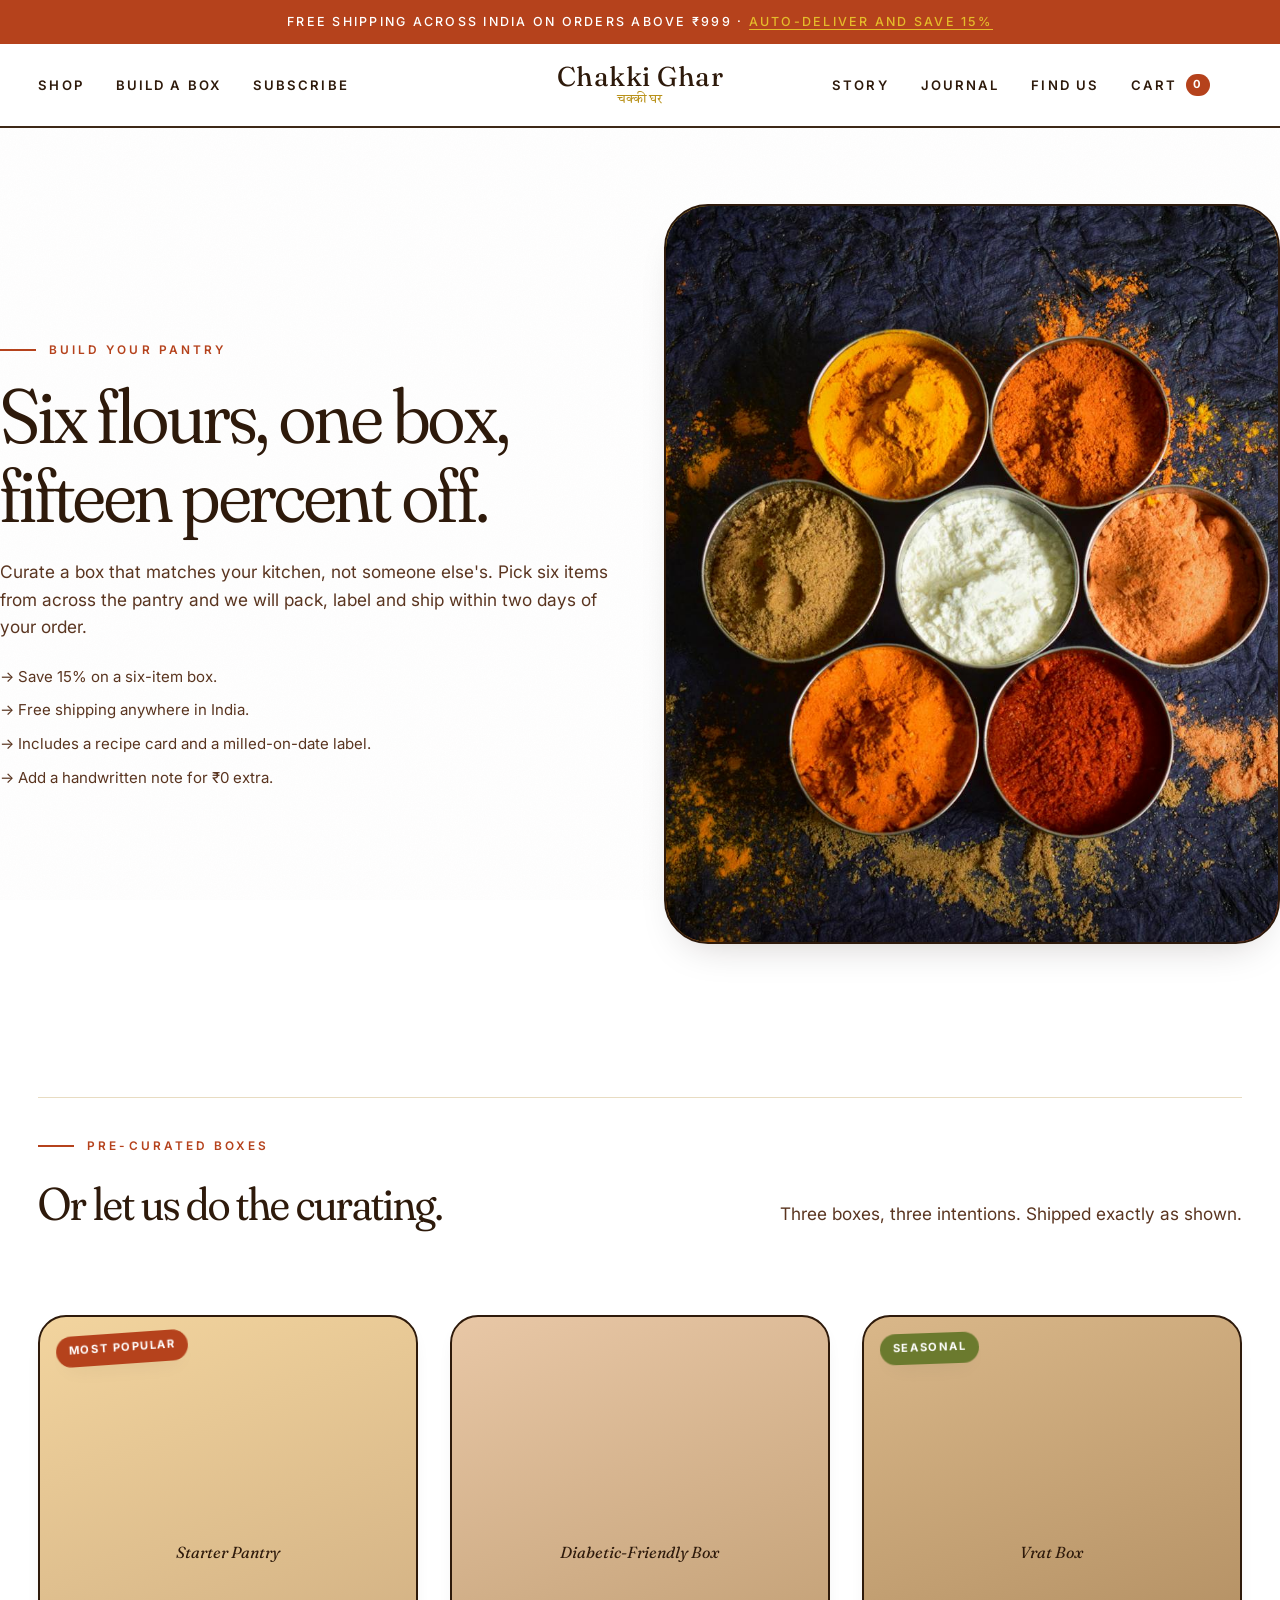
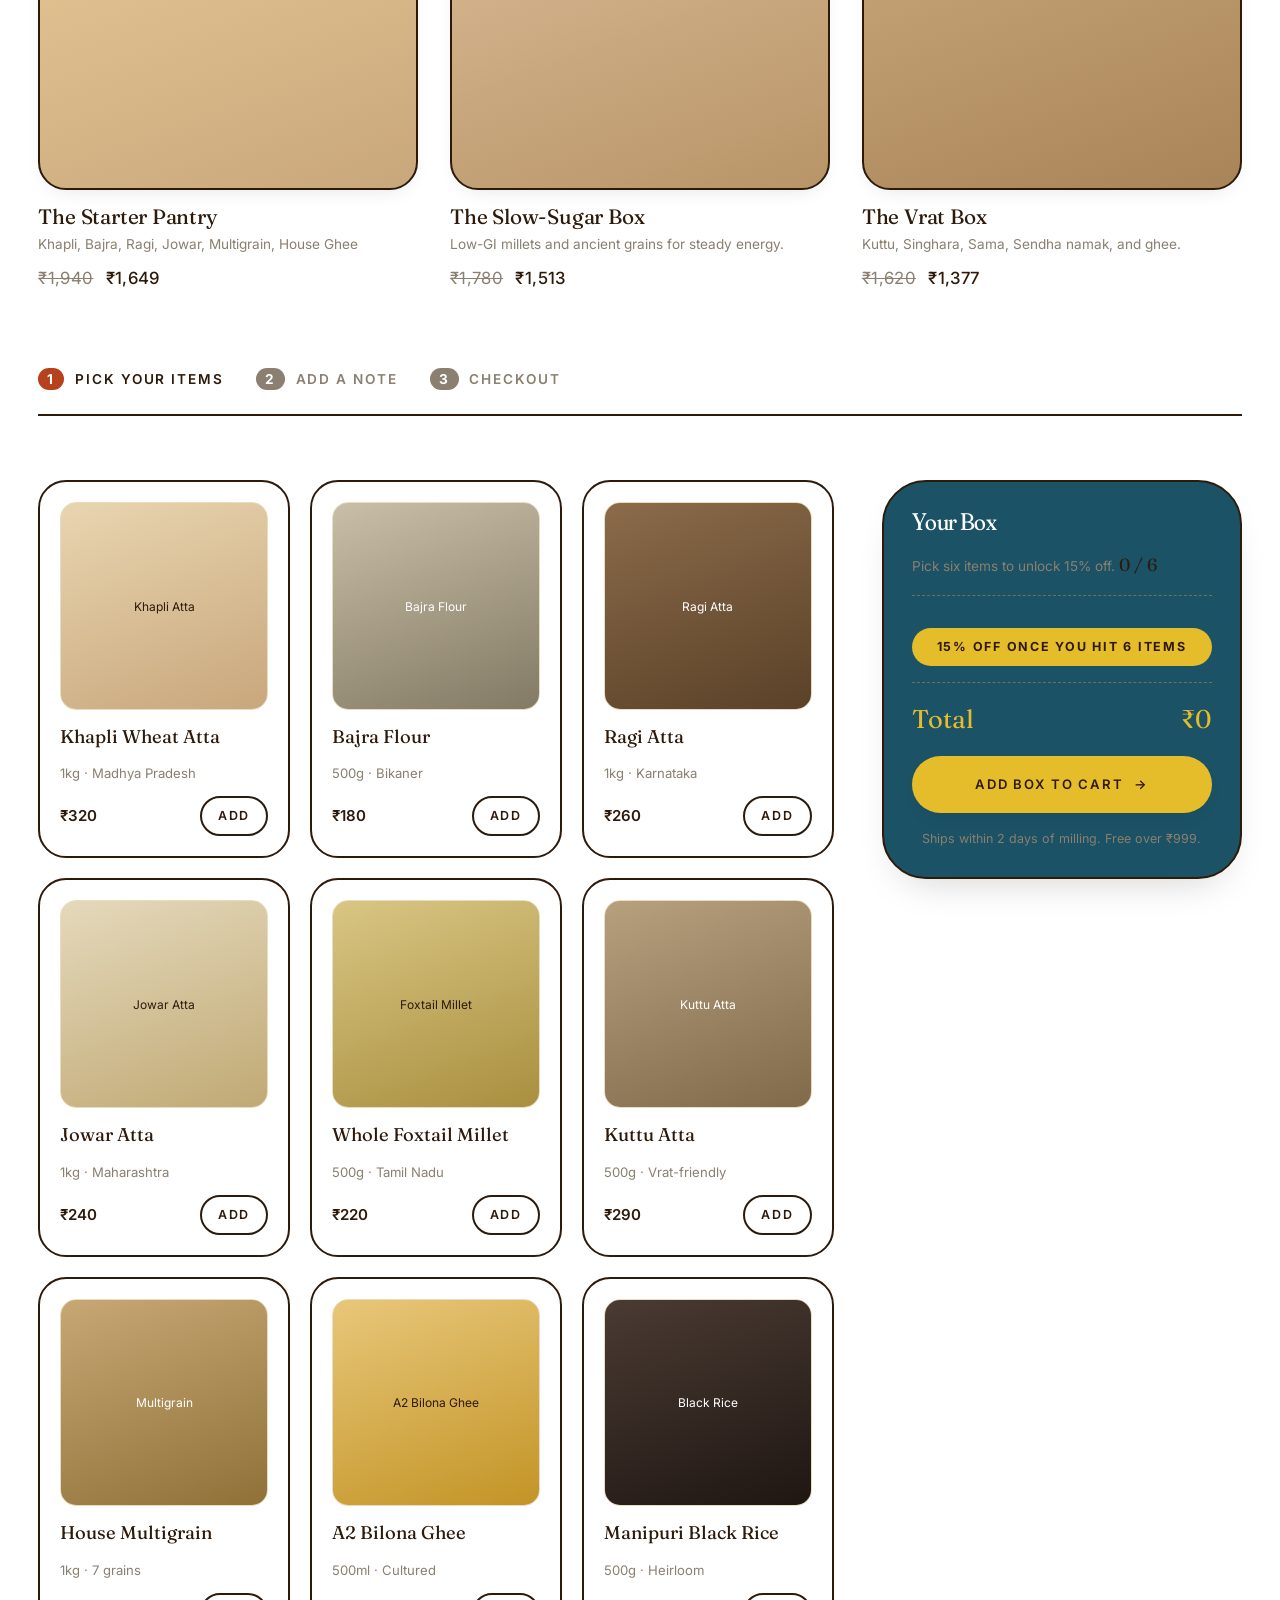
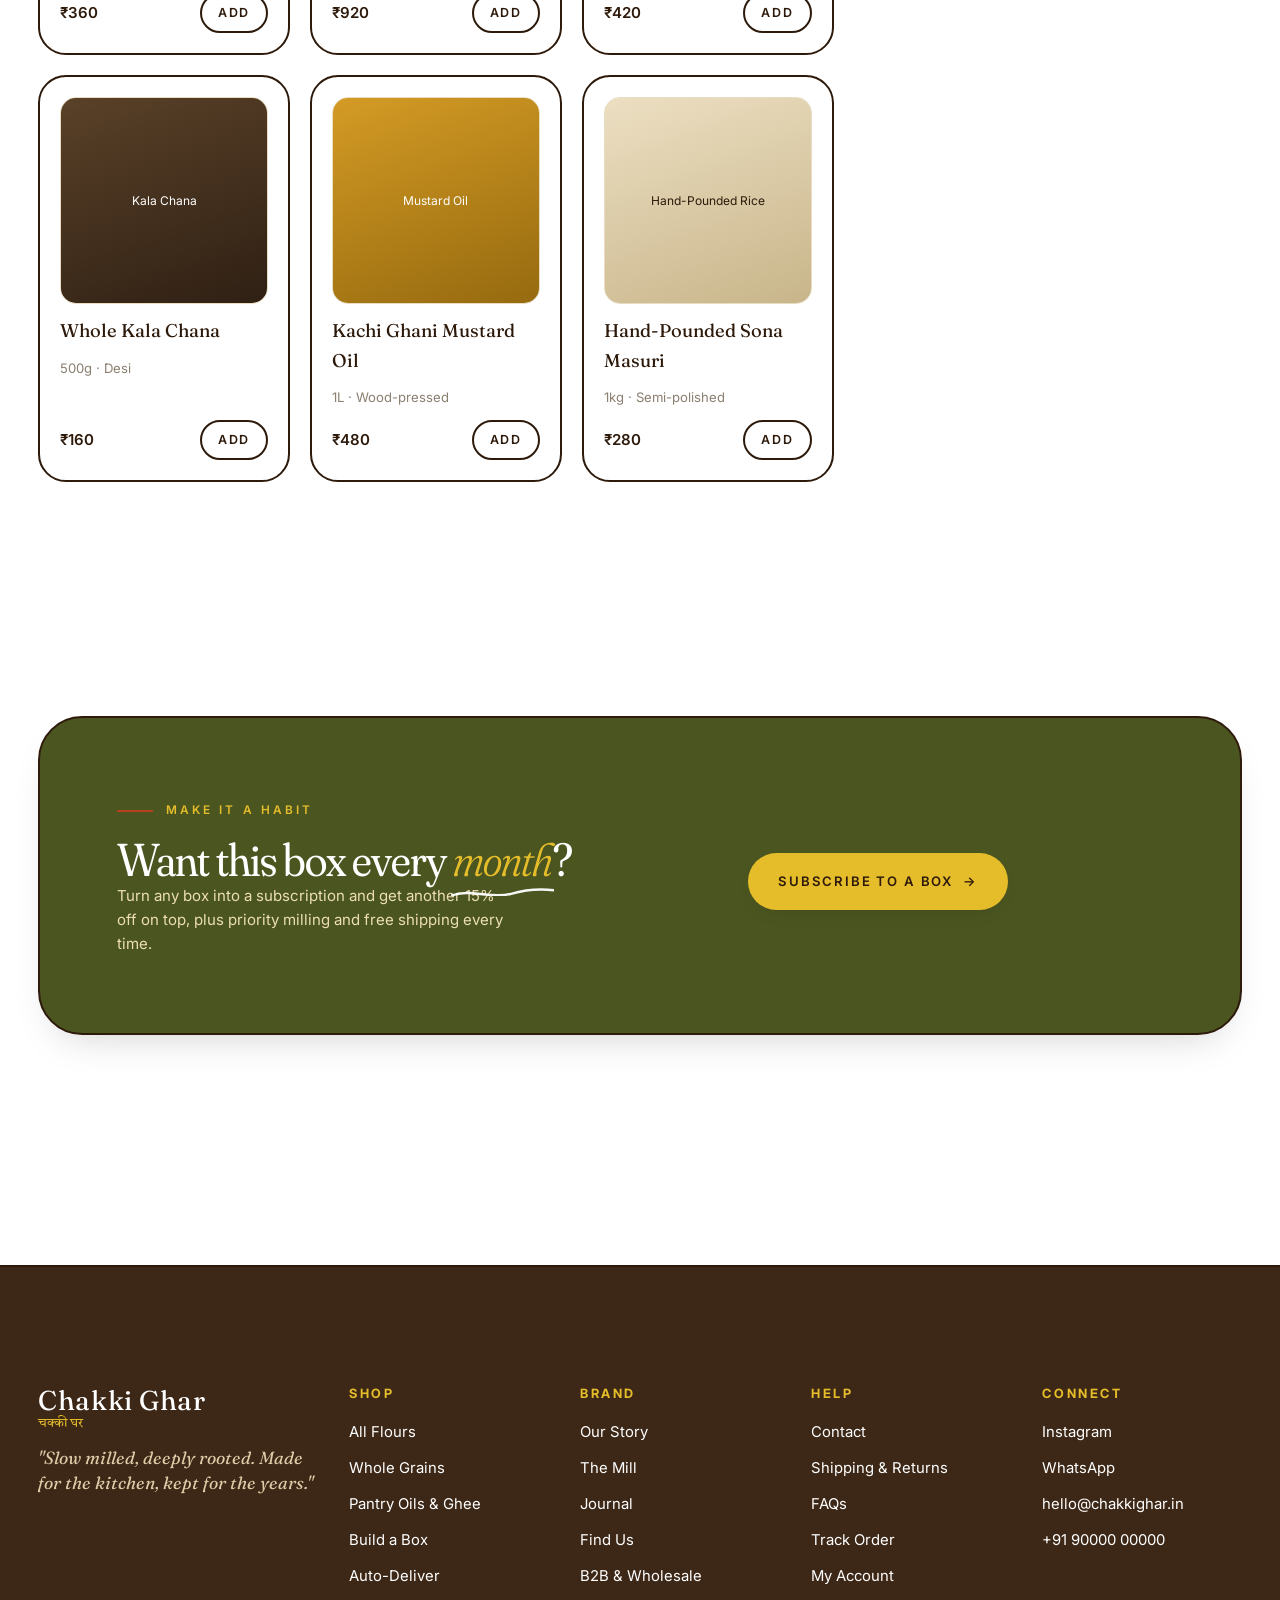
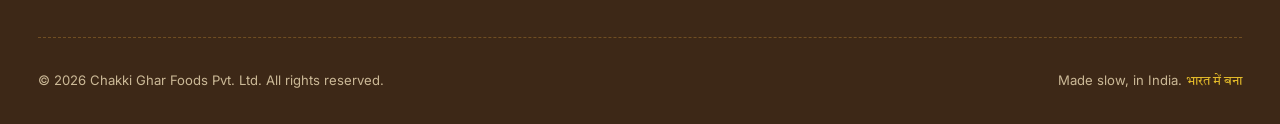
<file: bundles.html>
<!doctype html>
<html lang="en">
<head>
  <meta charset="utf-8" />
  <meta name="viewport" content="width=device-width, initial-scale=1" />
  <title>Build a Box · Chakki Ghar</title>
  <meta name="description" content="Curate your own pantry box. Six items, fifteen percent off." />
  <link rel="preconnect" href="https://fonts.googleapis.com" />
  <link rel="preconnect" href="https://fonts.gstatic.com" crossorigin />
  <link href="https://fonts.googleapis.com/css2?family=Fraunces:ital,opsz,wght,SOFT@0,9..144,300..600,30..100;1,9..144,300..600,30..100&family=Inter:wght@400;500;600&family=Tiro+Devanagari+Hindi:ital@0;1&display=swap" rel="stylesheet" />
  <link rel="stylesheet" href="assets/css/styles.css" />
</head>
<body>

  <div class="top-bar">Free shipping across India on orders above ₹999 · <a href="subscribe.html">Auto-deliver and save 15%</a></div>

  <header class="site-header">
    <nav class="nav">
      <ul class="nav-links left">
        <li><a href="shop.html">Shop</a></li>
        <li><a href="bundles.html">Build a Box</a></li>
        <li><a href="subscribe.html">Subscribe</a></li>
      </ul>
      <a href="index.html" class="logo">Chakki Ghar<span class="sub deva">चक्की घर</span></a>
      <ul class="nav-links right">
        <li><a href="story.html">Story</a></li>
        <li><a href="journal.html">Journal</a></li>
        <li><a href="locator.html">Find Us</a></li>
        <li><button class="icon-btn"><span class="nav-text">Cart</span><span class="cart-count">0</span></button></li>
        <li><button class="mobile-toggle" id="menuToggle"><span></span><span></span><span></span></button></li>
      </ul>
    </nav>
  </header>

  <nav class="mobile-menu" id="mobileMenu">
    <button class="mobile-close" id="menuClose">Close</button>
    <a href="shop.html">Shop</a><a href="bundles.html">Build a Box</a><a href="subscribe.html">Subscribe</a>
    <a href="story.html">Story</a><a href="journal.html">Journal</a><a href="locator.html">Find Us</a>
  </nav>

  <!-- HERO -->
  <section class="container bundle-hero">
    <div class="reveal">
      <span class="eyebrow">Build Your Pantry</span>
      <h1 style="margin-top: 1rem;">Six flours, one box, fifteen percent off.</h1>
      <p class="lede" style="margin-bottom: 1.5rem;">Curate a box that matches your kitchen, not someone else's. Pick six items from across the pantry and we will pack, label and ship within two days of your order.</p>
      <ul style="list-style: none; display: flex; flex-direction: column; gap: 0.6rem; margin: 1.5rem 0; color: var(--ink-soft);">
        <li>→ Save 15% on a six-item box.</li>
        <li>→ Free shipping anywhere in India.</li>
        <li>→ Includes a recipe card and a milled-on-date label.</li>
        <li>→ Add a handwritten note for ₹0 extra.</li>
      </ul>
    </div>
    <div class="image reveal">
      <img src="assets/images/stock/spices-flatlay.jpg" alt="Editorial flatlay of pantry jars and spices" />
    </div>
  </section>

  <!-- PRESET BOXES -->
  <section class="section-tight">
    <div class="container">
      <div class="section-head reveal">
        <div><span class="eyebrow">Pre-Curated Boxes</span><h2>Or let us do the curating.</h2></div>
        <p class="lede">Three boxes, three intentions. Shipped exactly as shown.</p>
      </div>
      <div class="product-grid" style="grid-template-columns: repeat(3, 1fr);">
        <a href="#" class="product-card reveal">
          <div class="media"><div class="img-placeholder">Starter Pantry</div><div class="badge">Most Popular</div></div>
          <div class="info">
            <span class="name">The Starter Pantry</span>
            <span class="meta">Khapli, Bajra, Ragi, Jowar, Multigrain, House Ghee</span>
            <span class="price"><s>₹1,940</s> ₹1,649</span>
          </div>
        </a>
        <a href="#" class="product-card reveal">
          <div class="media"><div class="img-placeholder">Diabetic-Friendly Box</div></div>
          <div class="info">
            <span class="name">The Slow-Sugar Box</span>
            <span class="meta">Low-GI millets and ancient grains for steady energy.</span>
            <span class="price"><s>₹1,780</s> ₹1,513</span>
          </div>
        </a>
        <a href="#" class="product-card reveal">
          <div class="media"><div class="img-placeholder">Vrat Box</div><div class="badge">Seasonal</div></div>
          <div class="info">
            <span class="name">The Vrat Box</span>
            <span class="meta">Kuttu, Singhara, Sama, Sendha namak, and ghee.</span>
            <span class="price"><s>₹1,620</s> ₹1,377</span>
          </div>
        </a>
      </div>
    </div>
  </section>

  <!-- BUILDER -->
  <section class="container">
    <div class="builder-steps reveal">
      <span class="step active"><span class="num">1</span> Pick your items</span>
      <span class="step"><span class="num">2</span> Add a note</span>
      <span class="step"><span class="num">3</span> Checkout</span>
    </div>

    <div class="bundle-builder">
      <div>
        <div class="builder-grid reveal">
          <div class="b-card" data-price="320">
            <div class="media"><div class="img-placeholder" style="position:absolute;inset:0;display:grid;place-items:center;background:linear-gradient(160deg, #E8D5B0, #C9A77C);font-size:0.75rem;color:var(--ink);">Khapli Atta</div></div>
            <span class="name">Khapli Wheat Atta</span>
            <span class="meta">1kg · Madhya Pradesh</span>
            <div class="add"><span class="price">₹320</span><button>Add</button></div>
          </div>
          <div class="b-card" data-price="180">
            <div class="media"><div class="img-placeholder" style="position:absolute;inset:0;display:grid;place-items:center;background:linear-gradient(160deg, #C9BFA8, #837A65);font-size:0.75rem;color:var(--paper);">Bajra Flour</div></div>
            <span class="name">Bajra Flour</span>
            <span class="meta">500g · Bikaner</span>
            <div class="add"><span class="price">₹180</span><button>Add</button></div>
          </div>
          <div class="b-card" data-price="260">
            <div class="media"><div class="img-placeholder" style="position:absolute;inset:0;display:grid;place-items:center;background:linear-gradient(160deg, #8B6B4A, #5A4128);font-size:0.75rem;color:var(--paper);">Ragi Atta</div></div>
            <span class="name">Ragi Atta</span>
            <span class="meta">1kg · Karnataka</span>
            <div class="add"><span class="price">₹260</span><button>Add</button></div>
          </div>
          <div class="b-card" data-price="240">
            <div class="media"><div class="img-placeholder" style="position:absolute;inset:0;display:grid;place-items:center;background:linear-gradient(160deg, #E5D9BC, #C0A974);font-size:0.75rem;color:var(--ink);">Jowar Atta</div></div>
            <span class="name">Jowar Atta</span>
            <span class="meta">1kg · Maharashtra</span>
            <div class="add"><span class="price">₹240</span><button>Add</button></div>
          </div>
          <div class="b-card" data-price="220">
            <div class="media"><div class="img-placeholder" style="position:absolute;inset:0;display:grid;place-items:center;background:linear-gradient(160deg, #D9C684, #A98F3F);font-size:0.75rem;color:var(--ink);">Foxtail Millet</div></div>
            <span class="name">Whole Foxtail Millet</span>
            <span class="meta">500g · Tamil Nadu</span>
            <div class="add"><span class="price">₹220</span><button>Add</button></div>
          </div>
          <div class="b-card" data-price="290">
            <div class="media"><div class="img-placeholder" style="position:absolute;inset:0;display:grid;place-items:center;background:linear-gradient(160deg, #B6A07E, #806A4A);font-size:0.75rem;color:var(--paper);">Kuttu Atta</div></div>
            <span class="name">Kuttu Atta</span>
            <span class="meta">500g · Vrat-friendly</span>
            <div class="add"><span class="price">₹290</span><button>Add</button></div>
          </div>
          <div class="b-card" data-price="360">
            <div class="media"><div class="img-placeholder" style="position:absolute;inset:0;display:grid;place-items:center;background:linear-gradient(160deg, #C7A875, #8F7138);font-size:0.75rem;color:var(--paper);">Multigrain</div></div>
            <span class="name">House Multigrain</span>
            <span class="meta">1kg · 7 grains</span>
            <div class="add"><span class="price">₹360</span><button>Add</button></div>
          </div>
          <div class="b-card" data-price="920">
            <div class="media"><div class="img-placeholder" style="position:absolute;inset:0;display:grid;place-items:center;background:linear-gradient(160deg, #E8C77A, #C39426);font-size:0.75rem;color:var(--ink);">A2 Bilona Ghee</div></div>
            <span class="name">A2 Bilona Ghee</span>
            <span class="meta">500ml · Cultured</span>
            <div class="add"><span class="price">₹920</span><button>Add</button></div>
          </div>
          <div class="b-card" data-price="420">
            <div class="media"><div class="img-placeholder" style="position:absolute;inset:0;display:grid;place-items:center;background:linear-gradient(160deg, #4A3B33, #1F1612);font-size:0.75rem;color:var(--paper);">Black Rice</div></div>
            <span class="name">Manipuri Black Rice</span>
            <span class="meta">500g · Heirloom</span>
            <div class="add"><span class="price">₹420</span><button>Add</button></div>
          </div>
          <div class="b-card" data-price="160">
            <div class="media"><div class="img-placeholder" style="position:absolute;inset:0;display:grid;place-items:center;background:linear-gradient(160deg, #5A4128, #2F2014);font-size:0.75rem;color:var(--paper);">Kala Chana</div></div>
            <span class="name">Whole Kala Chana</span>
            <span class="meta">500g · Desi</span>
            <div class="add"><span class="price">₹160</span><button>Add</button></div>
          </div>
          <div class="b-card" data-price="480">
            <div class="media"><div class="img-placeholder" style="position:absolute;inset:0;display:grid;place-items:center;background:linear-gradient(160deg, #D49B25, #966A0F);font-size:0.75rem;color:var(--paper);">Mustard Oil</div></div>
            <span class="name">Kachi Ghani Mustard Oil</span>
            <span class="meta">1L · Wood-pressed</span>
            <div class="add"><span class="price">₹480</span><button>Add</button></div>
          </div>
          <div class="b-card" data-price="280">
            <div class="media"><div class="img-placeholder" style="position:absolute;inset:0;display:grid;place-items:center;background:linear-gradient(160deg, #ECDFC2, #C8B58A);font-size:0.75rem;color:var(--ink);">Hand-Pounded Rice</div></div>
            <span class="name">Hand-Pounded Sona Masuri</span>
            <span class="meta">1kg · Semi-polished</span>
            <div class="add"><span class="price">₹280</span><button>Add</button></div>
          </div>
        </div>
      </div>

      <aside class="bundle-summary reveal">
        <h3>Your Box</h3>
        <p style="font-size: 0.85rem; color: var(--warm-grey);">
          Pick six items to unlock 15% off. <span id="bundleCounter" style="font-family: var(--font-display); font-size: 1.1rem; color: var(--ink);">0 / 6</span>
        </p>
        <ul id="bundleList">
          <li style="color: var(--warm-grey); justify-content: center;">Your box is empty</li>
        </ul>
        <div class="save-tag">15% OFF once you hit 6 items</div>
        <div class="totals" id="bundleTotals">
          <span>Total</span><span>₹0</span>
        </div>
        <button class="btn btn-primary" style="width: 100%; justify-content: center; margin-top: 1rem;">Add Box to Cart <span class="arrow">→</span></button>
        <small style="display: block; text-align: center; margin-top: 1rem; color: var(--warm-grey);">Ships within 2 days of milling. Free over ₹999.</small>
      </aside>
    </div>
  </section>

  <section class="section-tight">
    <div class="container">
      <div class="cta-strip reveal">
        <div>
          <span class="eyebrow" style="color: var(--turmeric);">Make it a Habit</span>
          <h2 style="margin-top: 1rem;">Want this box every <em>month</em>?</h2>
          <p>Turn any box into a subscription and get another 15% off on top, plus priority milling and free shipping every time.</p>
        </div>
        <div class="actions">
          <a href="subscribe.html" class="btn btn-primary">Subscribe to a Box <span class="arrow">→</span></a>
        </div>
      </div>
    </div>
  </section>

  <footer class="site-footer">
    <div class="container">
      <div class="footer-grid">
        <div class="brand-block"><div class="logo">Chakki Ghar<span class="sub deva" style="color: var(--turmeric);">चक्की घर</span></div><p>"Slow milled, deeply rooted. Made for the kitchen, kept for the years."</p></div>
        <div><h4>Shop</h4><ul><li><a href="shop.html">All Flours</a></li><li><a href="shop.html">Whole Grains</a></li><li><a href="shop.html">Pantry Oils &amp; Ghee</a></li><li><a href="bundles.html">Build a Box</a></li><li><a href="subscribe.html">Auto-Deliver</a></li></ul></div>
        <div><h4>Brand</h4><ul><li><a href="story.html">Our Story</a></li><li><a href="story.html">The Mill</a></li><li><a href="journal.html">Journal</a></li><li><a href="locator.html">Find Us</a></li><li><a href="locator.html">B2B &amp; Wholesale</a></li></ul></div>
        <div><h4>Help</h4><ul><li><a href="#">Contact</a></li><li><a href="#">Shipping &amp; Returns</a></li><li><a href="#">FAQs</a></li><li><a href="#">Track Order</a></li><li><a href="#">My Account</a></li></ul></div>
        <div><h4>Connect</h4><ul><li><a href="#">Instagram</a></li><li><a href="#">WhatsApp</a></li><li><a href="mailto:hello@chakkighar.in">hello@chakkighar.in</a></li><li><a href="tel:+919000000000">+91 90000 00000</a></li></ul></div>
      </div>
      <div class="footer-bottom"><span>© 2026 Chakki Ghar Foods Pvt. Ltd. All rights reserved.</span><span>Made slow, in India. <span class="deva" style="color: var(--turmeric);">भारत में बना</span></span></div>
    </div>
  </footer>

  <script src="assets/js/main.js"></script>
</body>
</html>
</file>
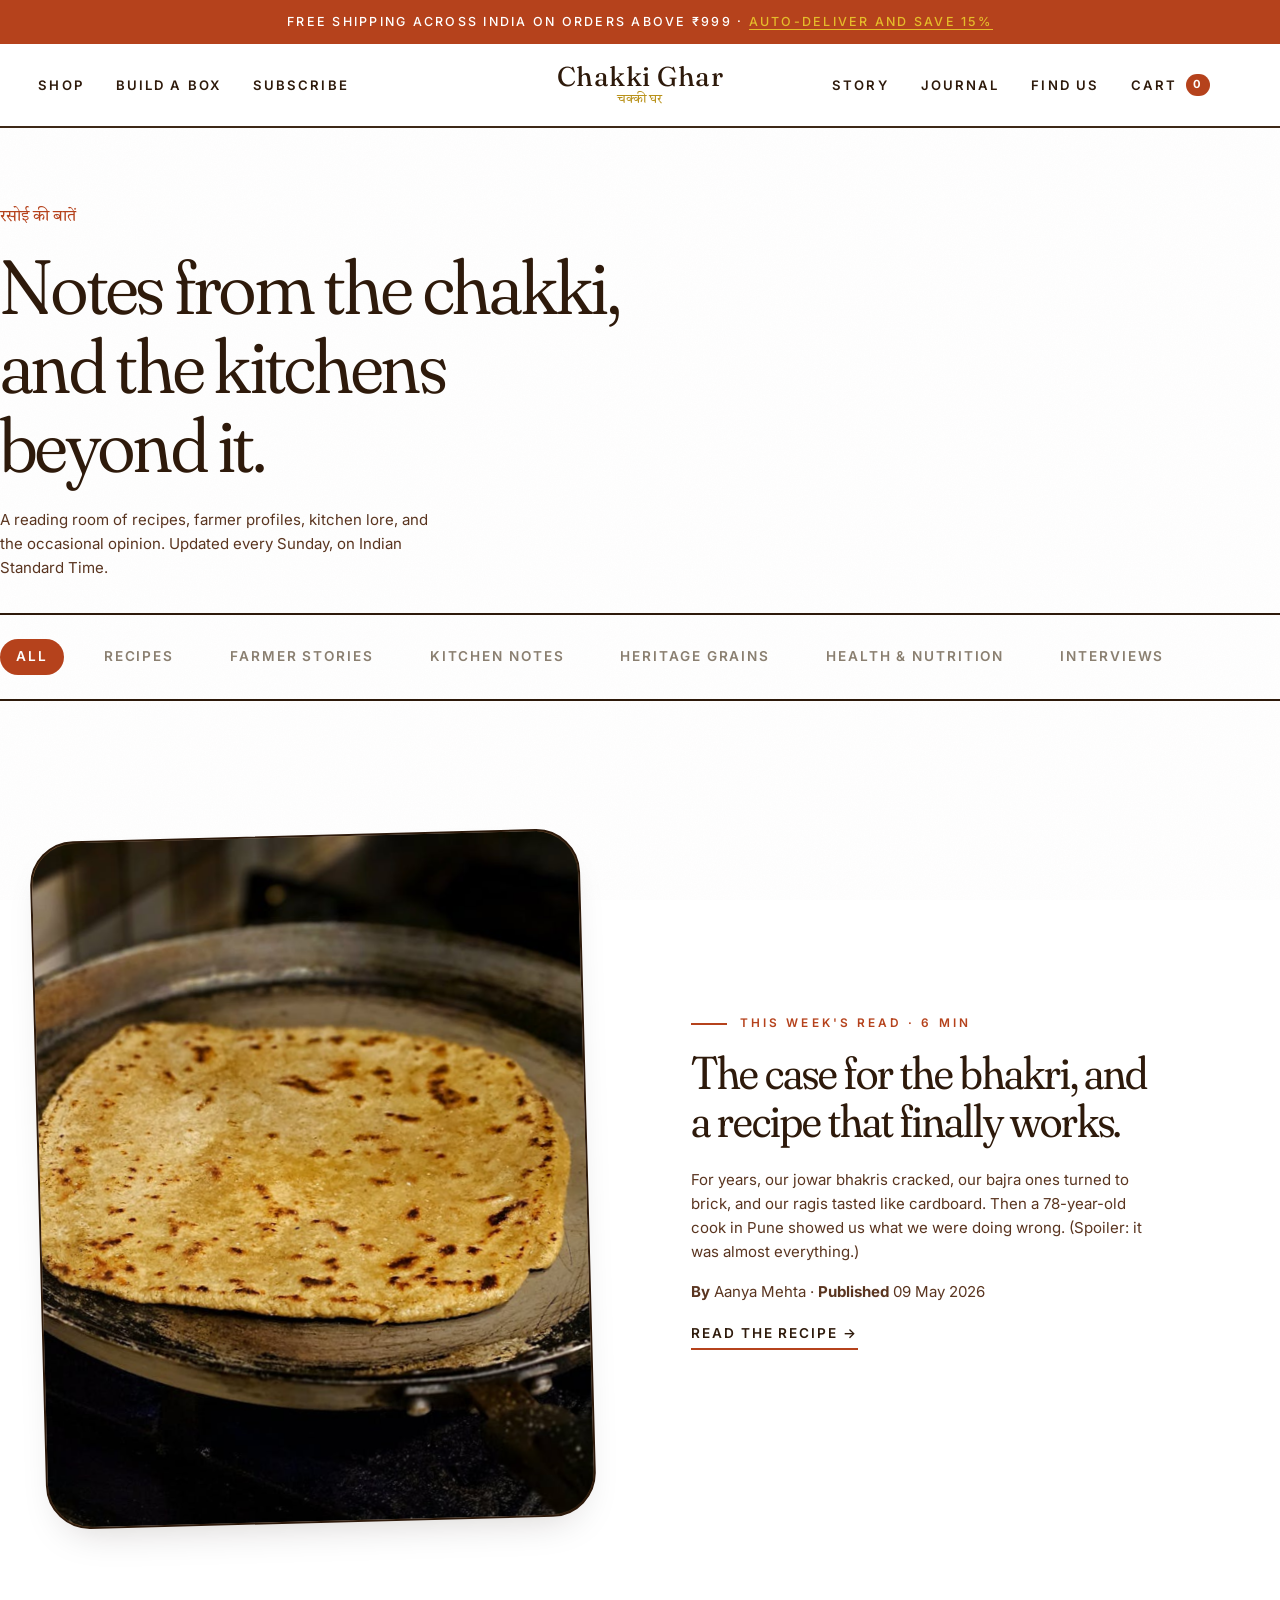
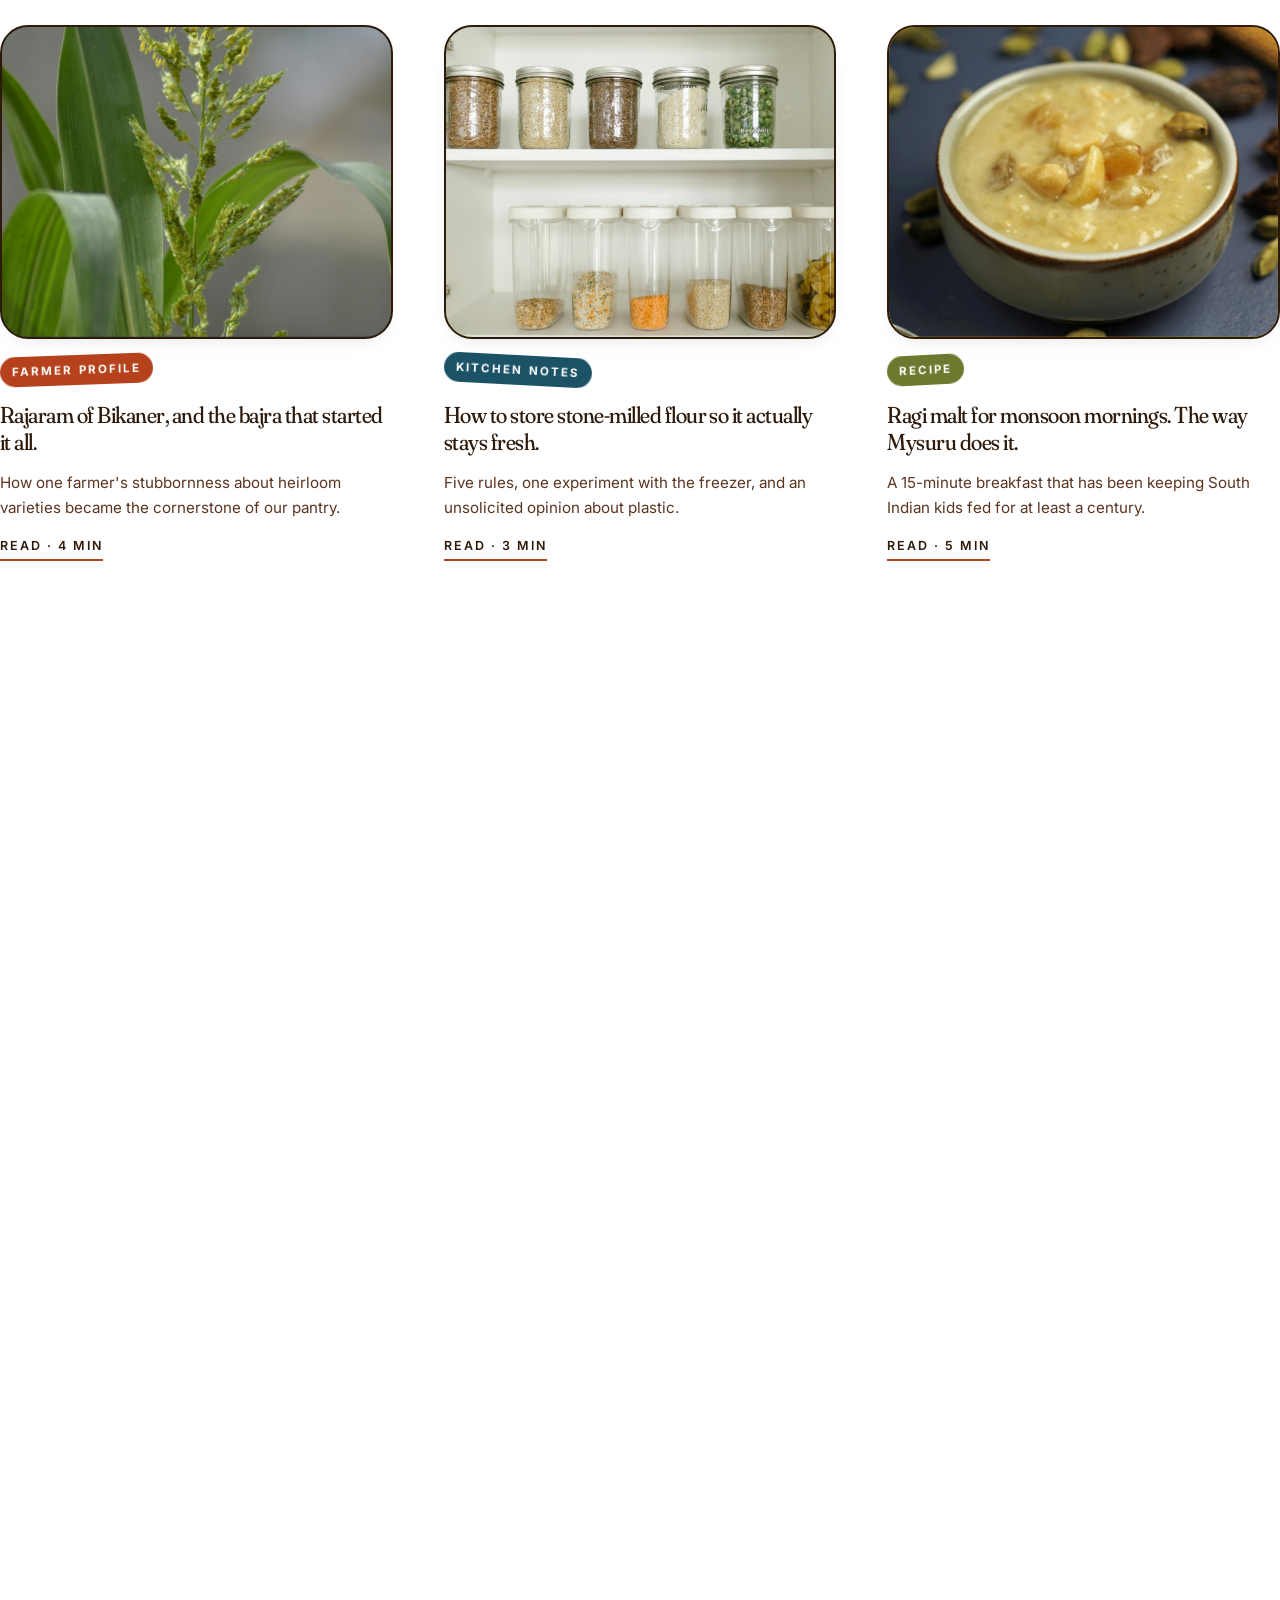
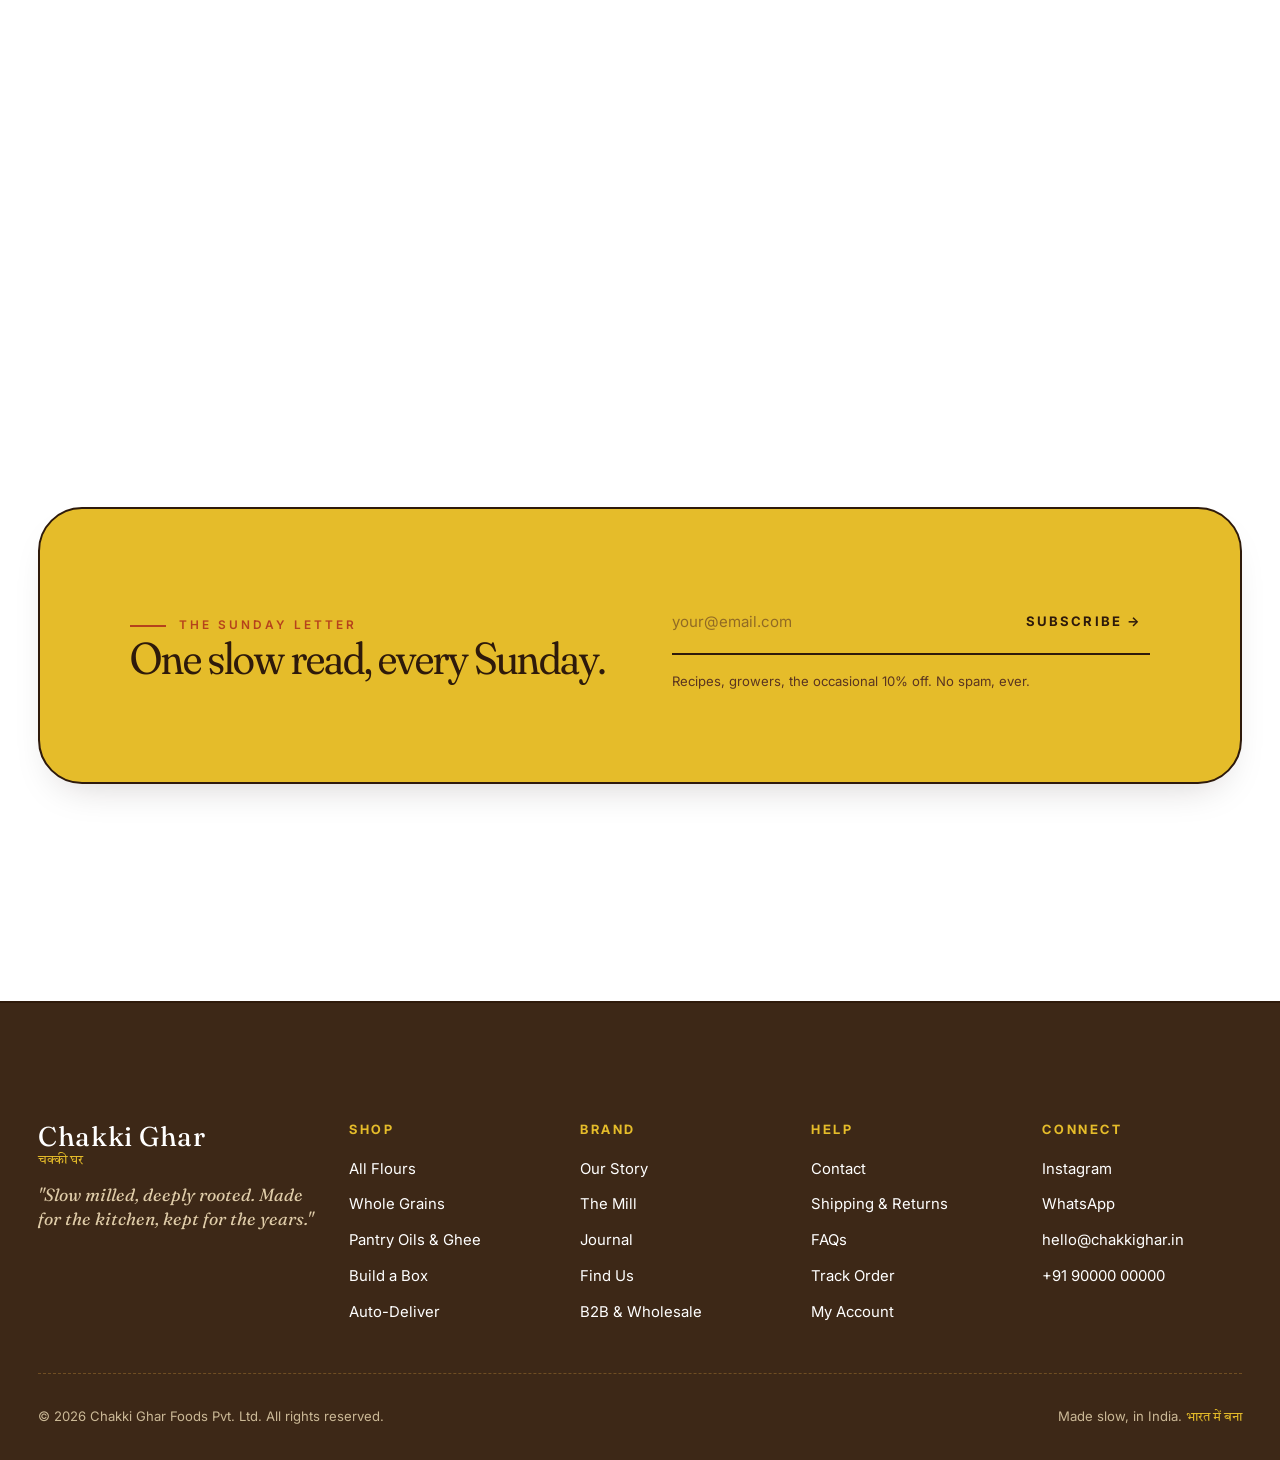
<file: journal.html>
<!doctype html>
<html lang="en">
<head>
  <meta charset="utf-8" />
  <meta name="viewport" content="width=device-width, initial-scale=1" />
  <title>The Journal · Chakki Ghar</title>
  <meta name="description" content="Recipes, farmer profiles, kitchen lore. Read slowly, ideally with chai." />
  <link rel="preconnect" href="https://fonts.googleapis.com" />
  <link rel="preconnect" href="https://fonts.gstatic.com" crossorigin />
  <link href="https://fonts.googleapis.com/css2?family=Fraunces:ital,opsz,wght,SOFT@0,9..144,300..600,30..100;1,9..144,300..600,30..100&family=Inter:wght@400;500;600&family=Tiro+Devanagari+Hindi:ital@0;1&display=swap" rel="stylesheet" />
  <link rel="stylesheet" href="assets/css/styles.css" />
</head>
<body>

  <div class="top-bar">Free shipping across India on orders above ₹999 · <a href="subscribe.html">Auto-deliver and save 15%</a></div>

  <header class="site-header">
    <nav class="nav">
      <ul class="nav-links left">
        <li><a href="shop.html">Shop</a></li>
        <li><a href="bundles.html">Build a Box</a></li>
        <li><a href="subscribe.html">Subscribe</a></li>
      </ul>
      <a href="index.html" class="logo">Chakki Ghar<span class="sub deva">चक्की घर</span></a>
      <ul class="nav-links right">
        <li><a href="story.html">Story</a></li>
        <li><a href="journal.html">Journal</a></li>
        <li><a href="locator.html">Find Us</a></li>
        <li><button class="icon-btn"><span class="nav-text">Cart</span><span class="cart-count">0</span></button></li>
        <li><button class="mobile-toggle" id="menuToggle"><span></span><span></span><span></span></button></li>
      </ul>
    </nav>
  </header>

  <nav class="mobile-menu" id="mobileMenu">
    <button class="mobile-close" id="menuClose">Close</button>
    <a href="shop.html">Shop</a><a href="bundles.html">Build a Box</a><a href="subscribe.html">Subscribe</a>
    <a href="story.html">Story</a><a href="journal.html">Journal</a><a href="locator.html">Find Us</a>
  </nav>

  <section class="container journal-hero">
    <span class="deva reveal">रसोई की बातें</span>
    <h1 class="reveal">Notes from the chakki, and the kitchens beyond it.</h1>
    <p class="reveal">A reading room of recipes, farmer profiles, kitchen lore, and the occasional opinion. Updated every Sunday, on Indian Standard Time.</p>

    <div class="j-tabs reveal">
      <a href="#" class="active">All</a>
      <a href="#">Recipes</a>
      <a href="#">Farmer Stories</a>
      <a href="#">Kitchen Notes</a>
      <a href="#">Heritage Grains</a>
      <a href="#">Health &amp; Nutrition</a>
      <a href="#">Interviews</a>
    </div>
  </section>

  <!-- Featured story -->
  <section class="container">
    <div class="story-split reveal" style="margin-bottom: 4rem;">
      <div class="media">
        <img src="assets/images/stock/roti-tawa.jpg" alt="Bhakri cooking on a traditional pan" />
      </div>
      <div class="copy">
        <span class="eyebrow">This Week's Read · 6 min</span>
        <h2 style="margin-top: 1rem;">The case for the bhakri, and a recipe that finally works.</h2>
        <p>For years, our jowar bhakris cracked, our bajra ones turned to brick, and our ragis tasted like cardboard. Then a 78-year-old cook in Pune showed us what we were doing wrong. (Spoiler: it was almost everything.)</p>
        <p><strong>By</strong> Aanya Mehta · <strong>Published</strong> 09 May 2026</p>
        <a href="#" class="btn-text">Read the Recipe <span class="arrow">→</span></a>
      </div>
    </div>
  </section>

  <!-- Grid of journal entries -->
  <section class="container section" style="padding-top: 0;">
    <div class="journal-grid" style="grid-template-columns: repeat(3, 1fr);">
      <a href="#" class="j-card reveal">
        <div class="media"><img src="assets/images/stock/millet-stalks.jpg" alt="Bajra stalks in a field at golden hour" /></div>
        <span class="tag">Farmer Profile</span>
        <h3>Rajaram of Bikaner, and the bajra that started it all.</h3>
        <p>How one farmer's stubbornness about heirloom varieties became the cornerstone of our pantry.</p>
        <span class="read-more">Read · 4 min</span>
      </a>
      <a href="#" class="j-card reveal">
        <div class="media"><img src="assets/images/stock/pantry-jars.jpg" alt="Glass jars of grains stacked on a wooden shelf" /></div>
        <span class="tag">Kitchen Notes</span>
        <h3>How to store stone-milled flour so it actually stays fresh.</h3>
        <p>Five rules, one experiment with the freezer, and an unsolicited opinion about plastic.</p>
        <span class="read-more">Read · 3 min</span>
      </a>
      <a href="#" class="j-card reveal">
        <div class="media"><img src="assets/images/stock/ghee-kheer.jpg" alt="Warm bowl of ragi porridge" /></div>
        <span class="tag">Recipe</span>
        <h3>Ragi malt for monsoon mornings. The way Mysuru does it.</h3>
        <p>A 15-minute breakfast that has been keeping South Indian kids fed for at least a century.</p>
        <span class="read-more">Read · 5 min</span>
      </a>
      <a href="#" class="j-card reveal">
        <div class="media"><img src="assets/images/stock/wheat-golden.jpg" alt="Heap of khapli wheat grains" /></div>
        <span class="tag">Heritage Grains</span>
        <h3>What is Khapli wheat, and why we are quietly obsessed.</h3>
        <p>The 7,000-year-old grain that the supermarket forgot.</p>
        <span class="read-more">Read · 4 min</span>
      </a>
      <a href="#" class="j-card reveal">
        <div class="media"><img src="assets/images/stock/cookbook-writing.jpg" alt="Handwritten notes on a wooden table" /></div>
        <span class="tag">Health</span>
        <h3>The glycaemic index, gently explained.</h3>
        <p>Why some grains spike your blood sugar and others let it down softly. An interview with Dr. Anu Joseph.</p>
        <span class="read-more">Read · 7 min</span>
      </a>
      <a href="#" class="j-card reveal">
        <div class="media"><img src="assets/images/stock/mortar-spice.jpg" alt="Old chakki turning, dust in the light" /></div>
        <span class="tag">Heritage</span>
        <h3>The mill at Manchawal, still going at 84 years old.</h3>
        <p>A morning at the oldest working chakki in our network, and what it can teach us.</p>
        <span class="read-more">Read · 6 min</span>
      </a>
      <a href="#" class="j-card reveal">
        <div class="media"><img src="assets/images/stock/roti-foil.jpg" alt="Stack of golden parathas" /></div>
        <span class="tag">Recipe</span>
        <h3>The lachha paratha, in a Khapli flour version.</h3>
        <p>It takes patience. It rewards it. With recipe pictures by Tara Khanna.</p>
        <span class="read-more">Read · 5 min</span>
      </a>
      <a href="#" class="j-card reveal">
        <div class="media"><img src="assets/images/stock/farmer-portrait.jpg" alt="Hands sorting millets in a field" /></div>
        <span class="tag">Interview</span>
        <h3>In conversation with Padma Reddy, millet farmer and matriarch.</h3>
        <p>On 40 years of growing kodo, the politics of rice subsidies, and a granddaughter who wants to leave the farm.</p>
        <span class="read-more">Read · 8 min</span>
      </a>
      <a href="#" class="j-card reveal">
        <div class="media"><img src="assets/images/stock/spices-bowls.jpg" alt="Warm spices and ghee in a bowl" /></div>
        <span class="tag">Pantry</span>
        <h3>Why bilona ghee tastes different (and why it should cost more).</h3>
        <p>An honest breakdown of how the cultured method works, and why we charge what we charge.</p>
        <span class="read-more">Read · 4 min</span>
      </a>
    </div>

    <div style="text-align: center; margin-top: 3rem;" class="reveal">
      <a href="#" class="btn btn-outline">Load More Stories <span class="arrow">↓</span></a>
    </div>
  </section>

  <!-- Newsletter -->
  <section class="section">
    <div class="container">
      <div class="newsletter reveal">
        <div>
          <span class="eyebrow">The Sunday Letter</span>
          <h2>One slow read, every Sunday.</h2>
        </div>
        <div>
          <form onsubmit="event.preventDefault(); alert('Thank you. Look out for our first letter this Sunday.');">
            <input type="email" placeholder="your@email.com" required />
            <button type="submit">Subscribe →</button>
          </form>
          <small>Recipes, growers, the occasional 10% off. No spam, ever.</small>
        </div>
      </div>
    </div>
  </section>

  <footer class="site-footer">
    <div class="container">
      <div class="footer-grid">
        <div class="brand-block"><div class="logo">Chakki Ghar<span class="sub deva" style="color: var(--turmeric);">चक्की घर</span></div><p>"Slow milled, deeply rooted. Made for the kitchen, kept for the years."</p></div>
        <div><h4>Shop</h4><ul><li><a href="shop.html">All Flours</a></li><li><a href="shop.html">Whole Grains</a></li><li><a href="shop.html">Pantry Oils &amp; Ghee</a></li><li><a href="bundles.html">Build a Box</a></li><li><a href="subscribe.html">Auto-Deliver</a></li></ul></div>
        <div><h4>Brand</h4><ul><li><a href="story.html">Our Story</a></li><li><a href="story.html">The Mill</a></li><li><a href="journal.html">Journal</a></li><li><a href="locator.html">Find Us</a></li><li><a href="locator.html">B2B &amp; Wholesale</a></li></ul></div>
        <div><h4>Help</h4><ul><li><a href="#">Contact</a></li><li><a href="#">Shipping &amp; Returns</a></li><li><a href="#">FAQs</a></li><li><a href="#">Track Order</a></li><li><a href="#">My Account</a></li></ul></div>
        <div><h4>Connect</h4><ul><li><a href="#">Instagram</a></li><li><a href="#">WhatsApp</a></li><li><a href="mailto:hello@chakkighar.in">hello@chakkighar.in</a></li><li><a href="tel:+919000000000">+91 90000 00000</a></li></ul></div>
      </div>
      <div class="footer-bottom"><span>© 2026 Chakki Ghar Foods Pvt. Ltd. All rights reserved.</span><span>Made slow, in India. <span class="deva" style="color: var(--turmeric);">भारत में बना</span></span></div>
    </div>
  </footer>

  <script src="assets/js/main.js"></script>
</body>
</html>
</file>
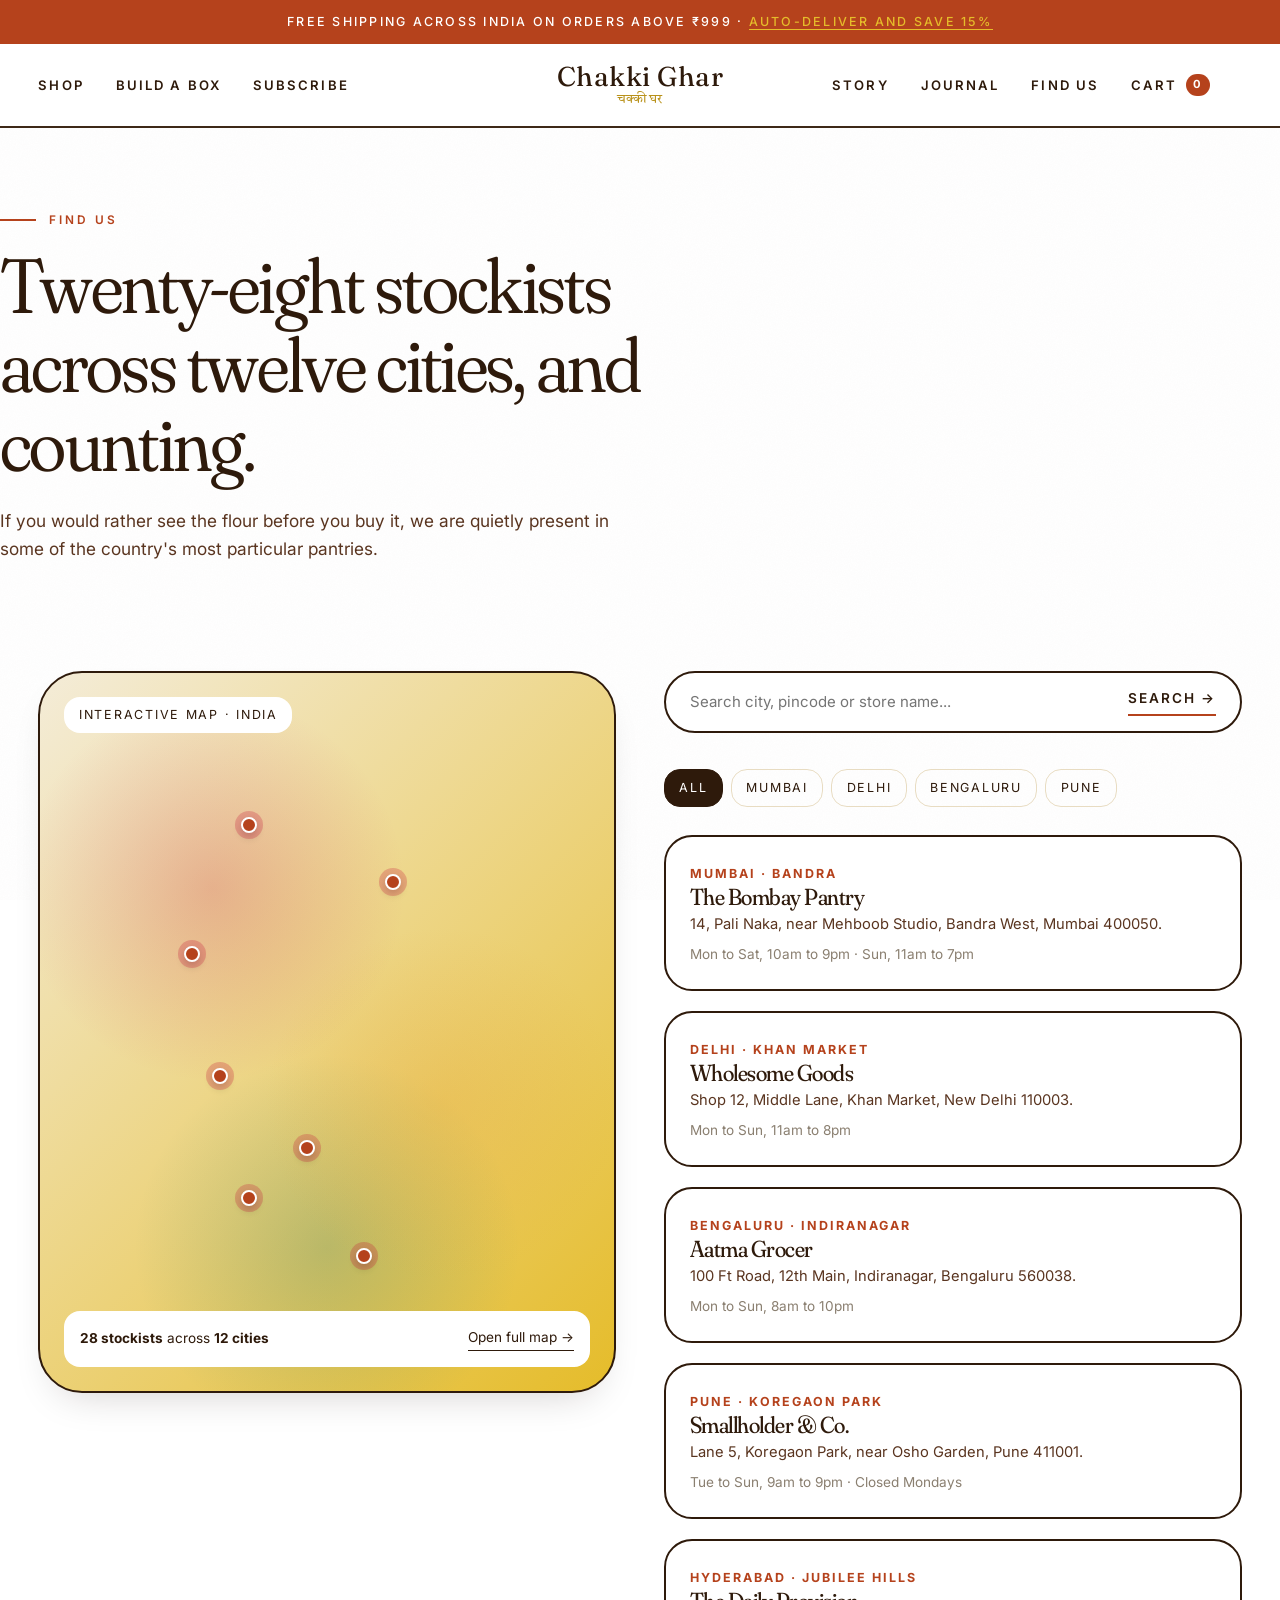
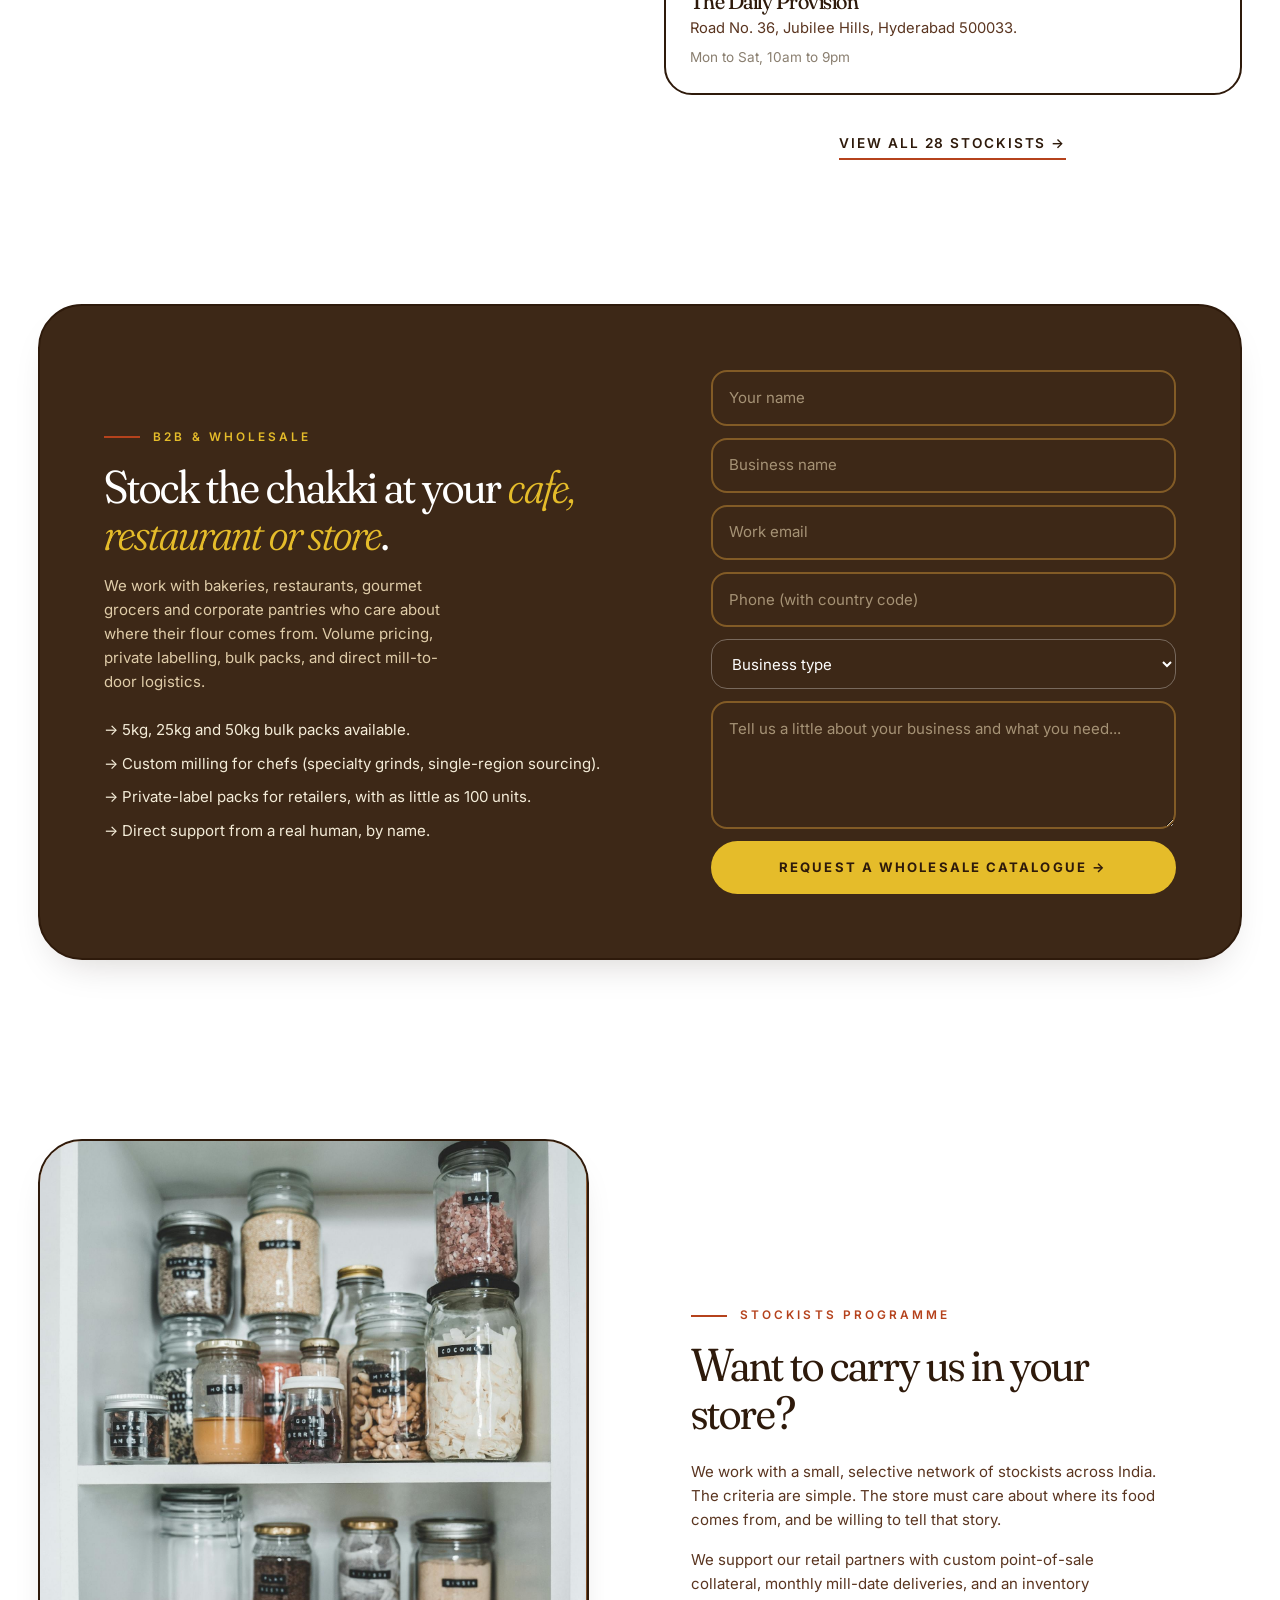
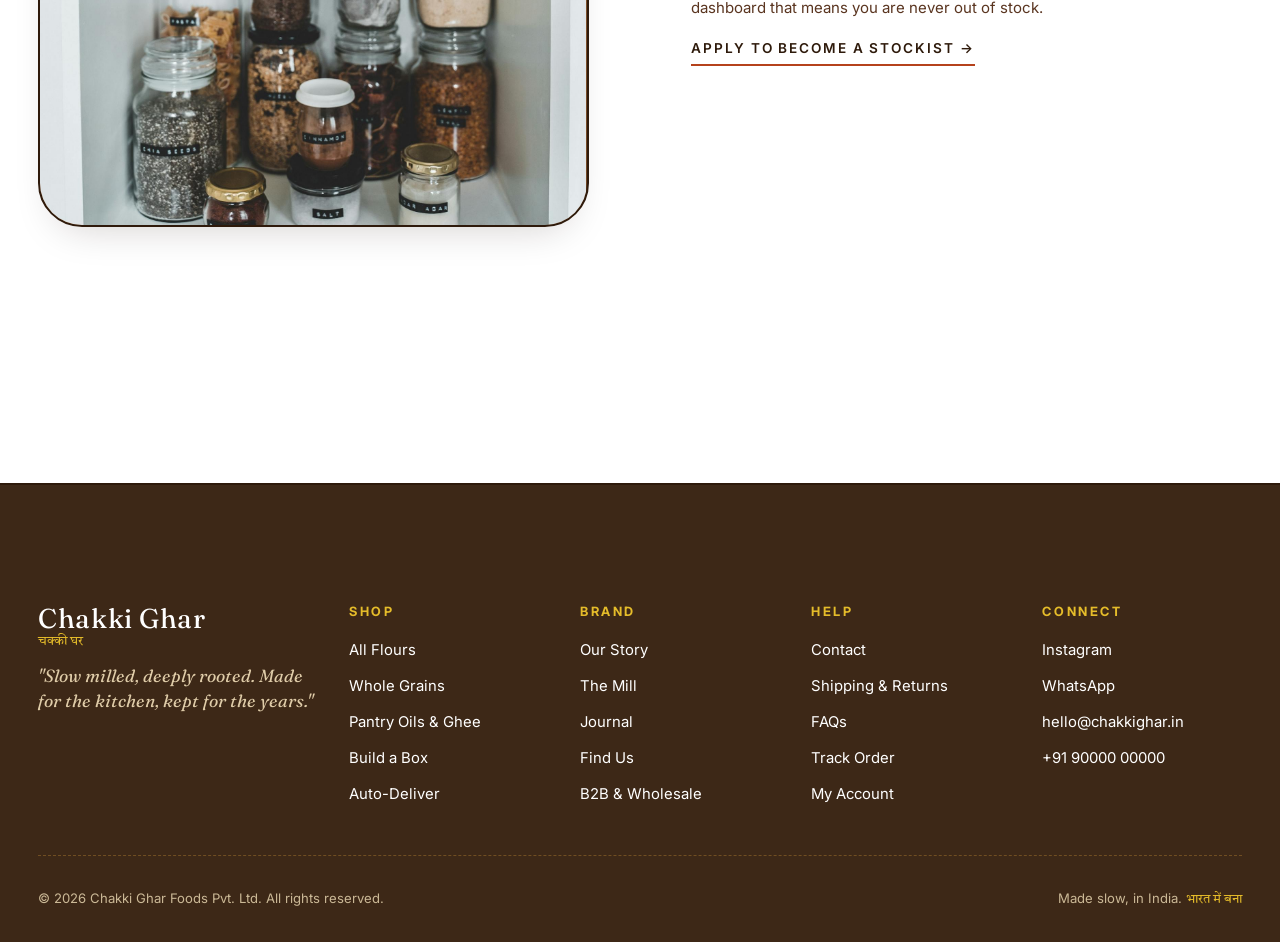
<file: locator.html>
<!doctype html>
<html lang="en">
<head>
  <meta charset="utf-8" />
  <meta name="viewport" content="width=device-width, initial-scale=1" />
  <title>Find Us &amp; B2B · Chakki Ghar</title>
  <meta name="description" content="Stockists and partners across India. Plus our wholesale and B2B program for cafes, restaurants and supermarkets." />
  <link rel="preconnect" href="https://fonts.googleapis.com" />
  <link rel="preconnect" href="https://fonts.gstatic.com" crossorigin />
  <link href="https://fonts.googleapis.com/css2?family=Fraunces:ital,opsz,wght,SOFT@0,9..144,300..600,30..100;1,9..144,300..600,30..100&family=Inter:wght@400;500;600&family=Tiro+Devanagari+Hindi:ital@0;1&display=swap" rel="stylesheet" />
  <link rel="stylesheet" href="assets/css/styles.css" />
</head>
<body>

  <div class="top-bar">Free shipping across India on orders above ₹999 · <a href="subscribe.html">Auto-deliver and save 15%</a></div>

  <header class="site-header">
    <nav class="nav">
      <ul class="nav-links left">
        <li><a href="shop.html">Shop</a></li>
        <li><a href="bundles.html">Build a Box</a></li>
        <li><a href="subscribe.html">Subscribe</a></li>
      </ul>
      <a href="index.html" class="logo">Chakki Ghar<span class="sub deva">चक्की घर</span></a>
      <ul class="nav-links right">
        <li><a href="story.html">Story</a></li>
        <li><a href="journal.html">Journal</a></li>
        <li><a href="locator.html">Find Us</a></li>
        <li><button class="icon-btn"><span class="nav-text">Cart</span><span class="cart-count">0</span></button></li>
        <li><button class="mobile-toggle" id="menuToggle"><span></span><span></span><span></span></button></li>
      </ul>
    </nav>
  </header>

  <nav class="mobile-menu" id="mobileMenu">
    <button class="mobile-close" id="menuClose">Close</button>
    <a href="shop.html">Shop</a><a href="bundles.html">Build a Box</a><a href="subscribe.html">Subscribe</a>
    <a href="story.html">Story</a><a href="journal.html">Journal</a><a href="locator.html">Find Us</a>
  </nav>

  <section class="container locator-hero">
    <span class="eyebrow reveal">Find Us</span>
    <h1 class="reveal" style="margin-top: 1rem;">Twenty-eight stockists across twelve cities, and counting.</h1>
    <p class="lede reveal" style="margin-top: 1.5rem;">If you would rather see the flour before you buy it, we are quietly present in some of the country's most particular pantries.</p>
  </section>

  <section class="container">
    <div class="locator-grid">
      <div class="map-placeholder reveal">
        <div class="pin" style="top: 20%; left: 35%;"></div>
        <div class="pin" style="top: 38%; left: 25%;"></div>
        <div class="pin" style="top: 28%; left: 60%;"></div>
        <div class="pin" style="top: 55%; left: 30%;"></div>
        <div class="pin" style="top: 65%; left: 45%;"></div>
        <div class="pin" style="top: 72%; left: 35%;"></div>
        <div class="pin" style="top: 80%; left: 55%;"></div>
        <div style="position: absolute; top: 1.5rem; left: 1.5rem; background: var(--paper); padding: 0.5rem 0.9rem; font-size: 0.78rem; letter-spacing: 0.14em; text-transform: uppercase; border-radius: var(--radius);">
          Interactive map · India
        </div>
        <div style="position: absolute; bottom: 1.5rem; left: 1.5rem; right: 1.5rem; background: var(--paper); padding: 1rem; font-size: 0.85rem; border-radius: var(--radius); display: flex; justify-content: space-between; align-items: center;">
          <span><strong>28 stockists</strong> across <strong>12 cities</strong></span>
          <a href="#" style="border-bottom: 1px solid currentColor; padding-bottom: 2px;">Open full map →</a>
        </div>
      </div>

      <div class="store-list">
        <div class="store-search reveal">
          <input type="text" placeholder="Search city, pincode or store name..." />
          <button class="btn-text">Search →</button>
        </div>

        <div style="display: flex; gap: 0.5rem; flex-wrap: wrap; margin-bottom: 0.5rem;" class="reveal">
          <button style="padding: 0.5rem 0.9rem; border: 1px solid var(--ink); background: var(--ink); color: var(--paper); border-radius: var(--radius); font-size: 0.78rem; letter-spacing: 0.14em; text-transform: uppercase;">All</button>
          <button style="padding: 0.5rem 0.9rem; border: 1px solid var(--border); border-radius: var(--radius); font-size: 0.78rem; letter-spacing: 0.14em; text-transform: uppercase;">Mumbai</button>
          <button style="padding: 0.5rem 0.9rem; border: 1px solid var(--border); border-radius: var(--radius); font-size: 0.78rem; letter-spacing: 0.14em; text-transform: uppercase;">Delhi</button>
          <button style="padding: 0.5rem 0.9rem; border: 1px solid var(--border); border-radius: var(--radius); font-size: 0.78rem; letter-spacing: 0.14em; text-transform: uppercase;">Bengaluru</button>
          <button style="padding: 0.5rem 0.9rem; border: 1px solid var(--border); border-radius: var(--radius); font-size: 0.78rem; letter-spacing: 0.14em; text-transform: uppercase;">Pune</button>
        </div>

        <div class="store-card reveal">
          <span class="city">Mumbai · Bandra</span>
          <h3>The Bombay Pantry</h3>
          <p>14, Pali Naka, near Mehboob Studio, Bandra West, Mumbai 400050.</p>
          <p class="hrs">Mon to Sat, 10am to 9pm · Sun, 11am to 7pm</p>
        </div>
        <div class="store-card reveal">
          <span class="city">Delhi · Khan Market</span>
          <h3>Wholesome Goods</h3>
          <p>Shop 12, Middle Lane, Khan Market, New Delhi 110003.</p>
          <p class="hrs">Mon to Sun, 11am to 8pm</p>
        </div>
        <div class="store-card reveal">
          <span class="city">Bengaluru · Indiranagar</span>
          <h3>Aatma Grocer</h3>
          <p>100 Ft Road, 12th Main, Indiranagar, Bengaluru 560038.</p>
          <p class="hrs">Mon to Sun, 8am to 10pm</p>
        </div>
        <div class="store-card reveal">
          <span class="city">Pune · Koregaon Park</span>
          <h3>Smallholder &amp; Co.</h3>
          <p>Lane 5, Koregaon Park, near Osho Garden, Pune 411001.</p>
          <p class="hrs">Tue to Sun, 9am to 9pm · Closed Mondays</p>
        </div>
        <div class="store-card reveal">
          <span class="city">Hyderabad · Jubilee Hills</span>
          <h3>The Daily Provision</h3>
          <p>Road No. 36, Jubilee Hills, Hyderabad 500033.</p>
          <p class="hrs">Mon to Sat, 10am to 9pm</p>
        </div>

        <div style="text-align: center; padding: 1rem 0;" class="reveal">
          <a href="#" class="btn-text">View All 28 Stockists →</a>
        </div>
      </div>
    </div>

    <!-- B2B BLOCK -->
    <div class="b2b-block reveal" id="b2b">
      <div>
        <span class="eyebrow" style="color: var(--turmeric);">B2B &amp; Wholesale</span>
        <h2 style="margin-top: 1rem;">Stock the chakki at your <em>cafe, restaurant or store</em>.</h2>
        <p>We work with bakeries, restaurants, gourmet grocers and corporate pantries who care about where their flour comes from. Volume pricing, private labelling, bulk packs, and direct mill-to-door logistics.</p>
        <ul style="list-style: none; display: flex; flex-direction: column; gap: 0.6rem; margin-top: 1.5rem;">
          <li style="color: var(--paper-2);">→ 5kg, 25kg and 50kg bulk packs available.</li>
          <li style="color: var(--paper-2);">→ Custom milling for chefs (specialty grinds, single-region sourcing).</li>
          <li style="color: var(--paper-2);">→ Private-label packs for retailers, with as little as 100 units.</li>
          <li style="color: var(--paper-2);">→ Direct support from a real human, by name.</li>
        </ul>
      </div>
      <form onsubmit="event.preventDefault(); alert('Thank you. Our wholesale team will be in touch within one working day.');">
        <input type="text" placeholder="Your name" required />
        <input type="text" placeholder="Business name" required />
        <input type="email" placeholder="Work email" required />
        <input type="tel" placeholder="Phone (with country code)" />
        <select style="background: transparent; border: 1px solid rgba(255,255,255,0.3); color: var(--paper); padding: 0.85rem 1rem; font: inherit; border-radius: var(--radius);">
          <option style="color: var(--ink);">Business type</option>
          <option style="color: var(--ink);">Restaurant / Cafe</option>
          <option style="color: var(--ink);">Bakery</option>
          <option style="color: var(--ink);">Gourmet retailer</option>
          <option style="color: var(--ink);">Supermarket / Chain</option>
          <option style="color: var(--ink);">Corporate pantry</option>
          <option style="color: var(--ink);">Hotel</option>
          <option style="color: var(--ink);">Other</option>
        </select>
        <textarea placeholder="Tell us a little about your business and what you need..." rows="4"></textarea>
        <button type="submit">Request a Wholesale Catalogue →</button>
      </form>
    </div>
  </section>

  <!-- BECOME A STOCKIST -->
  <section class="section">
    <div class="container">
      <div class="story-split">
        <div class="media reveal">
          <img src="assets/images/stock/pantry-shelf.jpg" alt="Gourmet grocer pantry shelf with Chakki Ghar packs" />
        </div>
        <div class="copy reveal">
          <span class="eyebrow">Stockists Programme</span>
          <h2 style="margin-top: 1rem;">Want to carry us in your store?</h2>
          <p>
            We work with a small, selective network of stockists across India. The criteria are simple. The store must care about where its food comes from, and be willing to tell that story.
          </p>
          <p>
            We support our retail partners with custom point-of-sale collateral, monthly mill-date deliveries, and an inventory dashboard that means you are never out of stock.
          </p>
          <a href="#b2b" class="btn-text">Apply To Become A Stockist <span class="arrow">→</span></a>
        </div>
      </div>
    </div>
  </section>

  <footer class="site-footer">
    <div class="container">
      <div class="footer-grid">
        <div class="brand-block"><div class="logo">Chakki Ghar<span class="sub deva" style="color: var(--turmeric);">चक्की घर</span></div><p>"Slow milled, deeply rooted. Made for the kitchen, kept for the years."</p></div>
        <div><h4>Shop</h4><ul><li><a href="shop.html">All Flours</a></li><li><a href="shop.html">Whole Grains</a></li><li><a href="shop.html">Pantry Oils &amp; Ghee</a></li><li><a href="bundles.html">Build a Box</a></li><li><a href="subscribe.html">Auto-Deliver</a></li></ul></div>
        <div><h4>Brand</h4><ul><li><a href="story.html">Our Story</a></li><li><a href="story.html">The Mill</a></li><li><a href="journal.html">Journal</a></li><li><a href="locator.html">Find Us</a></li><li><a href="locator.html">B2B &amp; Wholesale</a></li></ul></div>
        <div><h4>Help</h4><ul><li><a href="#">Contact</a></li><li><a href="#">Shipping &amp; Returns</a></li><li><a href="#">FAQs</a></li><li><a href="#">Track Order</a></li><li><a href="#">My Account</a></li></ul></div>
        <div><h4>Connect</h4><ul><li><a href="#">Instagram</a></li><li><a href="#">WhatsApp</a></li><li><a href="mailto:hello@chakkighar.in">hello@chakkighar.in</a></li><li><a href="tel:+919000000000">+91 90000 00000</a></li></ul></div>
      </div>
      <div class="footer-bottom"><span>© 2026 Chakki Ghar Foods Pvt. Ltd. All rights reserved.</span><span>Made slow, in India. <span class="deva" style="color: var(--turmeric);">भारत में बना</span></span></div>
    </div>
  </footer>

  <script src="assets/js/main.js"></script>
</body>
</html>
</file>
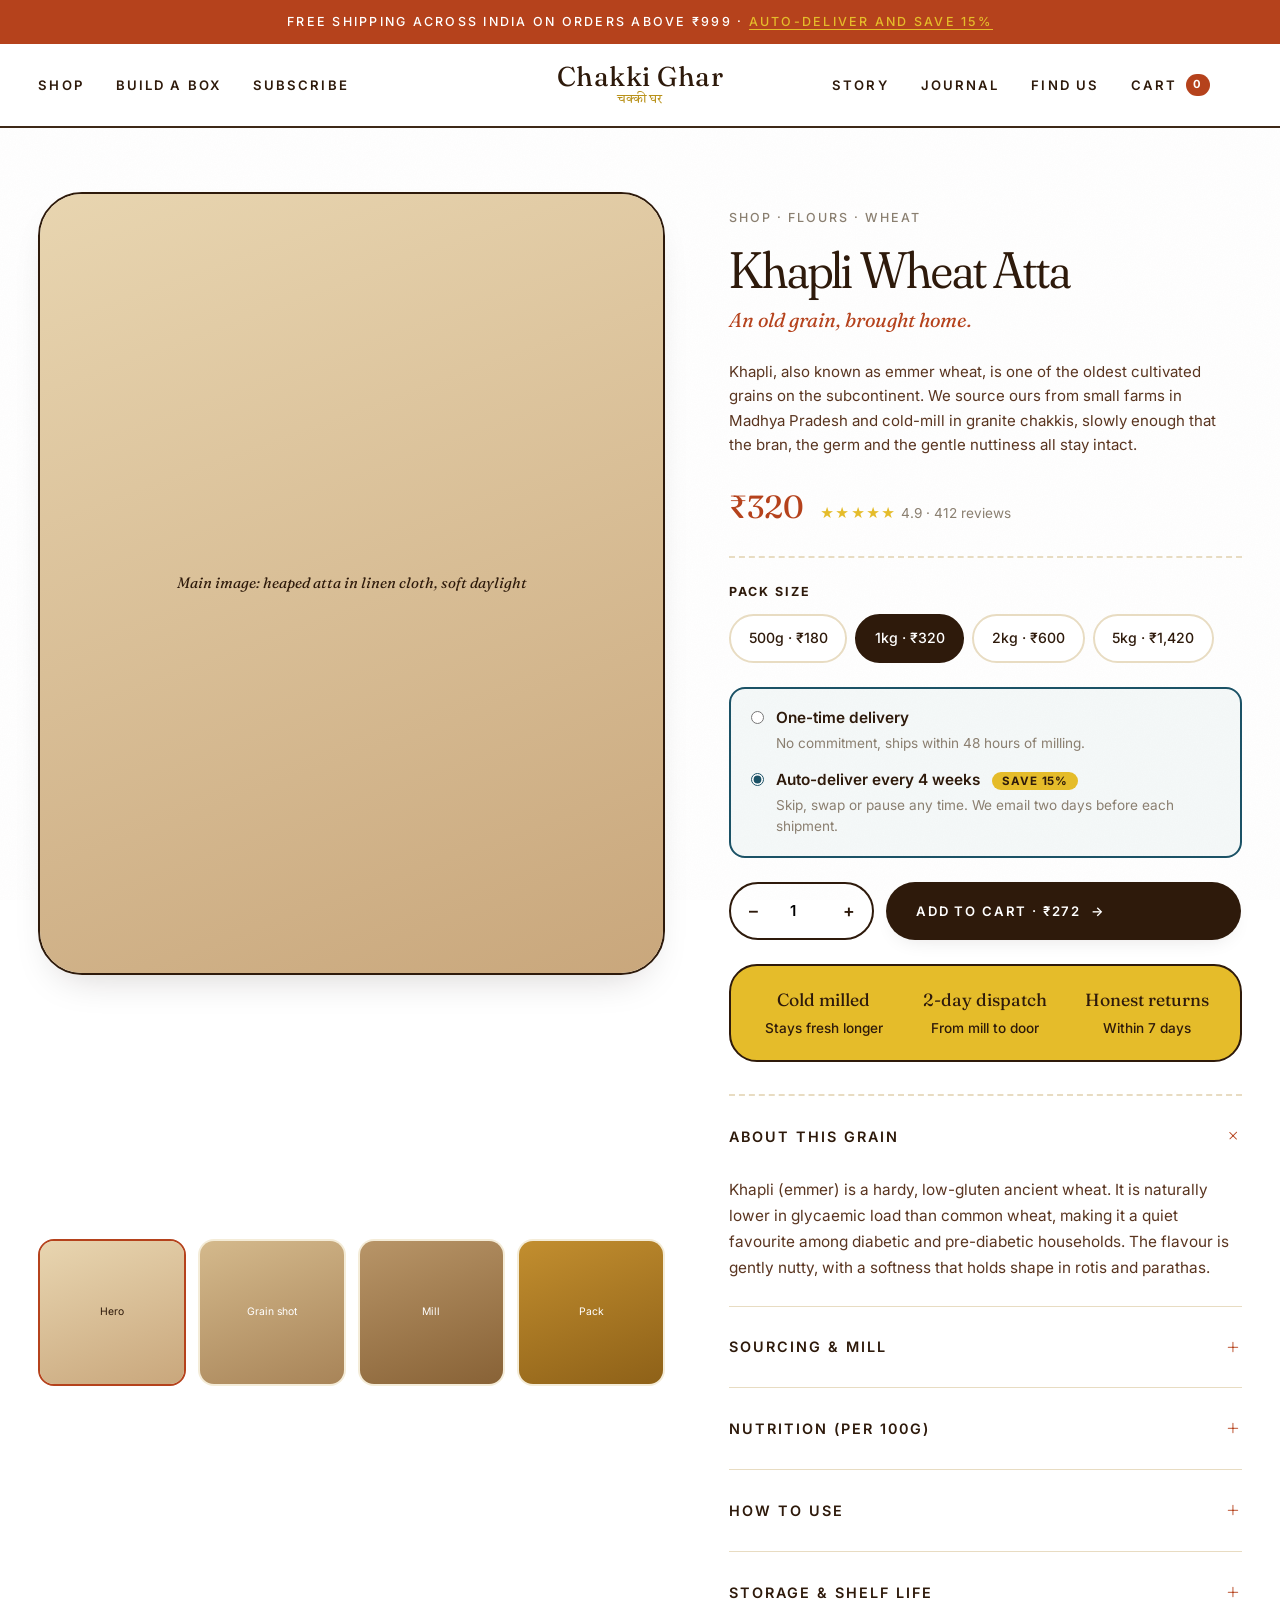
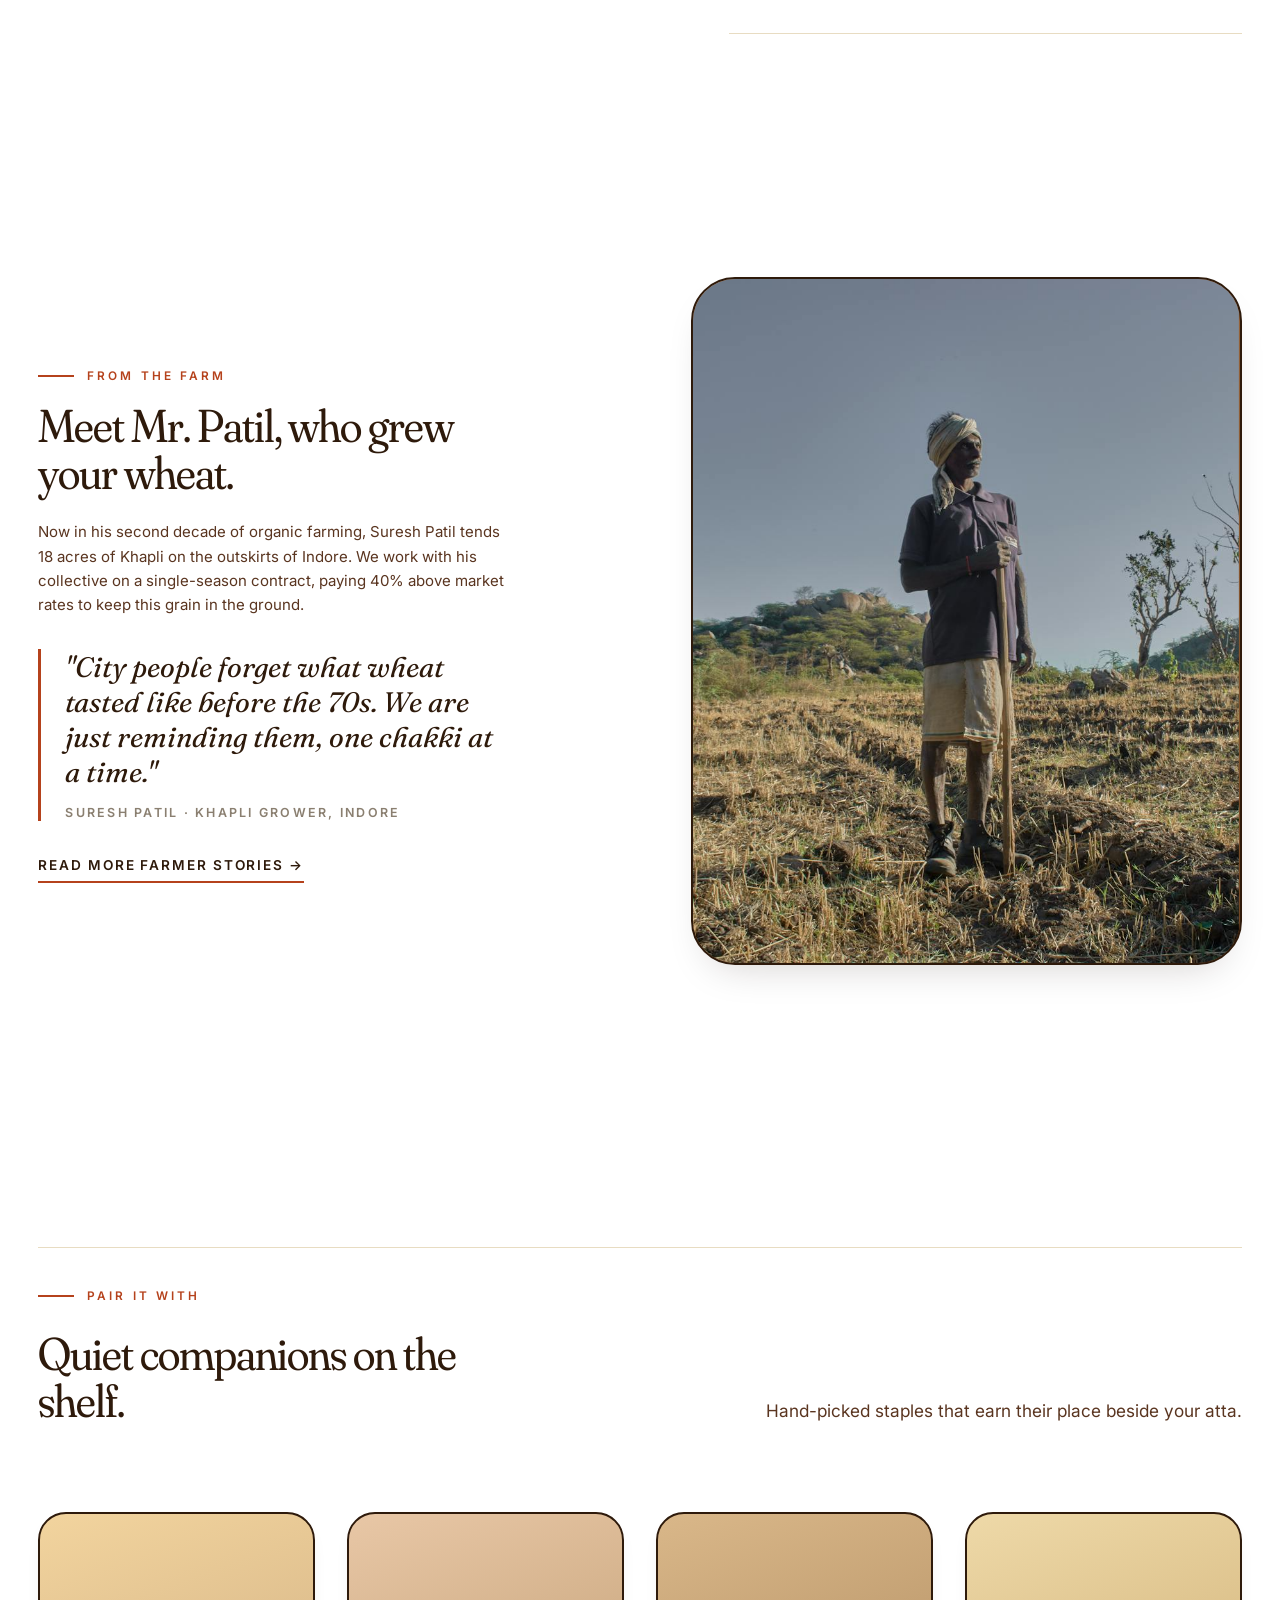
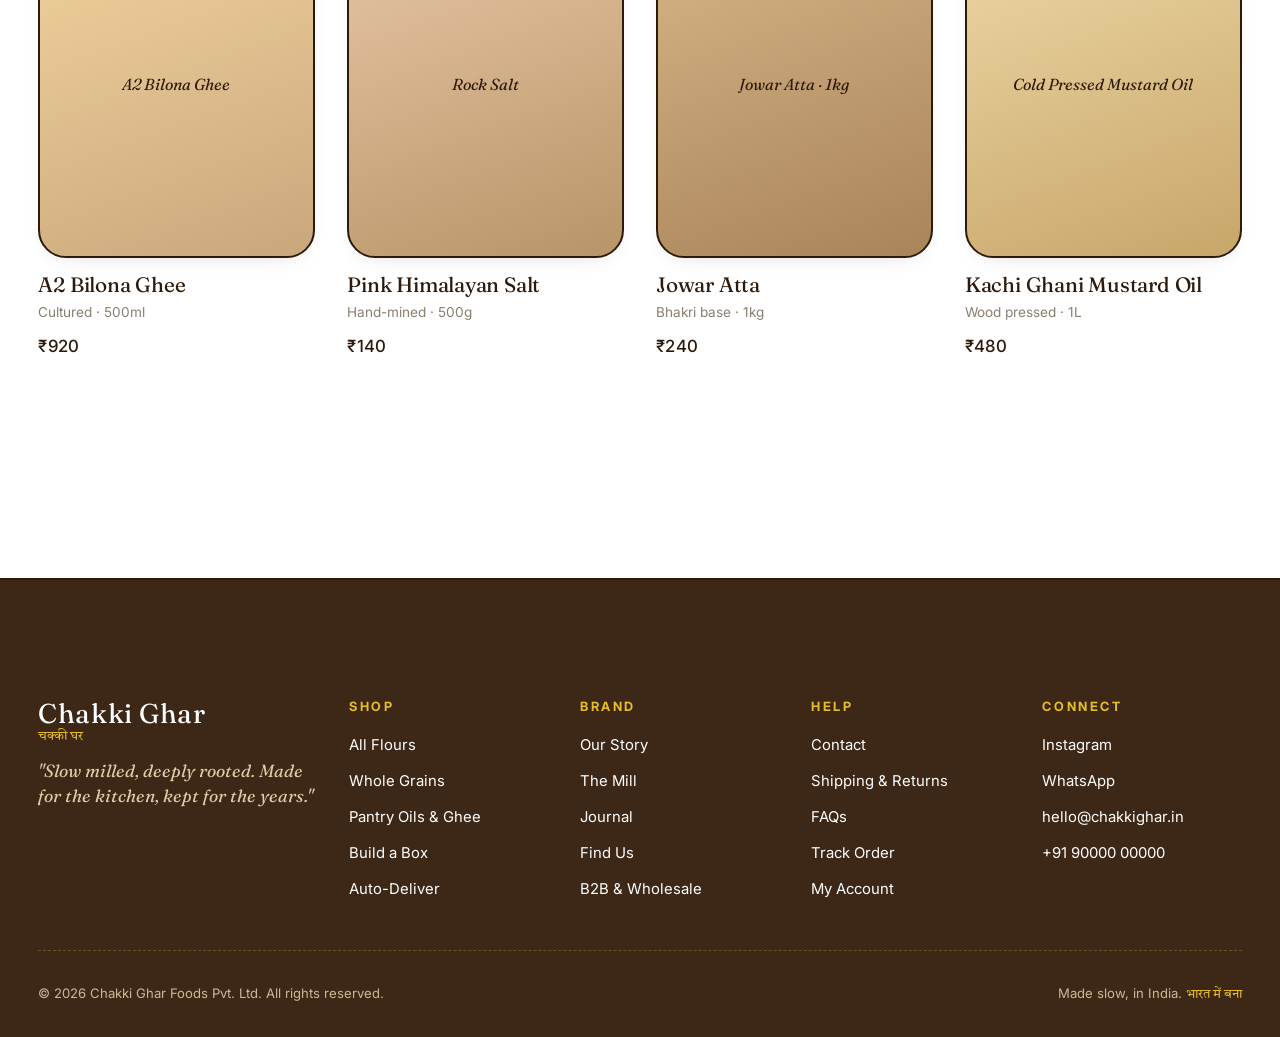
<file: product.html>
<!doctype html>
<html lang="en">
<head>
  <meta charset="utf-8" />
  <meta name="viewport" content="width=device-width, initial-scale=1" />
  <title>Khapli Wheat Atta · Chakki Ghar</title>
  <meta name="description" content="Cold stone-milled Khapli wheat atta, sourced from Madhya Pradesh." />
  <link rel="preconnect" href="https://fonts.googleapis.com" />
  <link rel="preconnect" href="https://fonts.gstatic.com" crossorigin />
  <link href="https://fonts.googleapis.com/css2?family=Fraunces:ital,opsz,wght,SOFT@0,9..144,300..600,30..100;1,9..144,300..600,30..100&family=Inter:wght@400;500;600&family=Tiro+Devanagari+Hindi:ital@0;1&display=swap" rel="stylesheet" />
  <link rel="stylesheet" href="assets/css/styles.css" />
</head>
<body>

  <div class="top-bar">Free shipping across India on orders above ₹999 · <a href="subscribe.html">Auto-deliver and save 15%</a></div>

  <header class="site-header">
    <nav class="nav">
      <ul class="nav-links left">
        <li><a href="shop.html">Shop</a></li>
        <li><a href="bundles.html">Build a Box</a></li>
        <li><a href="subscribe.html">Subscribe</a></li>
      </ul>
      <a href="index.html" class="logo">Chakki Ghar<span class="sub deva">चक्की घर</span></a>
      <ul class="nav-links right">
        <li><a href="story.html">Story</a></li>
        <li><a href="journal.html">Journal</a></li>
        <li><a href="locator.html">Find Us</a></li>
        <li><button class="icon-btn"><span class="nav-text">Cart</span><span class="cart-count">0</span></button></li>
        <li><button class="mobile-toggle" id="menuToggle"><span></span><span></span><span></span></button></li>
      </ul>
    </nav>
  </header>

  <nav class="mobile-menu" id="mobileMenu">
    <button class="mobile-close" id="menuClose">Close</button>
    <a href="shop.html">Shop</a><a href="bundles.html">Build a Box</a><a href="subscribe.html">Subscribe</a>
    <a href="story.html">Story</a><a href="journal.html">Journal</a><a href="locator.html">Find Us</a>
  </nav>

  <section class="container">
    <div class="pdp">
      <div class="pdp-gallery reveal">
        <div class="main">
          <div class="img-placeholder" style="position:absolute;inset:0;display:grid;place-items:center;background:linear-gradient(160deg, #E8D5B0 0%, #C9A77C 100%);font-family:var(--font-display);font-style:italic;color:var(--ink);text-align:center;padding:2rem;">
            Main image: heaped atta in linen cloth, soft daylight
          </div>
        </div>
        <div class="thumbs">
          <div class="active"><div class="img-placeholder" style="position:absolute;inset:0;display:grid;place-items:center;background:linear-gradient(160deg, #E8D5B0, #C9A77C);font-size:0.65rem;color:var(--ink);padding:0.5rem;text-align:center;">Hero</div></div>
          <div><div class="img-placeholder" style="position:absolute;inset:0;display:grid;place-items:center;background:linear-gradient(160deg, #D4B98C, #A88458);font-size:0.65rem;color:var(--paper);padding:0.5rem;text-align:center;">Grain shot</div></div>
          <div><div class="img-placeholder" style="position:absolute;inset:0;display:grid;place-items:center;background:linear-gradient(160deg, #B89568, #886236);font-size:0.65rem;color:var(--paper);padding:0.5rem;text-align:center;">Mill</div></div>
          <div><div class="img-placeholder" style="position:absolute;inset:0;display:grid;place-items:center;background:linear-gradient(160deg, #C28E2F, #8E6118);font-size:0.65rem;color:var(--paper);padding:0.5rem;text-align:center;">Pack</div></div>
        </div>
      </div>

      <div class="pdp-info reveal">
        <p class="crumb"><a href="shop.html">Shop</a> · Flours · Wheat</p>
        <h1>Khapli Wheat Atta</h1>
        <p class="tag-line">An old grain, brought home.</p>

        <p style="color: var(--ink-soft); margin-bottom: 1rem;">
          Khapli, also known as emmer wheat, is one of the oldest cultivated grains on the subcontinent. We source ours from small farms in Madhya Pradesh and cold-mill in granite chakkis, slowly enough that the bran, the germ and the gentle nuttiness all stay intact.
        </p>

        <div class="price-row">
          <span class="price">₹320</span>
          <span class="rating"><span class="stars">★★★★★</span> 4.9 · 412 reviews</span>
        </div>

        <div class="option-row">
          <label>Pack Size</label>
          <div class="options">
            <button>500g · ₹180</button>
            <button class="active">1kg · ₹320</button>
            <button>2kg · ₹600</button>
            <button>5kg · ₹1,420</button>
          </div>
        </div>

        <div class="subscription-toggle">
          <label class="sub-opt">
            <input type="radio" name="delivery" />
            <div>
              <span class="label">One-time delivery</span>
              <span class="desc">No commitment, ships within 48 hours of milling.</span>
            </div>
          </label>
          <label class="sub-opt">
            <input type="radio" name="delivery" checked />
            <div>
              <span class="label">Auto-deliver every 4 weeks <span class="save">Save 15%</span></span>
              <span class="desc">Skip, swap or pause any time. We email two days before each shipment.</span>
            </div>
          </label>
        </div>

        <div class="qty-add">
          <div class="qty">
            <button class="minus" aria-label="Decrease">–</button>
            <input type="number" value="1" min="1" />
            <button class="plus-btn" aria-label="Increase">+</button>
          </div>
          <button class="btn btn-primary add-to-cart">Add to Cart · ₹272 <span class="arrow">→</span></button>
        </div>

        <div class="pdp-trust">
          <div class="item"><strong>Cold milled</strong>Stays fresh longer</div>
          <div class="item"><strong>2-day dispatch</strong>From mill to door</div>
          <div class="item"><strong>Honest returns</strong>Within 7 days</div>
        </div>

        <div class="product-accordion">
          <div class="accordion-item open">
            <button class="accordion-trigger">About this grain<span class="plus">+</span></button>
            <div class="accordion-body"><div class="accordion-body-inner">
              <p>Khapli (emmer) is a hardy, low-gluten ancient wheat. It is naturally lower in glycaemic load than common wheat, making it a quiet favourite among diabetic and pre-diabetic households. The flavour is gently nutty, with a softness that holds shape in rotis and parathas.</p>
            </div></div>
          </div>
          <div class="accordion-item">
            <button class="accordion-trigger">Sourcing &amp; mill<span class="plus">+</span></button>
            <div class="accordion-body"><div class="accordion-body-inner">
              <p>Grown by farmer collectives near Indore, harvested January through March. We mill in a granite stone chakki at 32 RPM, in batches of 40kg. Every batch is tested for moisture, ash and protein.</p>
              <ul>
                <li>Origin: Indore, Madhya Pradesh</li>
                <li>Mill: Granite stone, cold</li>
                <li>Harvest: Single-season</li>
              </ul>
            </div></div>
          </div>
          <div class="accordion-item">
            <button class="accordion-trigger">Nutrition (per 100g)<span class="plus">+</span></button>
            <div class="accordion-body"><div class="accordion-body-inner">
              <p>Energy 332 kcal · Protein 12.6g · Carbohydrate 67g · Dietary Fibre 11.2g · Fat 2.1g · Iron 4.6mg.</p>
              <p>No preservatives. No additives. No bleach. Just slow-milled wheat.</p>
            </div></div>
          </div>
          <div class="accordion-item">
            <button class="accordion-trigger">How to use<span class="plus">+</span></button>
            <div class="accordion-body"><div class="accordion-body-inner">
              <p>Use as you would any atta. Khapli takes a little more water than refined flour and rewards a longer rest. We recommend resting the dough for at least 20 minutes before rolling. Excellent for rotis, parathas, thalipeeth and even short-crust pastry.</p>
            </div></div>
          </div>
          <div class="accordion-item">
            <button class="accordion-trigger">Storage &amp; shelf life<span class="plus">+</span></button>
            <div class="accordion-body"><div class="accordion-body-inner">
              <p>Best stored in an airtight container, away from sunlight. Stays fresh for 90 days from milling at room temperature, or 6 months refrigerated. Each pack is stamped with its mill date, never an arbitrary "best before".</p>
            </div></div>
          </div>
        </div>
      </div>
    </div>
  </section>

  <!-- Press / quote -->
  <section class="section" style="background: var(--paper);">
    <div class="container">
      <div class="story-split">
        <div class="copy reveal">
          <span class="eyebrow">From the farm</span>
          <h2 style="margin-top: 1rem;">Meet Mr. Patil, who grew your wheat.</h2>
          <p>Now in his second decade of organic farming, Suresh Patil tends 18 acres of Khapli on the outskirts of Indore. We work with his collective on a single-season contract, paying 40% above market rates to keep this grain in the ground.</p>
          <div class="story-quote">
            "City people forget what wheat tasted like before the 70s. We are just reminding them, one chakki at a time."
            <cite>Suresh Patil · Khapli Grower, Indore</cite>
          </div>
          <a href="story.html" class="btn-text">Read More Farmer Stories <span class="arrow">→</span></a>
        </div>
        <div class="media reveal">
          <img src="assets/images/stock/farmer-portrait.jpg" alt="Portrait of Mr. Patil in his Khapli field, late afternoon" />
        </div>
      </div>
    </div>
  </section>

  <!-- Pair with -->
  <section class="section">
    <div class="container">
      <div class="section-head reveal">
        <div><span class="eyebrow">Pair It With</span><h2>Quiet companions on the shelf.</h2></div>
        <p class="lede">Hand-picked staples that earn their place beside your atta.</p>
      </div>

      <div class="product-grid">
        <a href="product.html" class="product-card reveal">
          <div class="media"><div class="img-placeholder">A2 Bilona Ghee</div><div class="quick">Quick Add</div></div>
          <div class="info"><span class="name">A2 Bilona Ghee</span><span class="meta">Cultured · 500ml</span><span class="price">₹920</span></div>
        </a>
        <a href="product.html" class="product-card reveal">
          <div class="media"><div class="img-placeholder">Rock Salt</div><div class="quick">Quick Add</div></div>
          <div class="info"><span class="name">Pink Himalayan Salt</span><span class="meta">Hand-mined · 500g</span><span class="price">₹140</span></div>
        </a>
        <a href="product.html" class="product-card reveal">
          <div class="media"><div class="img-placeholder">Jowar Atta · 1kg</div><div class="quick">Quick Add</div></div>
          <div class="info"><span class="name">Jowar Atta</span><span class="meta">Bhakri base · 1kg</span><span class="price">₹240</span></div>
        </a>
        <a href="product.html" class="product-card reveal">
          <div class="media"><div class="img-placeholder">Cold Pressed Mustard Oil</div><div class="quick">Quick Add</div></div>
          <div class="info"><span class="name">Kachi Ghani Mustard Oil</span><span class="meta">Wood pressed · 1L</span><span class="price">₹480</span></div>
        </a>
      </div>
    </div>
  </section>

  <footer class="site-footer">
    <div class="container">
      <div class="footer-grid">
        <div class="brand-block">
          <div class="logo">Chakki Ghar<span class="sub deva" style="color: var(--turmeric);">चक्की घर</span></div>
          <p>"Slow milled, deeply rooted. Made for the kitchen, kept for the years."</p>
        </div>
        <div><h4>Shop</h4><ul><li><a href="shop.html">All Flours</a></li><li><a href="shop.html">Whole Grains</a></li><li><a href="shop.html">Pantry Oils &amp; Ghee</a></li><li><a href="bundles.html">Build a Box</a></li><li><a href="subscribe.html">Auto-Deliver</a></li></ul></div>
        <div><h4>Brand</h4><ul><li><a href="story.html">Our Story</a></li><li><a href="story.html">The Mill</a></li><li><a href="journal.html">Journal</a></li><li><a href="locator.html">Find Us</a></li><li><a href="locator.html">B2B &amp; Wholesale</a></li></ul></div>
        <div><h4>Help</h4><ul><li><a href="#">Contact</a></li><li><a href="#">Shipping &amp; Returns</a></li><li><a href="#">FAQs</a></li><li><a href="#">Track Order</a></li><li><a href="#">My Account</a></li></ul></div>
        <div><h4>Connect</h4><ul><li><a href="#">Instagram</a></li><li><a href="#">WhatsApp</a></li><li><a href="mailto:hello@chakkighar.in">hello@chakkighar.in</a></li><li><a href="tel:+919000000000">+91 90000 00000</a></li></ul></div>
      </div>
      <div class="footer-bottom">
        <span>© 2026 Chakki Ghar Foods Pvt. Ltd. All rights reserved.</span>
        <span>Made slow, in India. <span class="deva" style="color: var(--turmeric);">भारत में बना</span></span>
      </div>
    </div>
  </footer>

  <script src="assets/js/main.js"></script>
</body>
</html>
</file>
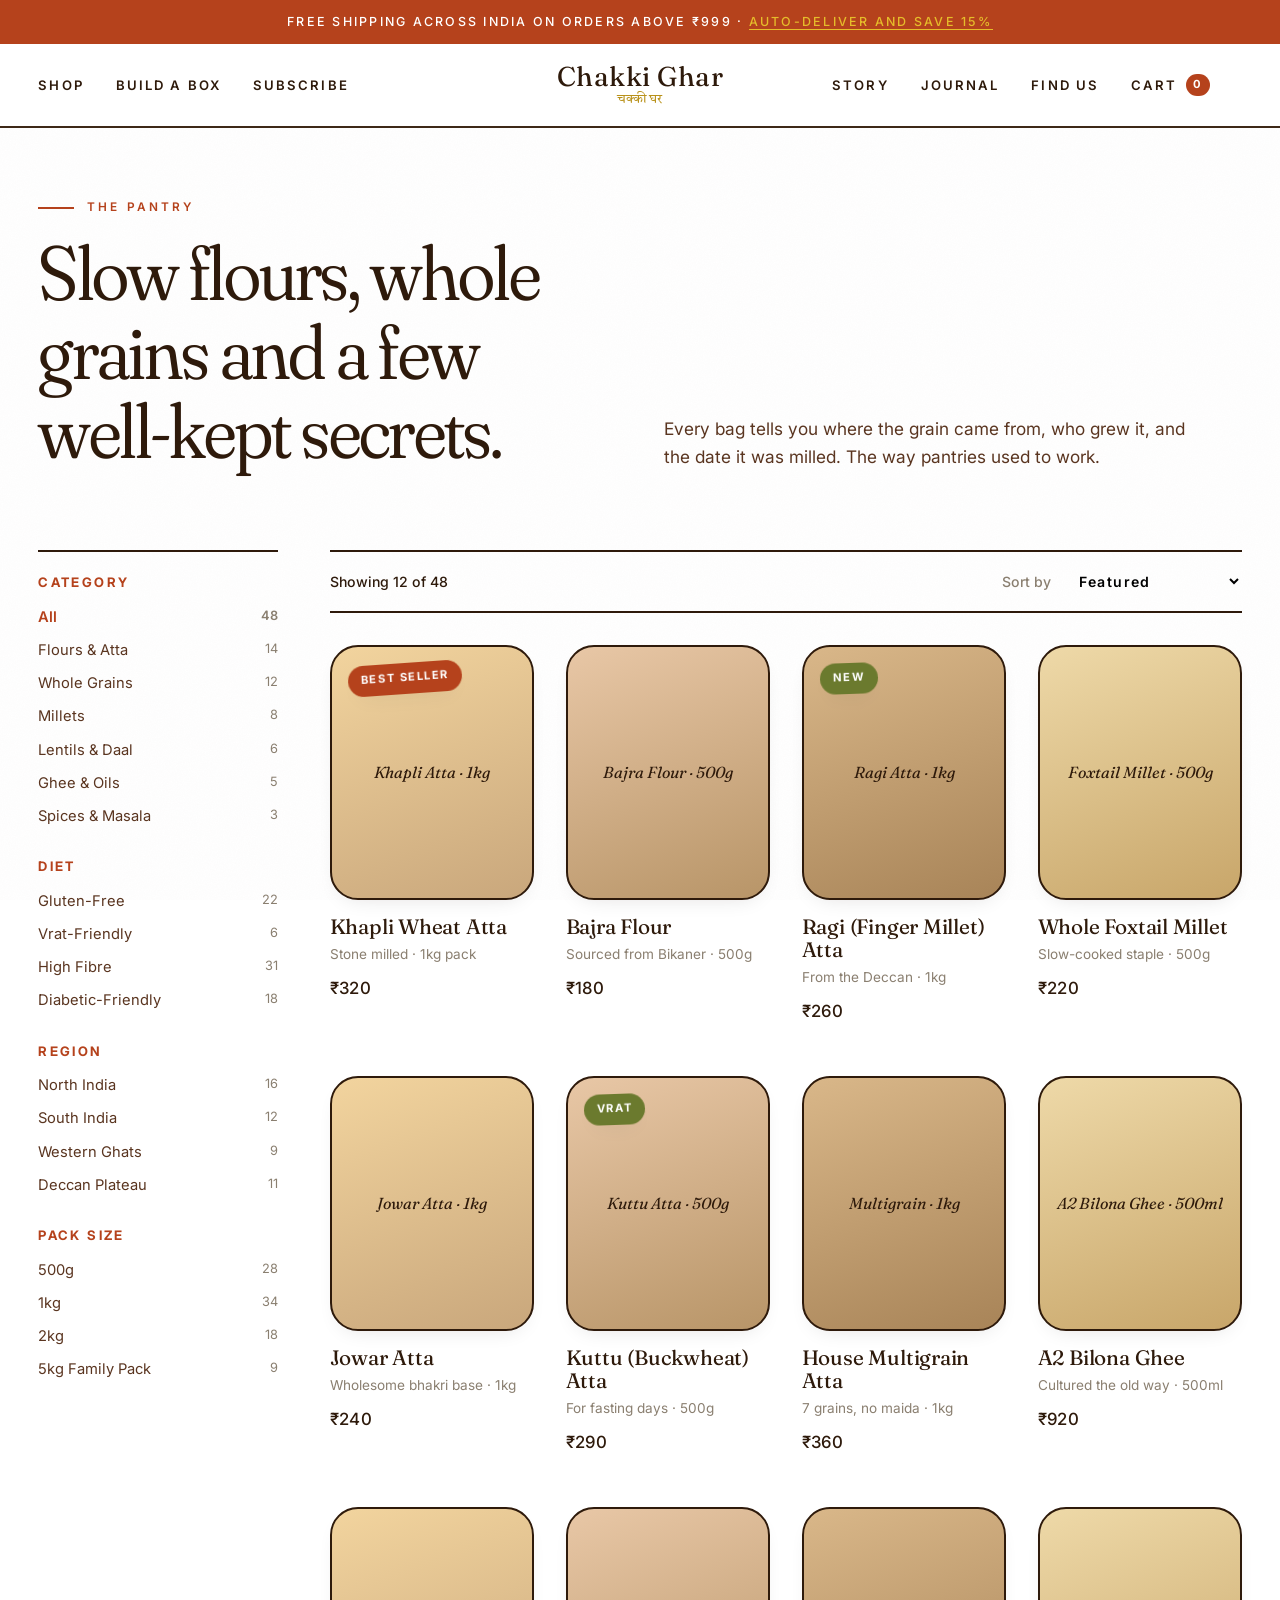
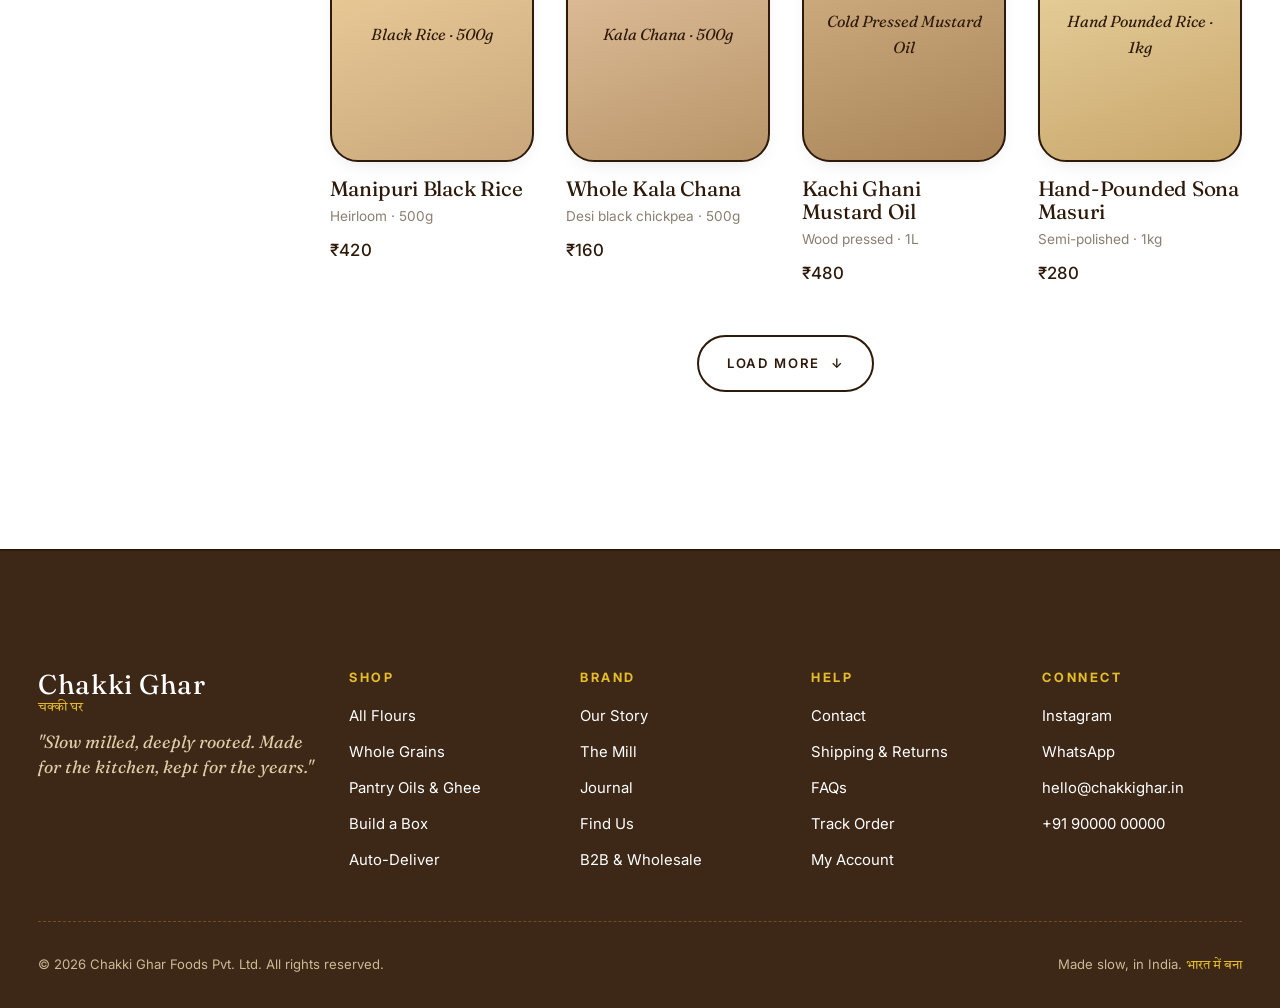
<file: shop.html>
<!doctype html>
<html lang="en">
<head>
  <meta charset="utf-8" />
  <meta name="viewport" content="width=device-width, initial-scale=1" />
  <title>Shop the Pantry · Chakki Ghar</title>
  <meta name="description" content="Stone milled flours, whole grains, ghee and slow pantry staples. Sourced from regional Indian growers." />
  <link rel="preconnect" href="https://fonts.googleapis.com" />
  <link rel="preconnect" href="https://fonts.gstatic.com" crossorigin />
  <link href="https://fonts.googleapis.com/css2?family=Fraunces:ital,opsz,wght,SOFT@0,9..144,300..600,30..100;1,9..144,300..600,30..100&family=Inter:wght@400;500;600&family=Tiro+Devanagari+Hindi:ital@0;1&display=swap" rel="stylesheet" />
  <link rel="stylesheet" href="assets/css/styles.css" />
</head>
<body>

  <div class="top-bar">
    Free shipping across India on orders above ₹999 · <a href="subscribe.html">Auto-deliver and save 15%</a>
  </div>

  <header class="site-header">
    <nav class="nav">
      <ul class="nav-links left">
        <li><a href="shop.html">Shop</a></li>
        <li><a href="bundles.html">Build a Box</a></li>
        <li><a href="subscribe.html">Subscribe</a></li>
      </ul>
      <a href="index.html" class="logo">
        Chakki Ghar
        <span class="sub deva">चक्की घर</span>
      </a>
      <ul class="nav-links right">
        <li><a href="story.html">Story</a></li>
        <li><a href="journal.html">Journal</a></li>
        <li><a href="locator.html">Find Us</a></li>
        <li>
          <button class="icon-btn">
            <span class="nav-text">Cart</span>
            <span class="cart-count">0</span>
          </button>
        </li>
        <li><button class="mobile-toggle" id="menuToggle"><span></span><span></span><span></span></button></li>
      </ul>
    </nav>
  </header>

  <nav class="mobile-menu" id="mobileMenu">
    <button class="mobile-close" id="menuClose">Close</button>
    <a href="shop.html">Shop</a>
    <a href="bundles.html">Build a Box</a>
    <a href="subscribe.html">Subscribe</a>
    <a href="story.html">Story</a>
    <a href="journal.html">Journal</a>
    <a href="locator.html">Find Us</a>
  </nav>

  <section class="container">
    <div class="shop-hero reveal">
      <div>
        <span class="eyebrow">The Pantry</span>
        <h1 style="margin-top: 1rem;">Slow flours, whole grains and a few well-kept secrets.</h1>
      </div>
      <p class="lede">
        Every bag tells you where the grain came from, who grew it, and the date it was milled. The way pantries used to work.
      </p>
    </div>

    <div class="shop-layout">
      <aside class="shop-filters">
        <div class="filter-group">
          <h4>Category</h4>
          <ul>
            <li class="active"><span>All</span><span class="count">48</span></li>
            <li><span>Flours &amp; Atta</span><span class="count">14</span></li>
            <li><span>Whole Grains</span><span class="count">12</span></li>
            <li><span>Millets</span><span class="count">8</span></li>
            <li><span>Lentils &amp; Daal</span><span class="count">6</span></li>
            <li><span>Ghee &amp; Oils</span><span class="count">5</span></li>
            <li><span>Spices &amp; Masala</span><span class="count">3</span></li>
          </ul>
        </div>
        <div class="filter-group">
          <h4>Diet</h4>
          <ul>
            <li><span>Gluten-Free</span><span class="count">22</span></li>
            <li><span>Vrat-Friendly</span><span class="count">6</span></li>
            <li><span>High Fibre</span><span class="count">31</span></li>
            <li><span>Diabetic-Friendly</span><span class="count">18</span></li>
          </ul>
        </div>
        <div class="filter-group">
          <h4>Region</h4>
          <ul>
            <li><span>North India</span><span class="count">16</span></li>
            <li><span>South India</span><span class="count">12</span></li>
            <li><span>Western Ghats</span><span class="count">9</span></li>
            <li><span>Deccan Plateau</span><span class="count">11</span></li>
          </ul>
        </div>
        <div class="filter-group">
          <h4>Pack Size</h4>
          <ul>
            <li><span>500g</span><span class="count">28</span></li>
            <li><span>1kg</span><span class="count">34</span></li>
            <li><span>2kg</span><span class="count">18</span></li>
            <li><span>5kg Family Pack</span><span class="count">9</span></li>
          </ul>
        </div>
      </aside>

      <div>
        <div class="shop-toolbar reveal">
          <span>Showing 12 of 48</span>
          <div class="flex gap-3" style="align-items: center;">
            <span style="color: var(--warm-grey);">Sort by</span>
            <select>
              <option>Featured</option>
              <option>Newest</option>
              <option>Price, low to high</option>
              <option>Price, high to low</option>
              <option>Best selling</option>
            </select>
          </div>
        </div>

        <div class="product-grid">
          <a href="product.html" class="product-card reveal">
            <div class="media">
              <div class="img-placeholder">Khapli Atta · 1kg</div>
              <div class="badge">Best Seller</div>
              <div class="quick">Quick Add</div>
            </div>
            <div class="info">
              <span class="name">Khapli Wheat Atta</span>
              <span class="meta">Stone milled · 1kg pack</span>
              <span class="price">₹320</span>
            </div>
          </a>
          <a href="product.html" class="product-card reveal">
            <div class="media">
              <div class="img-placeholder">Bajra Flour · 500g</div>
              <div class="quick">Quick Add</div>
            </div>
            <div class="info">
              <span class="name">Bajra Flour</span>
              <span class="meta">Sourced from Bikaner · 500g</span>
              <span class="price">₹180</span>
            </div>
          </a>
          <a href="product.html" class="product-card reveal">
            <div class="media">
              <div class="img-placeholder">Ragi Atta · 1kg</div>
              <div class="badge">New</div>
              <div class="quick">Quick Add</div>
            </div>
            <div class="info">
              <span class="name">Ragi (Finger Millet) Atta</span>
              <span class="meta">From the Deccan · 1kg</span>
              <span class="price">₹260</span>
            </div>
          </a>
          <a href="product.html" class="product-card reveal">
            <div class="media">
              <div class="img-placeholder">Foxtail Millet · 500g</div>
              <div class="quick">Quick Add</div>
            </div>
            <div class="info">
              <span class="name">Whole Foxtail Millet</span>
              <span class="meta">Slow-cooked staple · 500g</span>
              <span class="price">₹220</span>
            </div>
          </a>
          <a href="product.html" class="product-card reveal">
            <div class="media">
              <div class="img-placeholder">Jowar Atta · 1kg</div>
              <div class="quick">Quick Add</div>
            </div>
            <div class="info">
              <span class="name">Jowar Atta</span>
              <span class="meta">Wholesome bhakri base · 1kg</span>
              <span class="price">₹240</span>
            </div>
          </a>
          <a href="product.html" class="product-card reveal">
            <div class="media">
              <div class="img-placeholder">Kuttu Atta · 500g</div>
              <div class="badge">Vrat</div>
              <div class="quick">Quick Add</div>
            </div>
            <div class="info">
              <span class="name">Kuttu (Buckwheat) Atta</span>
              <span class="meta">For fasting days · 500g</span>
              <span class="price">₹290</span>
            </div>
          </a>
          <a href="product.html" class="product-card reveal">
            <div class="media">
              <div class="img-placeholder">Multigrain · 1kg</div>
              <div class="quick">Quick Add</div>
            </div>
            <div class="info">
              <span class="name">House Multigrain Atta</span>
              <span class="meta">7 grains, no maida · 1kg</span>
              <span class="price">₹360</span>
            </div>
          </a>
          <a href="product.html" class="product-card reveal">
            <div class="media">
              <div class="img-placeholder">A2 Bilona Ghee · 500ml</div>
              <div class="quick">Quick Add</div>
            </div>
            <div class="info">
              <span class="name">A2 Bilona Ghee</span>
              <span class="meta">Cultured the old way · 500ml</span>
              <span class="price">₹920</span>
            </div>
          </a>
          <a href="product.html" class="product-card reveal">
            <div class="media">
              <div class="img-placeholder">Black Rice · 500g</div>
              <div class="quick">Quick Add</div>
            </div>
            <div class="info">
              <span class="name">Manipuri Black Rice</span>
              <span class="meta">Heirloom · 500g</span>
              <span class="price">₹420</span>
            </div>
          </a>
          <a href="product.html" class="product-card reveal">
            <div class="media">
              <div class="img-placeholder">Kala Chana · 500g</div>
              <div class="quick">Quick Add</div>
            </div>
            <div class="info">
              <span class="name">Whole Kala Chana</span>
              <span class="meta">Desi black chickpea · 500g</span>
              <span class="price">₹160</span>
            </div>
          </a>
          <a href="product.html" class="product-card reveal">
            <div class="media">
              <div class="img-placeholder">Cold Pressed Mustard Oil</div>
              <div class="quick">Quick Add</div>
            </div>
            <div class="info">
              <span class="name">Kachi Ghani Mustard Oil</span>
              <span class="meta">Wood pressed · 1L</span>
              <span class="price">₹480</span>
            </div>
          </a>
          <a href="product.html" class="product-card reveal">
            <div class="media">
              <div class="img-placeholder">Hand Pounded Rice · 1kg</div>
              <div class="quick">Quick Add</div>
            </div>
            <div class="info">
              <span class="name">Hand-Pounded Sona Masuri</span>
              <span class="meta">Semi-polished · 1kg</span>
              <span class="price">₹280</span>
            </div>
          </a>
        </div>

        <div style="text-align: center; margin-top: 3rem;" class="reveal">
          <a href="#" class="btn btn-outline">Load More <span class="arrow">↓</span></a>
        </div>
      </div>
    </div>
  </section>

  <footer class="site-footer">
    <div class="container">
      <div class="footer-grid">
        <div class="brand-block">
          <div class="logo">Chakki Ghar<span class="sub deva" style="color: var(--turmeric);">चक्की घर</span></div>
          <p>"Slow milled, deeply rooted. Made for the kitchen, kept for the years."</p>
        </div>
        <div><h4>Shop</h4><ul>
          <li><a href="shop.html">All Flours</a></li>
          <li><a href="shop.html">Whole Grains</a></li>
          <li><a href="shop.html">Pantry Oils &amp; Ghee</a></li>
          <li><a href="bundles.html">Build a Box</a></li>
          <li><a href="subscribe.html">Auto-Deliver</a></li>
        </ul></div>
        <div><h4>Brand</h4><ul>
          <li><a href="story.html">Our Story</a></li>
          <li><a href="story.html">The Mill</a></li>
          <li><a href="journal.html">Journal</a></li>
          <li><a href="locator.html">Find Us</a></li>
          <li><a href="locator.html">B2B &amp; Wholesale</a></li>
        </ul></div>
        <div><h4>Help</h4><ul>
          <li><a href="#">Contact</a></li>
          <li><a href="#">Shipping &amp; Returns</a></li>
          <li><a href="#">FAQs</a></li>
          <li><a href="#">Track Order</a></li>
          <li><a href="#">My Account</a></li>
        </ul></div>
        <div><h4>Connect</h4><ul>
          <li><a href="#">Instagram</a></li>
          <li><a href="#">WhatsApp</a></li>
          <li><a href="mailto:hello@chakkighar.in">hello@chakkighar.in</a></li>
          <li><a href="tel:+919000000000">+91 90000 00000</a></li>
        </ul></div>
      </div>
      <div class="footer-bottom">
        <span>© 2026 Chakki Ghar Foods Pvt. Ltd. All rights reserved.</span>
        <span>Made slow, in India. <span class="deva" style="color: var(--turmeric);">भारत में बना</span></span>
      </div>
    </div>
  </footer>

  <script src="assets/js/main.js"></script>
</body>
</html>
</file>
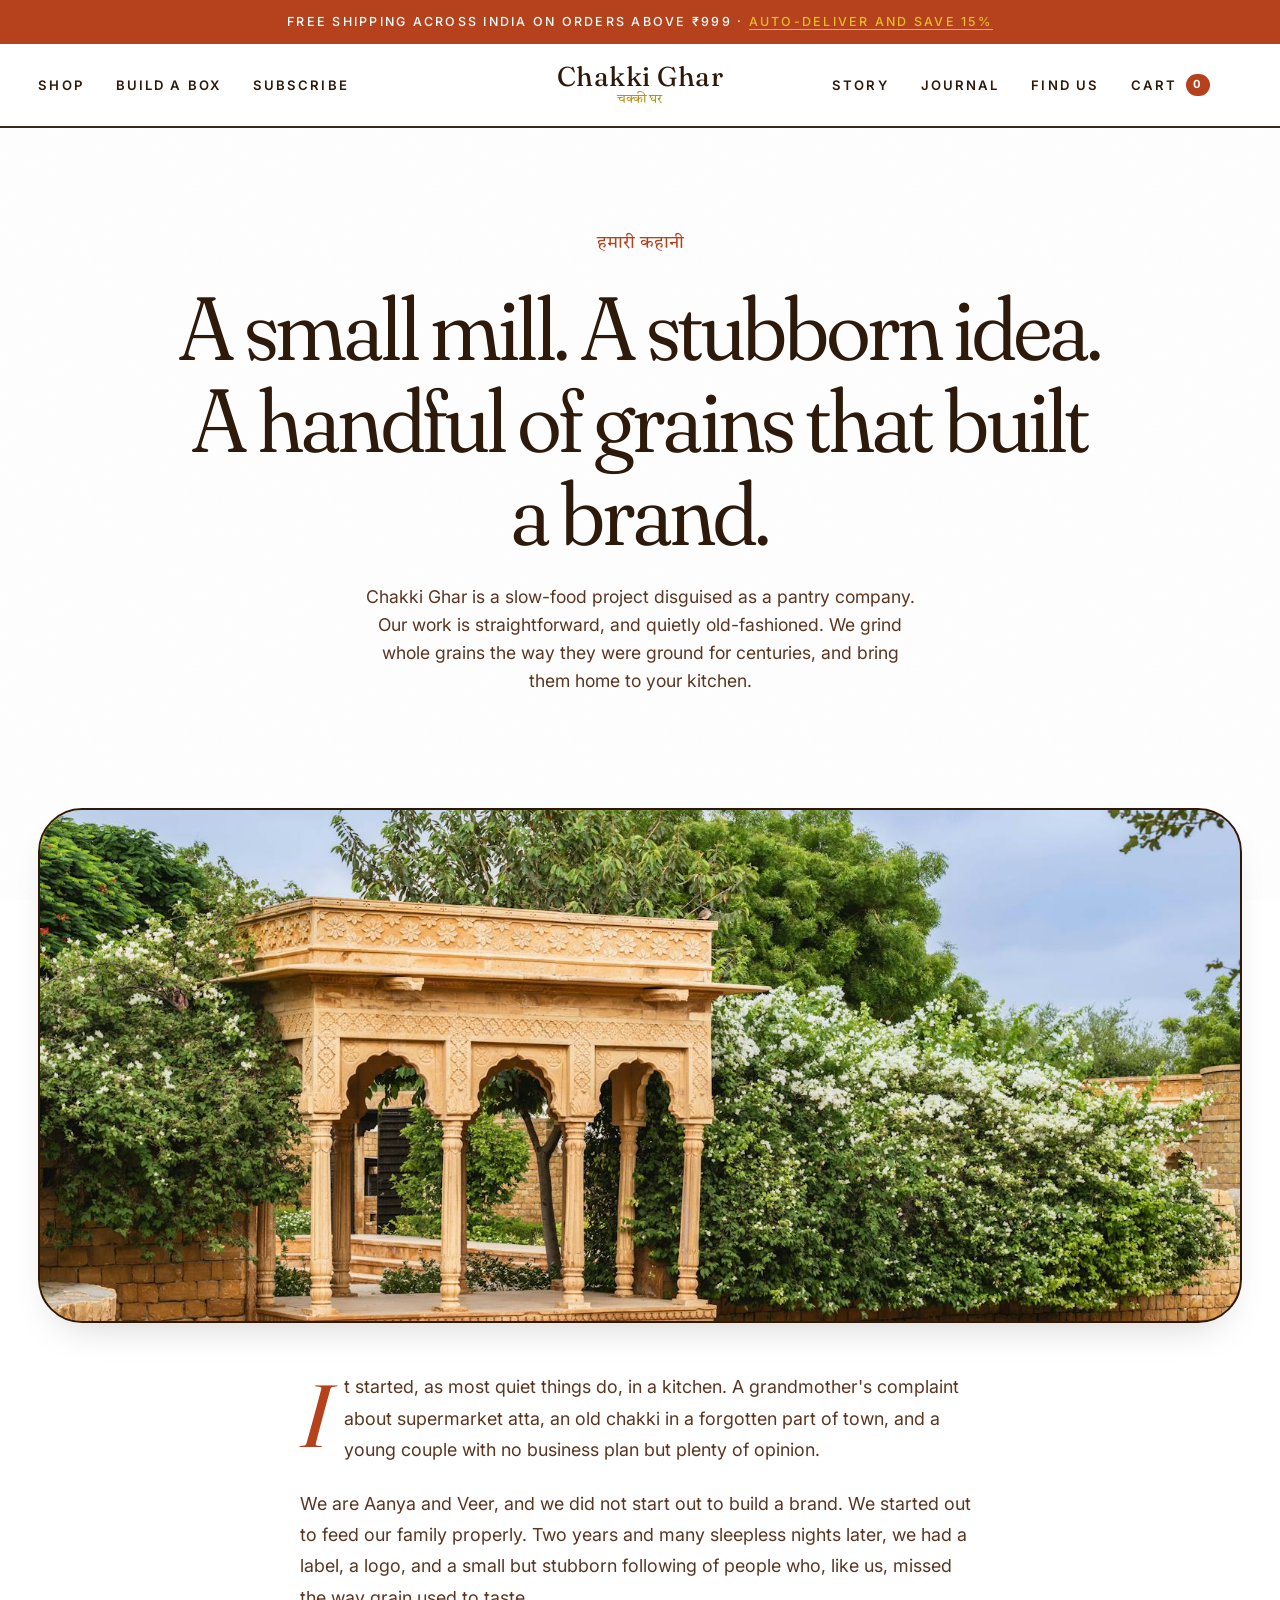
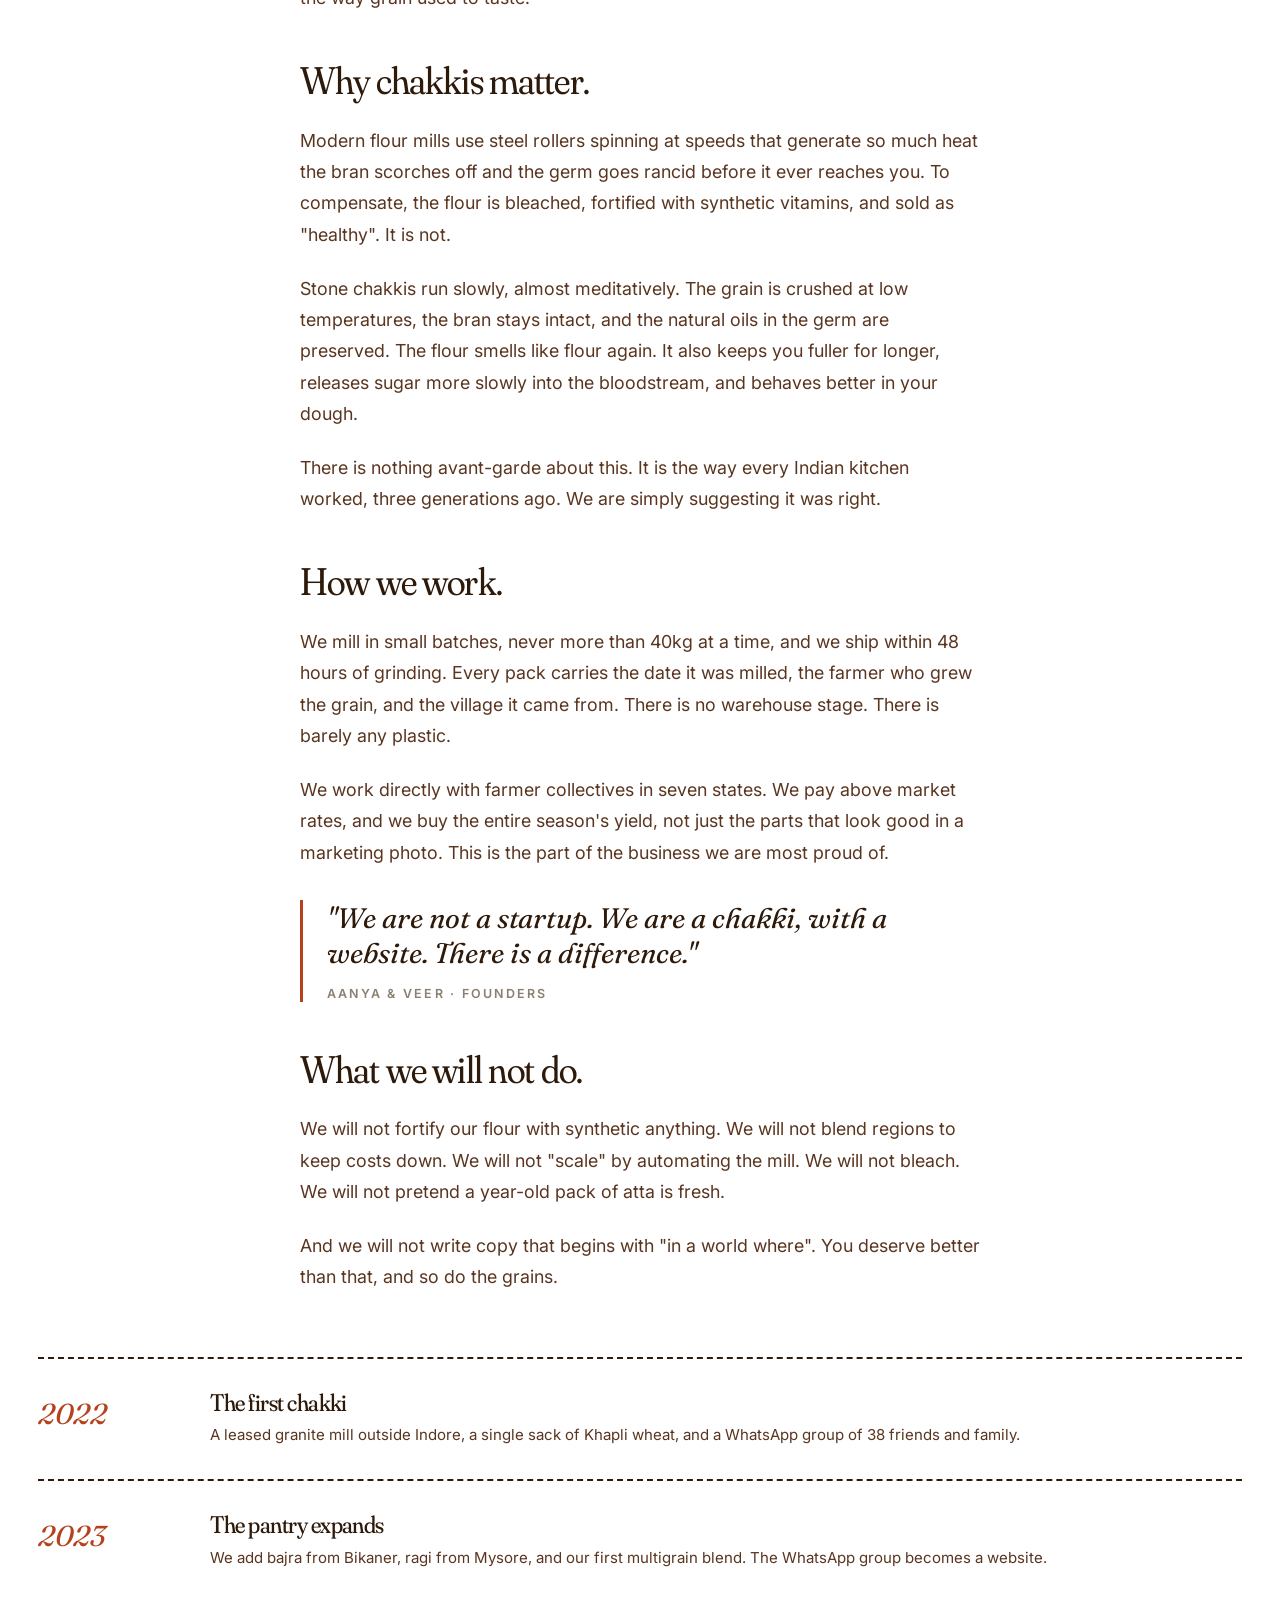
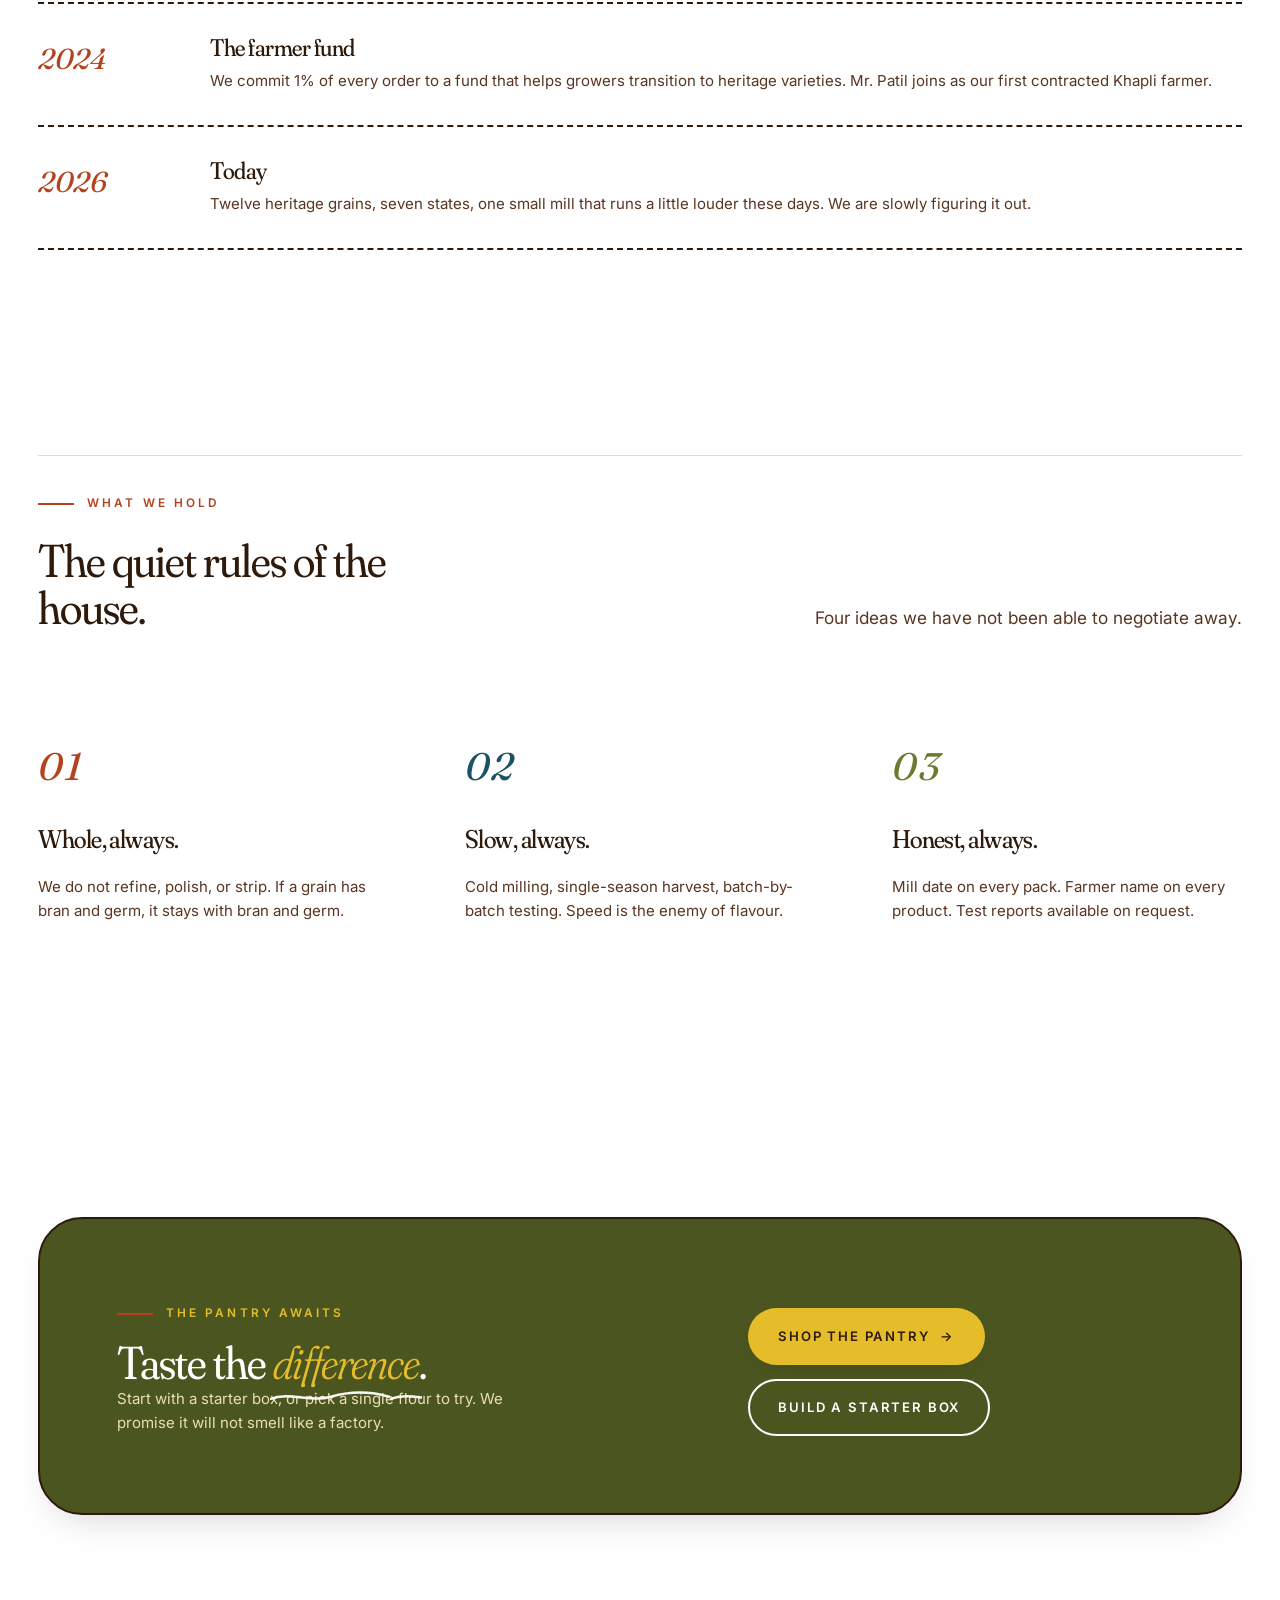
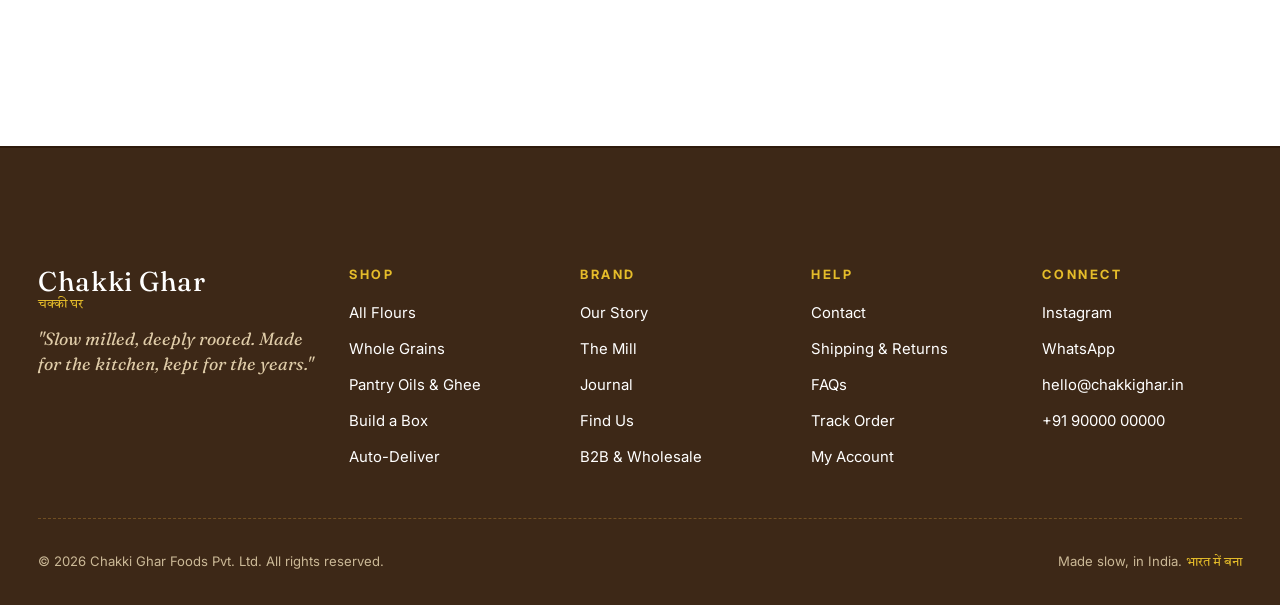
<file: story.html>
<!doctype html>
<html lang="en">
<head>
  <meta charset="utf-8" />
  <meta name="viewport" content="width=device-width, initial-scale=1" />
  <title>Our Story · Chakki Ghar</title>
  <meta name="description" content="A small mill, a stubborn idea, and the grains that built it." />
  <link rel="preconnect" href="https://fonts.googleapis.com" />
  <link rel="preconnect" href="https://fonts.gstatic.com" crossorigin />
  <link href="https://fonts.googleapis.com/css2?family=Fraunces:ital,opsz,wght,SOFT@0,9..144,300..600,30..100;1,9..144,300..600,30..100&family=Inter:wght@400;500;600&family=Tiro+Devanagari+Hindi:ital@0;1&display=swap" rel="stylesheet" />
  <link rel="stylesheet" href="assets/css/styles.css" />
</head>
<body>

  <div class="top-bar">Free shipping across India on orders above ₹999 · <a href="subscribe.html">Auto-deliver and save 15%</a></div>

  <header class="site-header">
    <nav class="nav">
      <ul class="nav-links left">
        <li><a href="shop.html">Shop</a></li>
        <li><a href="bundles.html">Build a Box</a></li>
        <li><a href="subscribe.html">Subscribe</a></li>
      </ul>
      <a href="index.html" class="logo">Chakki Ghar<span class="sub deva">चक्की घर</span></a>
      <ul class="nav-links right">
        <li><a href="story.html">Story</a></li>
        <li><a href="journal.html">Journal</a></li>
        <li><a href="locator.html">Find Us</a></li>
        <li><button class="icon-btn"><span class="nav-text">Cart</span><span class="cart-count">0</span></button></li>
        <li><button class="mobile-toggle" id="menuToggle"><span></span><span></span><span></span></button></li>
      </ul>
    </nav>
  </header>

  <nav class="mobile-menu" id="mobileMenu">
    <button class="mobile-close" id="menuClose">Close</button>
    <a href="shop.html">Shop</a><a href="bundles.html">Build a Box</a><a href="subscribe.html">Subscribe</a>
    <a href="story.html">Story</a><a href="journal.html">Journal</a><a href="locator.html">Find Us</a>
  </nav>

  <section class="container story-hero">
    <span class="deva reveal">हमारी कहानी</span>
    <h1 class="reveal">A small mill. A stubborn idea. A handful of grains that built a brand.</h1>
    <p class="reveal">Chakki Ghar is a slow-food project disguised as a pantry company. Our work is straightforward, and quietly old-fashioned. We grind whole grains the way they were ground for centuries, and bring them home to your kitchen.</p>
  </section>

  <section class="container">
    <div class="story-cover reveal">
      <img src="assets/images/stock/heritage-arches.jpg" alt="Heritage arches in Rajasthan at dawn" />
    </div>
  </section>

  <section class="container">
    <article class="story-prose">
      <p class="drop reveal">It started, as most quiet things do, in a kitchen. A grandmother's complaint about supermarket atta, an old chakki in a forgotten part of town, and a young couple with no business plan but plenty of opinion.</p>

      <p class="reveal">We are Aanya and Veer, and we did not start out to build a brand. We started out to feed our family properly. Two years and many sleepless nights later, we had a label, a logo, and a small but stubborn following of people who, like us, missed the way grain used to taste.</p>

      <h2 class="reveal">Why chakkis matter.</h2>

      <p class="reveal">Modern flour mills use steel rollers spinning at speeds that generate so much heat the bran scorches off and the germ goes rancid before it ever reaches you. To compensate, the flour is bleached, fortified with synthetic vitamins, and sold as "healthy". It is not.</p>

      <p class="reveal">Stone chakkis run slowly, almost meditatively. The grain is crushed at low temperatures, the bran stays intact, and the natural oils in the germ are preserved. The flour smells like flour again. It also keeps you fuller for longer, releases sugar more slowly into the bloodstream, and behaves better in your dough.</p>

      <p class="reveal">There is nothing avant-garde about this. It is the way every Indian kitchen worked, three generations ago. We are simply suggesting it was right.</p>

      <h2 class="reveal">How we work.</h2>

      <p class="reveal">We mill in small batches, never more than 40kg at a time, and we ship within 48 hours of grinding. Every pack carries the date it was milled, the farmer who grew the grain, and the village it came from. There is no warehouse stage. There is barely any plastic.</p>

      <p class="reveal">We work directly with farmer collectives in seven states. We pay above market rates, and we buy the entire season's yield, not just the parts that look good in a marketing photo. This is the part of the business we are most proud of.</p>

      <div class="story-quote reveal">
        "We are not a startup. We are a chakki, with a website. There is a difference."
        <cite>Aanya &amp; Veer · Founders</cite>
      </div>

      <h2 class="reveal">What we will not do.</h2>

      <p class="reveal">We will not fortify our flour with synthetic anything. We will not blend regions to keep costs down. We will not "scale" by automating the mill. We will not bleach. We will not pretend a year-old pack of atta is fresh.</p>

      <p class="reveal">And we will not write copy that begins with "in a world where". You deserve better than that, and so do the grains.</p>
    </article>

    <div class="timeline reveal">
      <div class="timeline-item">
        <span class="year">2022</span>
        <div>
          <h3>The first chakki</h3>
          <p>A leased granite mill outside Indore, a single sack of Khapli wheat, and a WhatsApp group of 38 friends and family.</p>
        </div>
      </div>
      <div class="timeline-item">
        <span class="year">2023</span>
        <div>
          <h3>The pantry expands</h3>
          <p>We add bajra from Bikaner, ragi from Mysore, and our first multigrain blend. The WhatsApp group becomes a website.</p>
        </div>
      </div>
      <div class="timeline-item">
        <span class="year">2024</span>
        <div>
          <h3>The farmer fund</h3>
          <p>We commit 1% of every order to a fund that helps growers transition to heritage varieties. Mr. Patil joins as our first contracted Khapli farmer.</p>
        </div>
      </div>
      <div class="timeline-item">
        <span class="year">2026</span>
        <div>
          <h3>Today</h3>
          <p>Twelve heritage grains, seven states, one small mill that runs a little louder these days. We are slowly figuring it out.</p>
        </div>
      </div>
    </div>
  </section>

  <!-- VALUES -->
  <section class="section">
    <div class="container">
      <div class="section-head reveal">
        <div><span class="eyebrow">What We Hold</span><h2>The quiet rules of the house.</h2></div>
        <p class="lede">Four ideas we have not been able to negotiate away.</p>
      </div>
      <div class="pillars">
        <div class="pillar reveal">
          <span class="num">01</span>
          <h3>Whole, always.</h3>
          <p>We do not refine, polish, or strip. If a grain has bran and germ, it stays with bran and germ.</p>
        </div>
        <div class="pillar reveal">
          <span class="num">02</span>
          <h3>Slow, always.</h3>
          <p>Cold milling, single-season harvest, batch-by-batch testing. Speed is the enemy of flavour.</p>
        </div>
        <div class="pillar reveal">
          <span class="num">03</span>
          <h3>Honest, always.</h3>
          <p>Mill date on every pack. Farmer name on every product. Test reports available on request.</p>
        </div>
      </div>
    </div>
  </section>

  <section class="section-tight">
    <div class="container">
      <div class="cta-strip reveal">
        <div>
          <span class="eyebrow" style="color: var(--turmeric);">The Pantry Awaits</span>
          <h2 style="margin-top: 1rem;">Taste the <em>difference</em>.</h2>
          <p>Start with a starter box, or pick a single flour to try. We promise it will not smell like a factory.</p>
        </div>
        <div class="actions">
          <a href="shop.html" class="btn btn-primary">Shop the Pantry <span class="arrow">→</span></a>
          <a href="bundles.html" class="btn btn-outline">Build a Starter Box</a>
        </div>
      </div>
    </div>
  </section>

  <footer class="site-footer">
    <div class="container">
      <div class="footer-grid">
        <div class="brand-block"><div class="logo">Chakki Ghar<span class="sub deva" style="color: var(--turmeric);">चक्की घर</span></div><p>"Slow milled, deeply rooted. Made for the kitchen, kept for the years."</p></div>
        <div><h4>Shop</h4><ul><li><a href="shop.html">All Flours</a></li><li><a href="shop.html">Whole Grains</a></li><li><a href="shop.html">Pantry Oils &amp; Ghee</a></li><li><a href="bundles.html">Build a Box</a></li><li><a href="subscribe.html">Auto-Deliver</a></li></ul></div>
        <div><h4>Brand</h4><ul><li><a href="story.html">Our Story</a></li><li><a href="story.html">The Mill</a></li><li><a href="journal.html">Journal</a></li><li><a href="locator.html">Find Us</a></li><li><a href="locator.html">B2B &amp; Wholesale</a></li></ul></div>
        <div><h4>Help</h4><ul><li><a href="#">Contact</a></li><li><a href="#">Shipping &amp; Returns</a></li><li><a href="#">FAQs</a></li><li><a href="#">Track Order</a></li><li><a href="#">My Account</a></li></ul></div>
        <div><h4>Connect</h4><ul><li><a href="#">Instagram</a></li><li><a href="#">WhatsApp</a></li><li><a href="mailto:hello@chakkighar.in">hello@chakkighar.in</a></li><li><a href="tel:+919000000000">+91 90000 00000</a></li></ul></div>
      </div>
      <div class="footer-bottom"><span>© 2026 Chakki Ghar Foods Pvt. Ltd. All rights reserved.</span><span>Made slow, in India. <span class="deva" style="color: var(--turmeric);">भारत में बना</span></span></div>
    </div>
  </footer>

  <script src="assets/js/main.js"></script>
</body>
</html>
</file>
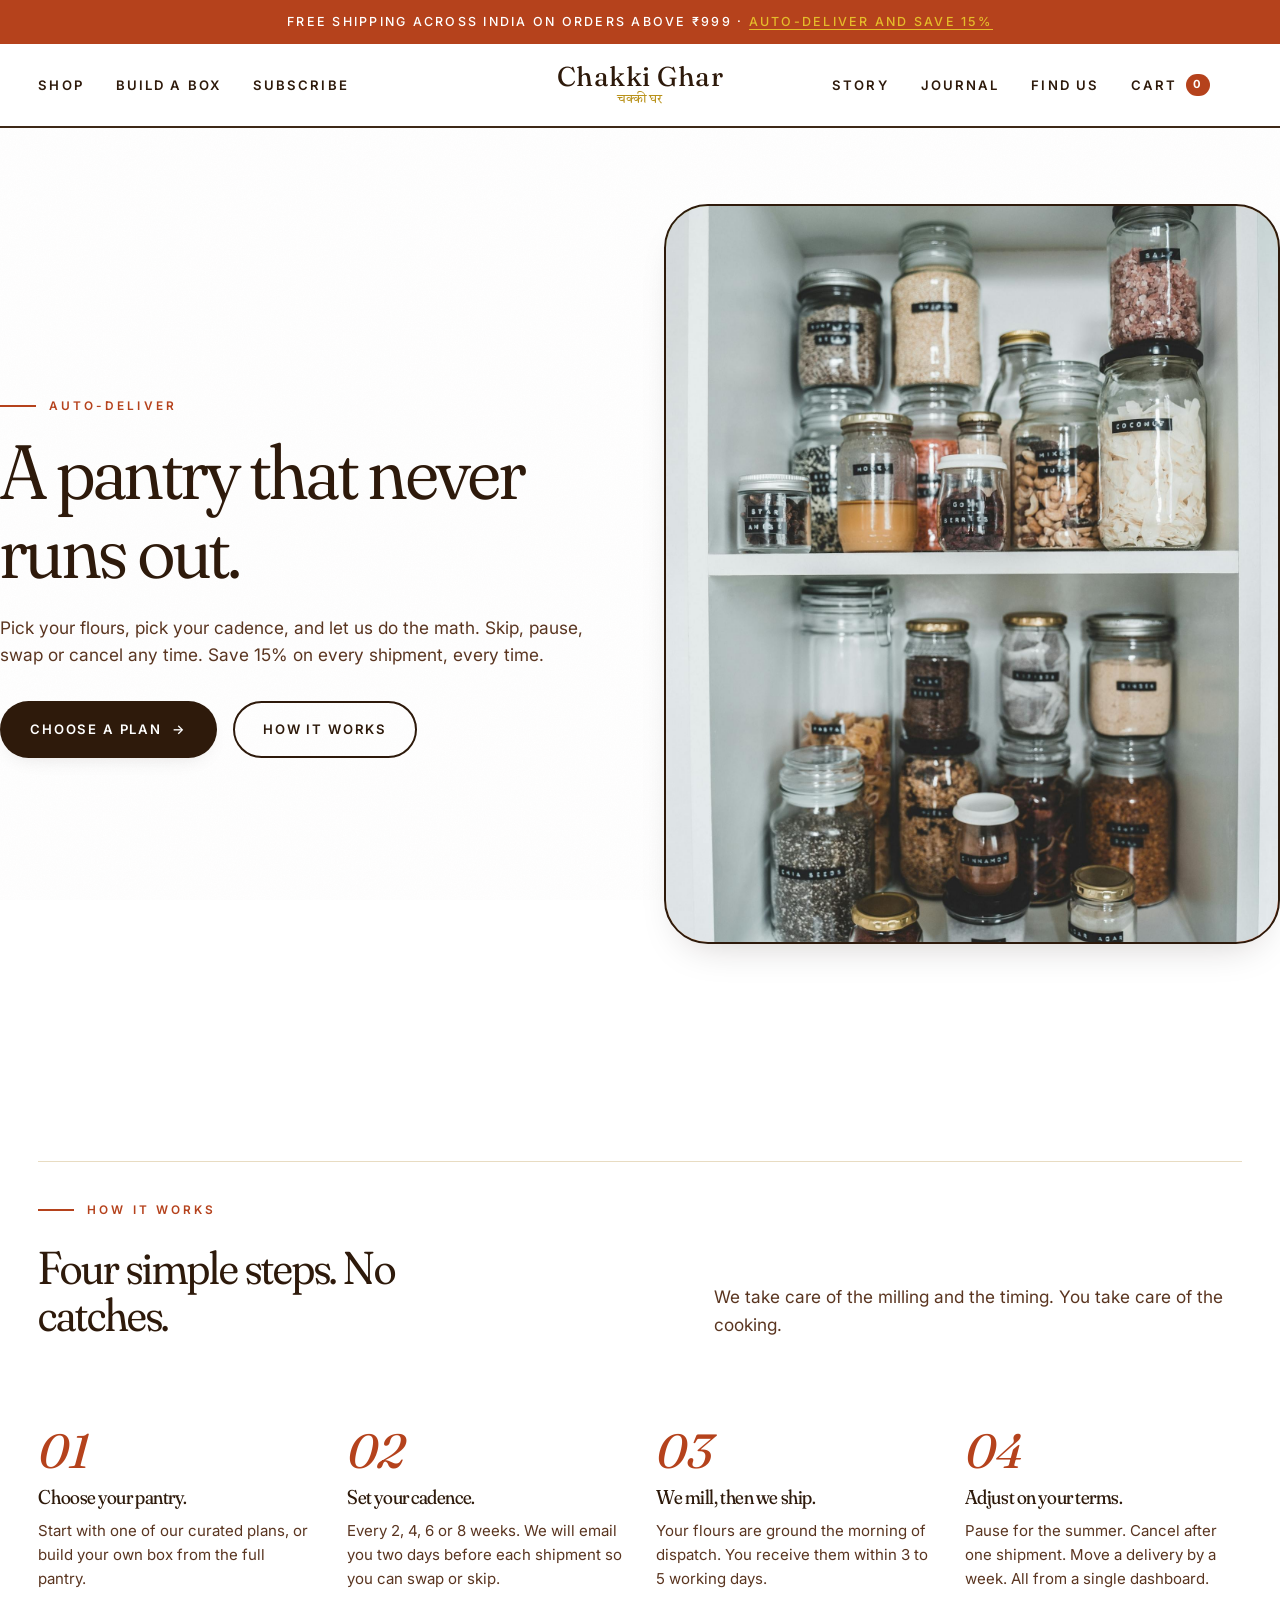
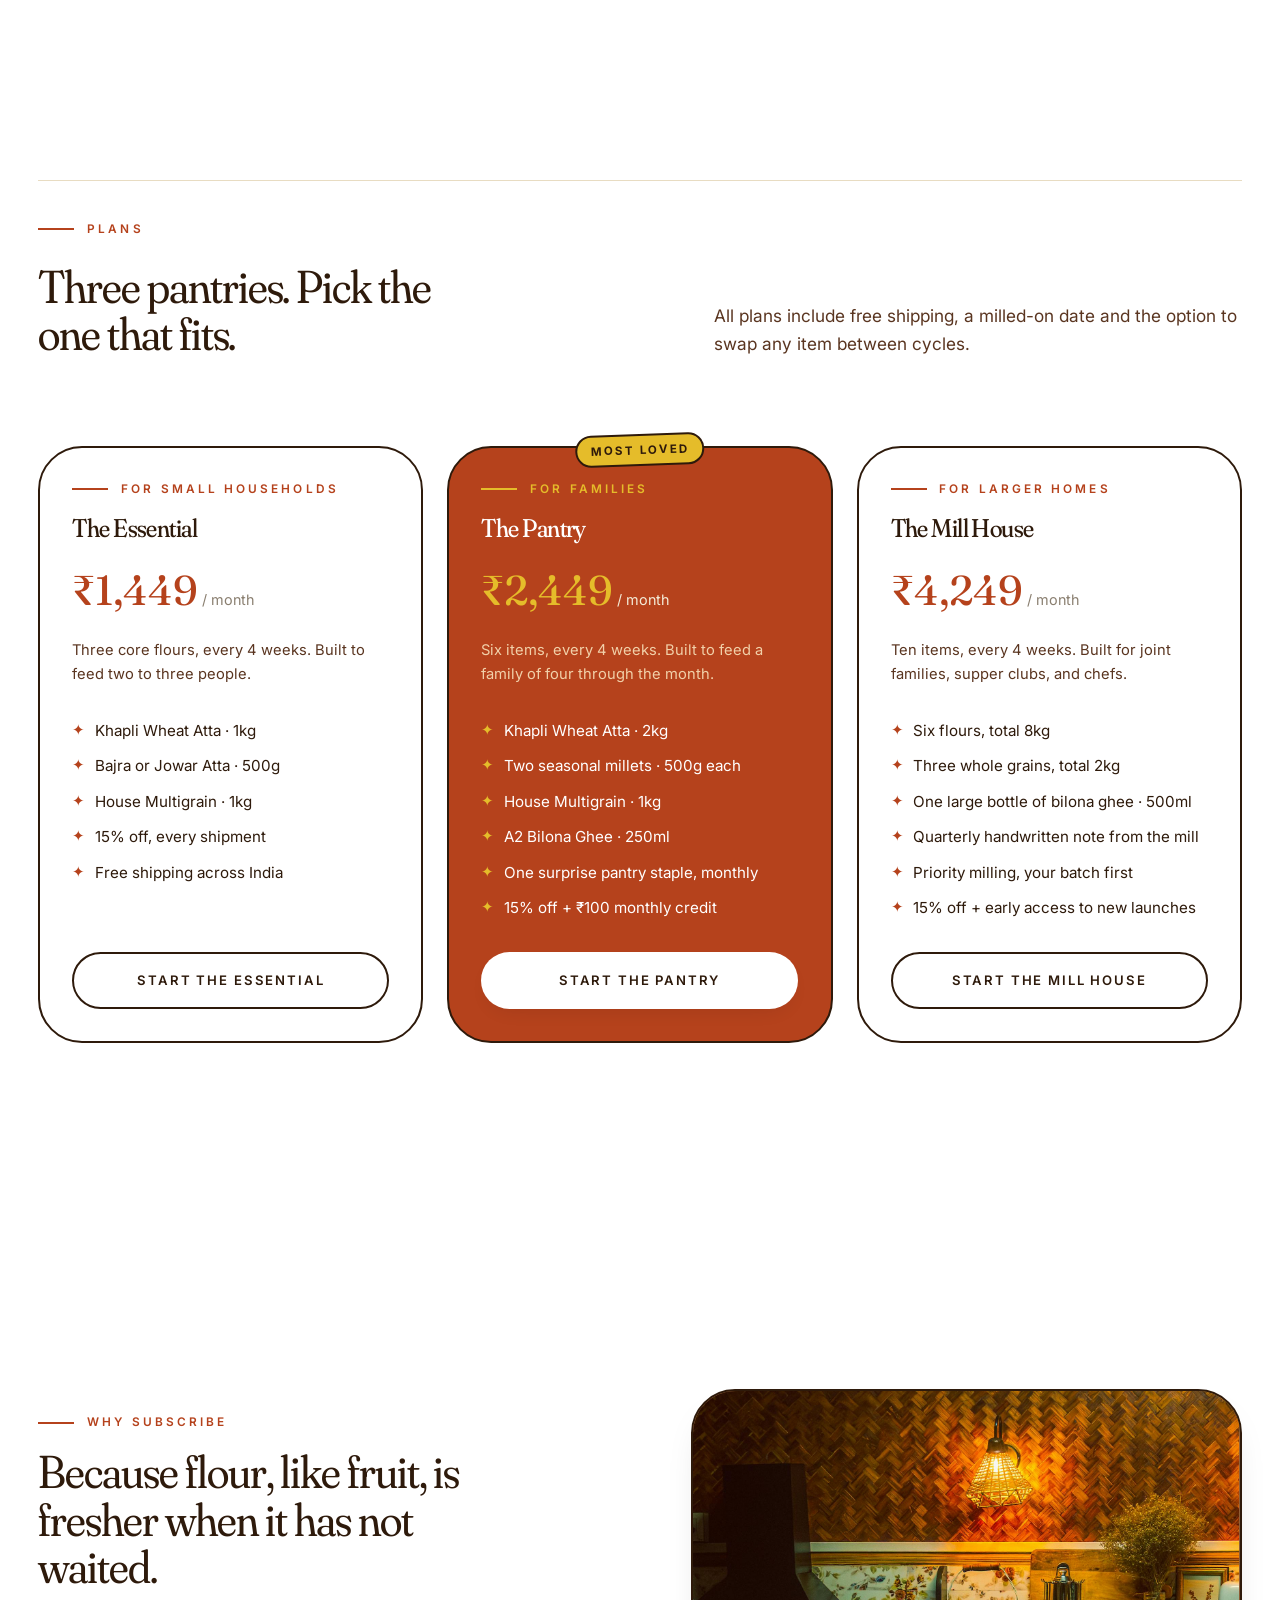
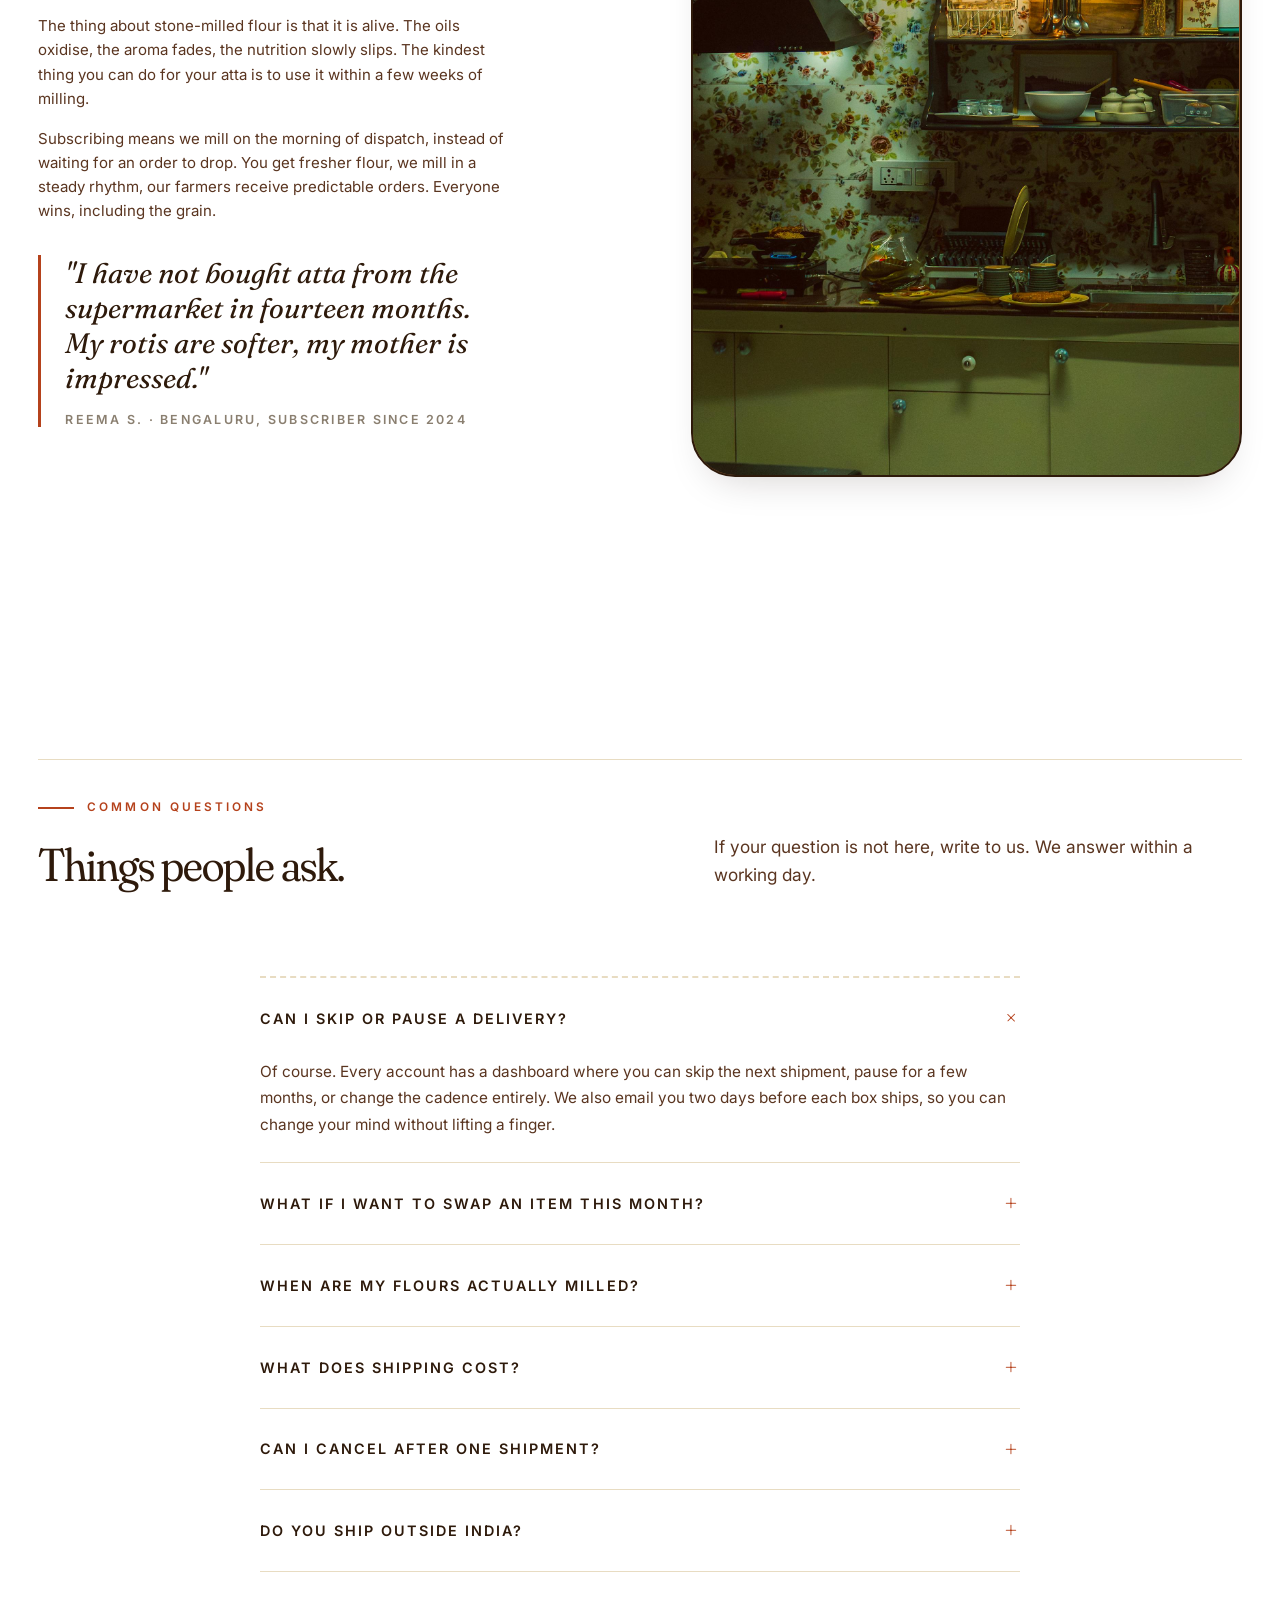
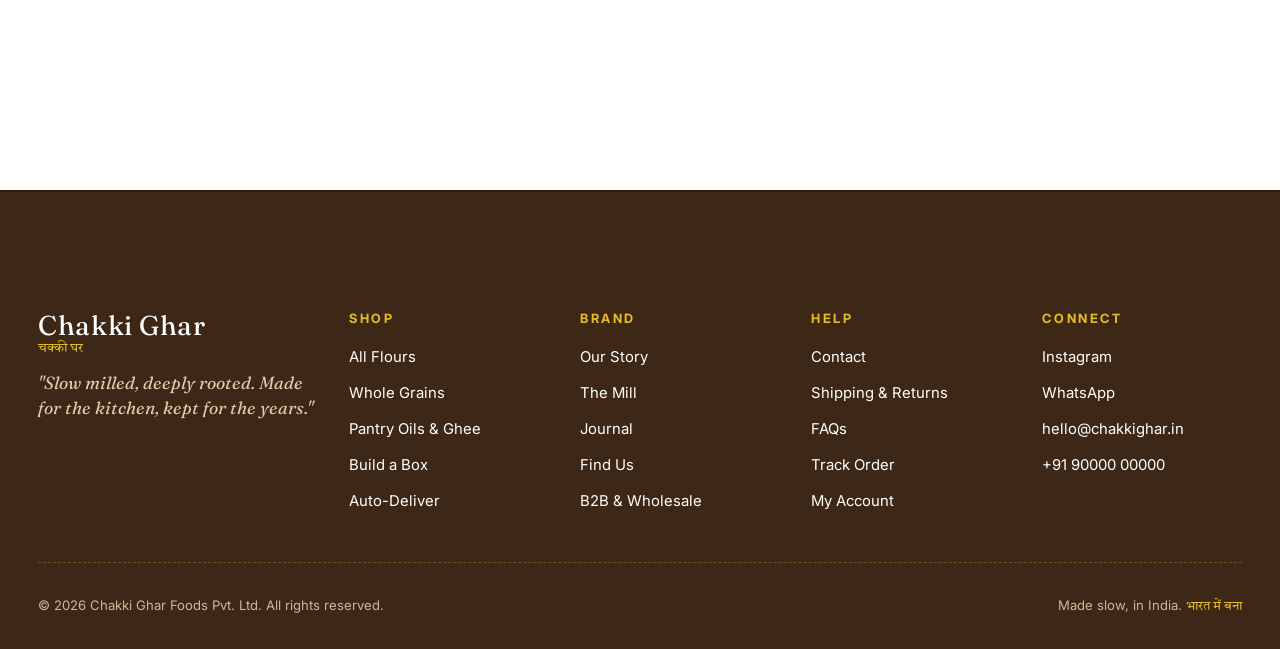
<file: subscribe.html>
<!doctype html>
<html lang="en">
<head>
  <meta charset="utf-8" />
  <meta name="viewport" content="width=device-width, initial-scale=1" />
  <title>Auto-Deliver · Chakki Ghar</title>
  <meta name="description" content="A pantry that never runs out. Subscribe and save 15%." />
  <link rel="preconnect" href="https://fonts.googleapis.com" />
  <link rel="preconnect" href="https://fonts.gstatic.com" crossorigin />
  <link href="https://fonts.googleapis.com/css2?family=Fraunces:ital,opsz,wght,SOFT@0,9..144,300..600,30..100;1,9..144,300..600,30..100&family=Inter:wght@400;500;600&family=Tiro+Devanagari+Hindi:ital@0;1&display=swap" rel="stylesheet" />
  <link rel="stylesheet" href="assets/css/styles.css" />
</head>
<body>

  <div class="top-bar">Free shipping across India on orders above ₹999 · <a href="subscribe.html">Auto-deliver and save 15%</a></div>

  <header class="site-header">
    <nav class="nav">
      <ul class="nav-links left">
        <li><a href="shop.html">Shop</a></li>
        <li><a href="bundles.html">Build a Box</a></li>
        <li><a href="subscribe.html">Subscribe</a></li>
      </ul>
      <a href="index.html" class="logo">Chakki Ghar<span class="sub deva">चक्की घर</span></a>
      <ul class="nav-links right">
        <li><a href="story.html">Story</a></li>
        <li><a href="journal.html">Journal</a></li>
        <li><a href="locator.html">Find Us</a></li>
        <li><button class="icon-btn"><span class="nav-text">Cart</span><span class="cart-count">0</span></button></li>
        <li><button class="mobile-toggle" id="menuToggle"><span></span><span></span><span></span></button></li>
      </ul>
    </nav>
  </header>

  <nav class="mobile-menu" id="mobileMenu">
    <button class="mobile-close" id="menuClose">Close</button>
    <a href="shop.html">Shop</a><a href="bundles.html">Build a Box</a><a href="subscribe.html">Subscribe</a>
    <a href="story.html">Story</a><a href="journal.html">Journal</a><a href="locator.html">Find Us</a>
  </nav>

  <section class="container sub-hero">
    <div class="reveal">
      <span class="eyebrow">Auto-Deliver</span>
      <h1 style="margin-top: 1rem;">A pantry that never runs out.</h1>
      <p class="lede">
        Pick your flours, pick your cadence, and let us do the math. Skip, pause, swap or cancel any time. Save 15% on every shipment, every time.
      </p>
      <div class="flex gap-2" style="margin-top: 2rem; flex-wrap: wrap;">
        <a href="#plans" class="btn btn-primary">Choose a Plan <span class="arrow">→</span></a>
        <a href="#how" class="btn btn-outline">How It Works</a>
      </div>
    </div>
    <div class="image reveal">
      <img src="assets/images/stock/pantry-shelf.jpg" alt="Subscriber pantry: shelf of labelled jars" />
    </div>
  </section>

  <!-- HOW IT WORKS -->
  <section class="section" id="how">
    <div class="container">
      <div class="section-head reveal">
        <div><span class="eyebrow">How it works</span><h2>Four simple steps. No catches.</h2></div>
        <p class="lede">We take care of the milling and the timing. You take care of the cooking.</p>
      </div>
      <div class="how-it-works">
        <div class="how-step reveal">
          <span class="num">01</span>
          <h3>Choose your pantry.</h3>
          <p>Start with one of our curated plans, or build your own box from the full pantry.</p>
        </div>
        <div class="how-step reveal">
          <span class="num">02</span>
          <h3>Set your cadence.</h3>
          <p>Every 2, 4, 6 or 8 weeks. We will email you two days before each shipment so you can swap or skip.</p>
        </div>
        <div class="how-step reveal">
          <span class="num">03</span>
          <h3>We mill, then we ship.</h3>
          <p>Your flours are ground the morning of dispatch. You receive them within 3 to 5 working days.</p>
        </div>
        <div class="how-step reveal">
          <span class="num">04</span>
          <h3>Adjust on your terms.</h3>
          <p>Pause for the summer. Cancel after one shipment. Move a delivery by a week. All from a single dashboard.</p>
        </div>
      </div>
    </div>
  </section>

  <!-- PLANS -->
  <section class="section" id="plans" style="padding-top: 0;">
    <div class="container">
      <div class="section-head reveal">
        <div><span class="eyebrow">Plans</span><h2>Three pantries. Pick the one that fits.</h2></div>
        <p class="lede">All plans include free shipping, a milled-on date and the option to swap any item between cycles.</p>
      </div>

      <div class="plans">
        <div class="plan reveal">
          <span class="eyebrow">For Small Households</span>
          <h3>The Essential</h3>
          <span class="price-num">₹1,449<small> / month</small></span>
          <p style="color: var(--ink-soft); font-size: 0.92rem;">Three core flours, every 4 weeks. Built to feed two to three people.</p>
          <ul>
            <li>Khapli Wheat Atta · 1kg</li>
            <li>Bajra or Jowar Atta · 500g</li>
            <li>House Multigrain · 1kg</li>
            <li>15% off, every shipment</li>
            <li>Free shipping across India</li>
          </ul>
          <a href="#" class="btn btn-outline">Start The Essential</a>
        </div>

        <div class="plan featured reveal">
          <span class="tag">Most Loved</span>
          <span class="eyebrow" style="color: var(--turmeric);">For Families</span>
          <h3>The Pantry</h3>
          <span class="price-num">₹2,449<small style="color: var(--paper-2);"> / month</small></span>
          <p style="font-size: 0.92rem;">Six items, every 4 weeks. Built to feed a family of four through the month.</p>
          <ul>
            <li>Khapli Wheat Atta · 2kg</li>
            <li>Two seasonal millets · 500g each</li>
            <li>House Multigrain · 1kg</li>
            <li>A2 Bilona Ghee · 250ml</li>
            <li>One surprise pantry staple, monthly</li>
            <li>15% off + ₹100 monthly credit</li>
          </ul>
          <a href="#" class="btn btn-primary" style="background: var(--paper); color: var(--ink);">Start The Pantry</a>
        </div>

        <div class="plan reveal">
          <span class="eyebrow">For Larger Homes</span>
          <h3>The Mill House</h3>
          <span class="price-num">₹4,249<small> / month</small></span>
          <p style="color: var(--ink-soft); font-size: 0.92rem;">Ten items, every 4 weeks. Built for joint families, supper clubs, and chefs.</p>
          <ul>
            <li>Six flours, total 8kg</li>
            <li>Three whole grains, total 2kg</li>
            <li>One large bottle of bilona ghee · 500ml</li>
            <li>Quarterly handwritten note from the mill</li>
            <li>Priority milling, your batch first</li>
            <li>15% off + early access to new launches</li>
          </ul>
          <a href="#" class="btn btn-outline">Start The Mill House</a>
        </div>
      </div>
    </div>
  </section>

  <!-- WHY SUBSCRIBE -->
  <section class="section" style="background: var(--paper);">
    <div class="container">
      <div class="story-split">
        <div class="copy reveal">
          <span class="eyebrow">Why Subscribe</span>
          <h2 style="margin-top: 1rem;">Because flour, like fruit, is fresher when it has not waited.</h2>
          <p>
            The thing about stone-milled flour is that it is alive. The oils oxidise, the aroma fades, the nutrition slowly slips. The kindest thing you can do for your atta is to use it within a few weeks of milling.
          </p>
          <p>
            Subscribing means we mill on the morning of dispatch, instead of waiting for an order to drop. You get fresher flour, we mill in a steady rhythm, our farmers receive predictable orders. Everyone wins, including the grain.
          </p>
          <div class="story-quote">
            "I have not bought atta from the supermarket in fourteen months. My rotis are softer, my mother is impressed."
            <cite>Reema S. · Bengaluru, subscriber since 2024</cite>
          </div>
        </div>
        <div class="media reveal">
          <img src="assets/images/stock/kitchen-cozy.jpg" alt="Cosy home kitchen with labelled jars on a wooden shelf" />
        </div>
      </div>
    </div>
  </section>

  <!-- FAQ -->
  <section class="section">
    <div class="container">
      <div class="section-head reveal">
        <div><span class="eyebrow">Common Questions</span><h2>Things people ask.</h2></div>
        <p class="lede">If your question is not here, write to us. We answer within a working day.</p>
      </div>

      <div class="product-accordion" style="max-width: 760px; margin: 0 auto;">
        <div class="accordion-item open">
          <button class="accordion-trigger">Can I skip or pause a delivery?<span class="plus">+</span></button>
          <div class="accordion-body"><div class="accordion-body-inner">
            <p>Of course. Every account has a dashboard where you can skip the next shipment, pause for a few months, or change the cadence entirely. We also email you two days before each box ships, so you can change your mind without lifting a finger.</p>
          </div></div>
        </div>
        <div class="accordion-item">
          <button class="accordion-trigger">What if I want to swap an item this month?<span class="plus">+</span></button>
          <div class="accordion-body"><div class="accordion-body-inner">
            <p>Swaps are free and unlimited. From the dashboard, you can replace any item in your upcoming box with anything else from the pantry. The system adjusts the price automatically.</p>
          </div></div>
        </div>
        <div class="accordion-item">
          <button class="accordion-trigger">When are my flours actually milled?<span class="plus">+</span></button>
          <div class="accordion-body"><div class="accordion-body-inner">
            <p>The morning of dispatch. Our small batch capacity means we mill subscriber boxes on the same day they leave the warehouse. Mill date is printed on every pack.</p>
          </div></div>
        </div>
        <div class="accordion-item">
          <button class="accordion-trigger">What does shipping cost?<span class="plus">+</span></button>
          <div class="accordion-body"><div class="accordion-body-inner">
            <p>Subscriptions always ship free across India. One-time orders ship free above ₹999, and a flat ₹49 below that.</p>
          </div></div>
        </div>
        <div class="accordion-item">
          <button class="accordion-trigger">Can I cancel after one shipment?<span class="plus">+</span></button>
          <div class="accordion-body"><div class="accordion-body-inner">
            <p>Yes. There is no lock-in, no minimum, no penalty. You can cancel after the very first box if you wish, directly from your account.</p>
          </div></div>
        </div>
        <div class="accordion-item">
          <button class="accordion-trigger">Do you ship outside India?<span class="plus">+</span></button>
          <div class="accordion-body"><div class="accordion-body-inner">
            <p>Not yet. We ship across all 28 Indian states and 8 union territories. International shipping is on the wish list for 2027.</p>
          </div></div>
        </div>
      </div>
    </div>
  </section>

  <footer class="site-footer">
    <div class="container">
      <div class="footer-grid">
        <div class="brand-block"><div class="logo">Chakki Ghar<span class="sub deva" style="color: var(--turmeric);">चक्की घर</span></div><p>"Slow milled, deeply rooted. Made for the kitchen, kept for the years."</p></div>
        <div><h4>Shop</h4><ul><li><a href="shop.html">All Flours</a></li><li><a href="shop.html">Whole Grains</a></li><li><a href="shop.html">Pantry Oils &amp; Ghee</a></li><li><a href="bundles.html">Build a Box</a></li><li><a href="subscribe.html">Auto-Deliver</a></li></ul></div>
        <div><h4>Brand</h4><ul><li><a href="story.html">Our Story</a></li><li><a href="story.html">The Mill</a></li><li><a href="journal.html">Journal</a></li><li><a href="locator.html">Find Us</a></li><li><a href="locator.html">B2B &amp; Wholesale</a></li></ul></div>
        <div><h4>Help</h4><ul><li><a href="#">Contact</a></li><li><a href="#">Shipping &amp; Returns</a></li><li><a href="#">FAQs</a></li><li><a href="#">Track Order</a></li><li><a href="#">My Account</a></li></ul></div>
        <div><h4>Connect</h4><ul><li><a href="#">Instagram</a></li><li><a href="#">WhatsApp</a></li><li><a href="mailto:hello@chakkighar.in">hello@chakkighar.in</a></li><li><a href="tel:+919000000000">+91 90000 00000</a></li></ul></div>
      </div>
      <div class="footer-bottom"><span>© 2026 Chakki Ghar Foods Pvt. Ltd. All rights reserved.</span><span>Made slow, in India. <span class="deva" style="color: var(--turmeric);">भारत में बना</span></span></div>
    </div>
  </footer>

  <script src="assets/js/main.js"></script>
</body>
</html>
</file>
<file: assets/css/styles.css>
/* ============================================================
   Chakki Ghar v2 · Indian maximalism, flowy editorial
   ============================================================ */

:root {
  /* Surfaces — white base */
  --white:        #FFFFFF;
  --cream:        #FFFFFF;
  --cream-soft:   #FAF6EC;
  --paper:        #FFFFFF;
  --paper-2:      #F4ECD8;
  --ink:          #2E1A0B;        /* dark brown body text */
  --ink-soft:     #5A3520;
  --warm-grey:    #8A7F70;
  --warm-grey-2:  #B5A88F;

  /* Five-colour Indian palette */
  --rust:         #B5421C;        /* rust red */
  --rust-deep:    #7E2A0E;
  --peacock:      #1B5266;        /* peacock blue */
  --peacock-deep: #0D344A;
  --teal:         #0E5C58;        /* teal green (more green than peacock) */
  --teal-deep:    #073F3C;
  --brown:        #3D2817;        /* dark brown */
  --brown-deep:   #1F1208;
  --olive:        #6B7A2E;        /* olive green */
  --olive-deep:   #4A5520;
  --yellow:       #E5BC2A;        /* yellow */
  --yellow-deep:  #B89017;
  --ochre:        #C4862A;

  /* Backward-compatible aliases (selectors use these names) */
  --marigold:     #E5BC2A;        /* maps to yellow */
  --marigold-deep:#B89017;
  --kumkum:       #B5421C;        /* maps to rust */
  --kumkum-deep:  #7E2A0E;
  --indigo:       #3D2817;        /* maps to dark brown */
  --indigo-deep:  #1F1208;
  --magenta:      #6B7A2E;        /* maps to olive */
  --magenta-deep: #4A5520;
  --emerald:      #6B7A2E;
  --saffron:      #C4862A;
  --terracotta:   #B5421C;
  --turmeric:     #E5BC2A;
  --border:       #E8DCC2;

  --shadow:       0 18px 40px -20px rgba(26,15,8,0.22);
  --shadow-soft:  0 8px 22px -12px rgba(26,15,8,0.16);

  /* Type */
  --font-display: "Fraunces", "Cormorant Garamond", Georgia, serif;
  --font-body:    "Inter", -apple-system, BlinkMacSystemFont, "Segoe UI", sans-serif;
  --font-deva:    "Tiro Devanagari Hindi", "Fraunces", serif;

  --fs-hero:      clamp(3.2rem, 9vw, 8rem);
  --fs-display:   clamp(2.4rem, 5.5vw, 4.8rem);
  --fs-h2:        clamp(1.9rem, 3.6vw, 3rem);
  --fs-h3:        clamp(1.2rem, 1.9vw, 1.55rem);
  --fs-eyebrow:   0.74rem;
  --fs-body:      0.94rem;
  --fs-lede:      clamp(0.98rem, 1.35vw, 1.1rem);
  --fs-small:     0.82rem;

  --container:    1340px;
  --gutter:       clamp(1.25rem, 3vw, 2.5rem);
  --radius-sm:    6px;
  --radius:       16px;
  --radius-lg:    28px;
  --radius-xl:    44px;
  --radius-pill:  999px;
  --ease:         cubic-bezier(0.2, 0.7, 0.2, 1);
}

/* RESET */
*, *::before, *::after { box-sizing: border-box; }
* { margin: 0; padding: 0; }
html { scroll-behavior: smooth; -webkit-text-size-adjust: 100%; }
body {
  font-family: var(--font-body);
  font-size: var(--fs-body);
  line-height: 1.6;
  color: var(--ink);
  background: var(--cream);
  -webkit-font-smoothing: antialiased;
  text-rendering: optimizeLegibility;
  overflow-x: hidden;
  position: relative;
}
img, video { max-width: 100%; height: auto; display: block; }
button { font: inherit; color: inherit; background: none; border: none; cursor: pointer; }
a { color: inherit; text-decoration: none; }

/* Paper grain overlay */
body::before {
  content: "";
  position: fixed; inset: 0;
  pointer-events: none;
  z-index: 1;
  opacity: 0.45;
  mix-blend-mode: multiply;
  background-image: url("data:image/svg+xml;utf8,<svg xmlns='http://www.w3.org/2000/svg' width='240' height='240'><filter id='n'><feTurbulence type='fractalNoise' baseFrequency='0.85' numOctaves='2' stitchTiles='stitch'/><feColorMatrix values='0 0 0 0 0.15  0 0 0 0 0.10  0 0 0 0 0.05  0 0 0 0.04 0'/></filter><rect width='100%' height='100%' filter='url(%23n)'/></svg>");
}

/* TYPOGRAPHY */
h1, h2, h3, h4, h5 {
  font-family: var(--font-display);
  font-weight: 380;
  font-variation-settings: "opsz" 144, "SOFT" 70;
  line-height: 1.03;
  letter-spacing: -0.022em;
  color: var(--ink);
}
h1 { font-size: var(--fs-display); font-weight: 360; }
h2 { font-size: var(--fs-h2); font-weight: 380; }
h3 { font-size: var(--fs-h3); font-weight: 430; }

em, .em {
  font-style: italic;
  color: var(--kumkum);
  position: relative;
  font-weight: 320;
}
/* Hand-drawn squiggle under italics */
em::after, .em::after {
  content: "";
  position: absolute;
  left: -2%; right: -2%;
  bottom: -0.18em;
  height: 0.18em;
  background: url("data:image/svg+xml;utf8,<svg xmlns='http://www.w3.org/2000/svg' viewBox='0 0 120 12' preserveAspectRatio='none'><path d='M0 8 C 20 0, 40 12, 60 6 S 100 0, 120 6' fill='none' stroke='%23E5BC2A' stroke-width='2.5' stroke-linecap='round'/></svg>") repeat-x;
  background-size: 120px 12px;
  opacity: 0.95;
}

.deva {
  font-family: var(--font-deva);
  font-weight: 400;
  letter-spacing: 0;
  color: var(--kumkum);
}

.eyebrow {
  font-family: var(--font-body);
  font-size: var(--fs-eyebrow);
  font-weight: 600;
  letter-spacing: 0.26em;
  text-transform: uppercase;
  color: var(--rust);
  display: inline-flex;
  align-items: center;
  gap: 0.8rem;
}
.eyebrow::before {
  content: "";
  width: 36px;
  height: 2px;
  background: var(--rust);
  flex-shrink: 0;
}

.lede {
  font-size: var(--fs-lede);
  line-height: 1.6;
  color: var(--ink-soft);
  max-width: 56ch;
}

/* LAYOUT */
.container {
  max-width: var(--container);
  margin: 0 auto;
  padding-left: var(--gutter);
  padding-right: var(--gutter);
  position: relative;
  z-index: 2;
}
.section {
  padding: clamp(5.5rem, 11vw, 11rem) 0;
  position: relative;
  z-index: 2;
}
.section + .section { padding-top: clamp(4rem, 8vw, 7rem); }
.section-tight { padding: clamp(3rem, 6vw, 5rem) 0; }
.section-roomy { padding: clamp(7rem, 14vw, 13rem) 0; }
.divider { height: 1px; background: var(--border); border: 0; margin: 0; }

.flex { display: flex; }
.gap-1 { gap: 0.5rem; }
.gap-2 { gap: 1rem; }
.gap-3 { gap: 1.5rem; }
.gap-4 { gap: 2rem; }

/* SECTION VARIANTS — Indian maximalism: rotating colour backgrounds */
.bg-cream    { background: var(--cream); color: var(--ink); }
.bg-paper    { background: var(--paper); color: var(--ink); }
.bg-marigold { background: var(--marigold); color: var(--ink); }
.bg-kumkum   { background: var(--kumkum); color: var(--paper); }
.bg-peacock  { background: var(--peacock); color: var(--paper); }
.bg-indigo   { background: var(--indigo); color: var(--paper); }
.bg-magenta  { background: var(--magenta); color: var(--paper); }
.bg-ink      { background: var(--ink); color: var(--paper); }
.bg-kumkum h1, .bg-kumkum h2, .bg-kumkum h3,
.bg-peacock h1, .bg-peacock h2, .bg-peacock h3,
.bg-indigo h1, .bg-indigo h2, .bg-indigo h3,
.bg-magenta h1, .bg-magenta h2, .bg-magenta h3,
.bg-ink h1, .bg-ink h2, .bg-ink h3 { color: var(--white); }

/* Text inversion inside coloured panels */
.bg-kumkum p, .bg-peacock p, .bg-indigo p, .bg-magenta p, .bg-ink p,
.bg-kumkum .lede, .bg-peacock .lede, .bg-indigo .lede, .bg-magenta .lede, .bg-ink .lede {
  color: rgba(255, 255, 255, 0.88);
}
.bg-kumkum .eyebrow, .bg-peacock .eyebrow, .bg-indigo .eyebrow,
.bg-magenta .eyebrow, .bg-ink .eyebrow { color: var(--yellow); }
.bg-kumkum .eyebrow::before, .bg-peacock .eyebrow::before,
.bg-indigo .eyebrow::before, .bg-magenta .eyebrow::before,
.bg-ink .eyebrow::before { background: var(--yellow); }
.bg-kumkum .story-quote, .bg-peacock .story-quote,
.bg-indigo .story-quote, .bg-magenta .story-quote,
.bg-ink .story-quote { color: var(--white); border-left-color: var(--yellow); }
.bg-kumkum .story-quote::before, .bg-peacock .story-quote::before,
.bg-indigo .story-quote::before, .bg-magenta .story-quote::before,
.bg-ink .story-quote::before { background: var(--yellow); }
.bg-kumkum .story-quote cite, .bg-peacock .story-quote cite,
.bg-indigo .story-quote cite, .bg-magenta .story-quote cite,
.bg-ink .story-quote cite { color: var(--yellow); }
.bg-kumkum .btn-text, .bg-peacock .btn-text,
.bg-indigo .btn-text, .bg-magenta .btn-text,
.bg-ink .btn-text { color: var(--white); border-bottom-color: var(--yellow); }
.bg-kumkum .btn-text:hover, .bg-peacock .btn-text:hover,
.bg-indigo .btn-text:hover, .bg-magenta .btn-text:hover,
.bg-ink .btn-text:hover { color: var(--yellow); }
.bg-kumkum .section-head, .bg-peacock .section-head,
.bg-indigo .section-head, .bg-magenta .section-head,
.bg-ink .section-head { border-top-color: rgba(255, 255, 255, 0.25); }

/* All decorative pattern utility classes removed in favour of photography-led layout */

/* ============== Rust theme — applied to body on selected pages ============== */
/* To switch to dark brown instead, change var(--rust-deep) below to var(--brown). */
body.theme-rust { background: var(--rust-deep); color: var(--white); }

body.theme-rust h1,
body.theme-rust h2,
body.theme-rust h3,
body.theme-rust h4,
body.theme-rust h5 { color: var(--white); }

body.theme-rust em { color: var(--yellow); }

body.theme-rust p,
body.theme-rust .lede { color: rgba(255, 255, 255, 0.88); }

body.theme-rust .eyebrow { color: var(--yellow); }
body.theme-rust .eyebrow::before { background: var(--yellow); }

body.theme-rust .section-head { border-top-color: rgba(255, 255, 255, 0.25); }
body.theme-rust .press {
  border-top-color: rgba(255, 255, 255, 0.30);
  border-bottom-color: rgba(255, 255, 255, 0.30);
}
body.theme-rust .press .label { color: var(--yellow); }
body.theme-rust .press .name { color: rgba(255, 255, 255, 0.85); }

body.theme-rust .btn-outline { color: var(--white); border-color: var(--white); }
body.theme-rust .btn-outline:hover { background: var(--white); color: var(--rust); }
body.theme-rust .btn-primary { background: var(--white); color: var(--rust); }
body.theme-rust .btn-primary:hover { background: var(--yellow); color: var(--ink); }

body.theme-rust .pillar .num { color: var(--yellow); }
body.theme-rust .pillar p { color: rgba(255, 255, 255, 0.88); }

body.theme-rust .product-card .name { color: var(--white); }
body.theme-rust .product-card .meta { color: rgba(255, 255, 255, 0.72); }
body.theme-rust .product-card .price { color: var(--yellow); }
body.theme-rust .product-card .price s { color: rgba(255, 255, 255, 0.5); }
body.theme-rust .product-card .media { border-color: rgba(255, 255, 255, 0.25); }
body.theme-rust .product-card .media .quick { background: var(--white); color: var(--ink); }

body.theme-rust .process-card h3 { color: var(--white); }
body.theme-rust .process-card p { color: rgba(255, 255, 255, 0.88); }
body.theme-rust .process-card .label .num { color: var(--yellow); }
body.theme-rust .process-card .media { border-color: rgba(255, 255, 255, 0.25); }

body.theme-rust .j-card h3 { color: var(--white); }
body.theme-rust .j-card p { color: rgba(255, 255, 255, 0.85); }
body.theme-rust .j-card .read-more { color: var(--white); border-bottom-color: var(--yellow); }
body.theme-rust .j-card .media { border-color: rgba(255, 255, 255, 0.25); }

body.theme-rust .hero-stats-strip { background: var(--white); border-bottom-color: var(--brown); }
/* hero stats strip keeps its white surface for breathing room */

body.theme-rust .site-header { background: var(--white); color: var(--ink); }
body.theme-rust .site-header .nav-links a,
body.theme-rust .site-header .icon-btn,
body.theme-rust .site-header .logo { color: var(--ink); }
body.theme-rust .site-header .logo .sub { color: var(--rust); }
body.theme-rust .site-header .nav-links a::after { background: var(--rust); }
body.theme-rust .site-header .icon-btn:hover { color: var(--rust); }
body.theme-rust .site-header .cart-count { background: var(--rust); color: var(--white); }
body.theme-rust .site-header .mobile-toggle span { background: var(--ink); }

body.theme-rust .top-bar { background: var(--yellow); color: var(--ink); font-weight: 600; }
body.theme-rust .top-bar a { color: var(--rust); border-bottom: 1px solid var(--rust); }
body.theme-rust .top-bar a:hover { color: var(--ink); border-bottom-color: var(--ink); }

/* ===== Coloured section variants for rhythm on the rust home page ===== */

/* Darker — near-black brown */
.section-darker {
  background: var(--brown-deep);
  color: var(--white);
}
.section-darker h1,
.section-darker h2,
.section-darker h3,
.section-darker h4 { color: var(--white); }
.section-darker .eyebrow { color: var(--yellow); }
.section-darker .eyebrow::before { background: var(--yellow); }
.section-darker .lede,
.section-darker p { color: rgba(255, 255, 255, 0.88); }
.section-darker .pillar .num { color: var(--yellow); }
.section-darker .section-head { border-top-color: rgba(255, 255, 255, 0.25); }

/* Peacock with yellow jaali (lattice) pattern */
.section-peacock-jaali {
  background: var(--peacock-deep);
  position: relative;
  overflow: hidden;
  color: var(--white);
}
.section-peacock-jaali::before {
  content: "";
  position: absolute;
  inset: 0;
  pointer-events: none;
  opacity: 0.32;
  background-image: url("data:image/svg+xml;utf8,<svg xmlns='http://www.w3.org/2000/svg' width='80' height='80' viewBox='0 0 80 80'><g fill='none' stroke='%23E5BC2A' stroke-width='1.3'><path d='M 40 4 L 76 40 L 40 76 L 4 40 Z'/><path d='M 40 22 L 58 40 L 40 58 L 22 40 Z'/></g></svg>");
  background-size: 80px 80px;
  background-repeat: repeat;
  z-index: 0;
}
.section-peacock-jaali > .container { position: relative; z-index: 1; }
.section-peacock-jaali h1,
.section-peacock-jaali h2,
.section-peacock-jaali h3,
.section-peacock-jaali h4 { color: var(--white); }
.section-peacock-jaali .eyebrow { color: var(--yellow); }
.section-peacock-jaali .eyebrow::before { background: var(--yellow); }
.section-peacock-jaali .lede,
.section-peacock-jaali p { color: rgba(255, 255, 255, 0.88); }
.section-peacock-jaali .process-card .label .num { color: var(--yellow); }
.section-peacock-jaali .section-head { border-top-color: rgba(255, 255, 255, 0.25); }
.section-peacock-jaali .process-card .media { border-color: rgba(255, 255, 255, 0.30); }

/* White section — used to give product photography a clean ground.
   Prefixed with body.theme-rust so it out-specifies the theme-rust text-inversion rules. */
body.theme-rust .section-white,
.section-white {
  background: var(--white);
  color: var(--ink);
}
body.theme-rust .section-white h1,
body.theme-rust .section-white h2,
body.theme-rust .section-white h3,
body.theme-rust .section-white h4,
.section-white h1,
.section-white h2,
.section-white h3,
.section-white h4 { color: var(--ink); }
body.theme-rust .section-white .eyebrow,
.section-white .eyebrow { color: var(--rust); }
body.theme-rust .section-white .eyebrow::before,
.section-white .eyebrow::before { background: var(--rust); }
body.theme-rust .section-white .lede,
body.theme-rust .section-white p,
.section-white .lede,
.section-white p { color: var(--ink-soft); }
body.theme-rust .section-white .section-head,
.section-white .section-head { border-top-color: var(--border); }
body.theme-rust .section-white .product-card .name,
.section-white .product-card .name { color: var(--ink); }
body.theme-rust .section-white .product-card .meta,
.section-white .product-card .meta { color: var(--warm-grey); }
body.theme-rust .section-white .product-card .price,
.section-white .product-card .price { color: var(--ink); }
body.theme-rust .section-white .product-card .price s,
.section-white .product-card .price s { color: var(--warm-grey); }
body.theme-rust .section-white .product-card .media,
.section-white .product-card .media { border-color: var(--brown); }
body.theme-rust .section-white .product-card .media .quick,
.section-white .product-card .media .quick { background: var(--ink); color: var(--paper); }
body.theme-rust .section-white .btn-outline,
.section-white .btn-outline { color: var(--ink); border-color: var(--ink); }
body.theme-rust .section-white .btn-outline:hover,
.section-white .btn-outline:hover { background: var(--ink); color: var(--white); }

/* Teal green section */
.section-teal {
  background: var(--teal);
  color: var(--white);
  position: relative;
}
.section-teal h1,
.section-teal h2,
.section-teal h3,
.section-teal h4 { color: var(--white); }
.section-teal .eyebrow { color: var(--yellow); }
.section-teal .eyebrow::before { background: var(--yellow); }
.section-teal .lede,
.section-teal p { color: rgba(255, 255, 255, 0.88); }
.section-teal .section-head { border-top-color: rgba(255, 255, 255, 0.25); }
.section-teal .j-card h3 { color: var(--white); }
.section-teal .j-card p { color: rgba(255, 255, 255, 0.85); }
.section-teal .j-card .read-more { color: var(--white); border-bottom-color: var(--yellow); }
.section-teal .j-card .media { border-color: rgba(255, 255, 255, 0.30); }
.section-teal .btn-outline { color: var(--white); border-color: var(--white); }
.section-teal .btn-outline:hover { background: var(--white); color: var(--teal); }

/* Press content overrides for teal-green panel */
body.theme-rust .section-teal .press .label,
.section-teal .press .label { color: var(--yellow); }
body.theme-rust .section-teal .press .name,
.section-teal .press .name { color: rgba(255, 255, 255, 0.92); }
body.theme-rust .section-teal .press,
.section-teal .press {
  border-top-color: rgba(255, 255, 255, 0.30);
  border-bottom-color: rgba(255, 255, 255, 0.30);
}

/* Olive-deep section — used on Press strip */
body.theme-rust .section-olive-deep,
.section-olive-deep {
  background: var(--olive-deep);
  color: var(--white);
}
body.theme-rust .section-olive-deep .press .label,
.section-olive-deep .press .label { color: var(--yellow); }
body.theme-rust .section-olive-deep .press .name,
.section-olive-deep .press .name { color: rgba(255, 255, 255, 0.92); }
body.theme-rust .section-olive-deep .press,
.section-olive-deep .press {
  border-top-color: rgba(255, 255, 255, 0.30);
  border-bottom-color: rgba(255, 255, 255, 0.30);
}

/* Subtle yellow band — used for tight strips like Press */
body.theme-rust .section-yellow-soft,
.section-yellow-soft {
  background: var(--yellow);
  color: var(--ink);
}
body.theme-rust .section-yellow-soft .press .label,
.section-yellow-soft .press .label { color: var(--rust); }
body.theme-rust .section-yellow-soft .press .name,
.section-yellow-soft .press .name { color: var(--ink-soft); }
body.theme-rust .section-yellow-soft .press,
.section-yellow-soft .press {
  border-top-color: var(--ink);
  border-bottom-color: var(--ink);
}

/* Cream section — warm editorial breather, used on Journal */
body.theme-rust .section-cream,
.section-cream {
  background: var(--cream-soft);
  color: var(--ink);
}
body.theme-rust .section-cream h1,
body.theme-rust .section-cream h2,
body.theme-rust .section-cream h3,
body.theme-rust .section-cream h4,
.section-cream h1,
.section-cream h2,
.section-cream h3,
.section-cream h4 { color: var(--ink); }
body.theme-rust .section-cream .eyebrow,
.section-cream .eyebrow { color: var(--rust); }
body.theme-rust .section-cream .eyebrow::before,
.section-cream .eyebrow::before { background: var(--rust); }
body.theme-rust .section-cream .lede,
body.theme-rust .section-cream p,
.section-cream .lede,
.section-cream p { color: var(--ink-soft); }
body.theme-rust .section-cream .section-head,
.section-cream .section-head { border-top-color: var(--border); }
body.theme-rust .section-cream .j-card h3,
.section-cream .j-card h3 { color: var(--ink); }
body.theme-rust .section-cream .j-card p,
.section-cream .j-card p { color: var(--ink-soft); }
body.theme-rust .section-cream .j-card .read-more,
.section-cream .j-card .read-more { color: var(--ink); border-bottom-color: var(--rust); }
body.theme-rust .section-cream .j-card .media,
.section-cream .j-card .media { border-color: var(--brown); }
body.theme-rust .section-cream .btn-outline,
.section-cream .btn-outline { color: var(--ink); border-color: var(--ink); }
body.theme-rust .section-cream .btn-outline:hover,
.section-cream .btn-outline:hover { background: var(--ink); color: var(--white); }

/* ============== Pattern backgrounds (Indian textile / Madhubani art) ============== */

/* Rust damask — used on Our Story */
body.theme-rust .section-damask-rust,
.section-damask-rust {
  background:
    linear-gradient(rgba(15, 5, 0, 0.42), rgba(15, 5, 0, 0.58)),
    url("../images/patterns/damask-rust.png") center / cover no-repeat fixed;
  position: relative;
}

/* Tile pattern (darker rust) — used on Why Slow Milled / Pillars */
body.theme-rust .section-tile-rust,
.section-tile-rust {
  background:
    linear-gradient(rgba(20, 8, 0, 0.28), rgba(20, 8, 0, 0.42)),
    url("../images/patterns/why-slow-milled-bg.png") center / 800px repeat;
  position: relative;
}

/* Madhubani — used on Press strip, slightly heavier rust-tinted overlay so yellow / cream type reads */
body.theme-rust .section-madhubani-press,
.section-madhubani-press {
  background:
    linear-gradient(rgba(126, 42, 14, 0.55), rgba(126, 42, 14, 0.60)),
    url("../images/patterns/madhubani.png") center / cover no-repeat;
  position: relative;
}

/* Madhubani — used on Newsletter section background (lighter overlay; the yellow card sits on top) */
body.theme-rust .section-madhubani,
.section-madhubani {
  background:
    linear-gradient(rgba(126, 42, 14, 0.30), rgba(126, 42, 14, 0.30)),
    url("../images/patterns/madhubani.png") center / cover no-repeat;
  position: relative;
}

/* Generic image fill inside any media container */
.media img,
.story-cover img,
.pdp-gallery .main img,
.pdp-gallery .thumbs > div img,
.b-card .media img,
.image img {
  width: 100%;
  height: 100%;
  object-fit: cover;
  display: block;
}

/* Process video strip — three editorial autoplay videos */
.process-grid {
  display: grid;
  grid-template-columns: repeat(3, 1fr);
  gap: clamp(1.5rem, 3vw, 2.5rem);
}
.process-card {
  display: flex;
  flex-direction: column;
  gap: 1rem;
  position: relative;
}
.process-card .media {
  aspect-ratio: 4 / 5;
  border-radius: var(--radius-lg);
  overflow: hidden;
  border: 2px solid var(--brown);
  position: relative;
  background: var(--brown-deep);
}
.process-card .media video {
  width: 100%;
  height: 100%;
  object-fit: cover;
  display: block;
}
.process-card .label {
  display: flex;
  align-items: baseline;
  gap: 0.9rem;
}
.process-card .label .num {
  font-family: var(--font-display);
  font-style: italic;
  font-size: 1.5rem;
  color: var(--rust);
  font-weight: 420;
  line-height: 1;
}
.process-card h3 {
  font-size: clamp(1.2rem, 1.7vw, 1.45rem);
  font-weight: 430;
  margin: 0;
}
.process-card p {
  font-size: 0.9rem;
  color: var(--ink-soft);
  line-height: 1.55;
  max-width: 38ch;
}
@media (max-width: 960px) {
  .process-grid { grid-template-columns: 1fr; gap: 2rem; }
}

/* WAVY SCALLOPED SECTION DIVIDER */
.wave-top, .wave-bottom { position: relative; }
.wave-top::before, .wave-bottom::after {
  content: "";
  position: absolute;
  left: 0; right: 0;
  height: 48px;
  background-size: 80px 48px;
  background-repeat: repeat-x;
  z-index: 3;
}
.wave-top::before { top: -1px; }
.wave-bottom::after { bottom: -1px; transform: scaleY(-1); }

/* Scallop carve to cream */
.wave-from-cream::before,
.wave-from-cream::after {
  background-image: url("data:image/svg+xml;utf8,<svg xmlns='http://www.w3.org/2000/svg' viewBox='0 0 80 48' preserveAspectRatio='none'><path d='M0 48 C 20 0, 60 0, 80 48 Z' fill='%23FFFFFF'/></svg>");
}
.wave-from-marigold::before,
.wave-from-marigold::after {
  background-image: url("data:image/svg+xml;utf8,<svg xmlns='http://www.w3.org/2000/svg' viewBox='0 0 80 48' preserveAspectRatio='none'><path d='M0 48 C 20 0, 60 0, 80 48 Z' fill='%23E5BC2A'/></svg>");
}
.wave-from-kumkum::before,
.wave-from-kumkum::after {
  background-image: url("data:image/svg+xml;utf8,<svg xmlns='http://www.w3.org/2000/svg' viewBox='0 0 80 48' preserveAspectRatio='none'><path d='M0 48 C 20 0, 60 0, 80 48 Z' fill='%23B5421C'/></svg>");
}
.wave-from-peacock::before,
.wave-from-peacock::after {
  background-image: url("data:image/svg+xml;utf8,<svg xmlns='http://www.w3.org/2000/svg' viewBox='0 0 80 48' preserveAspectRatio='none'><path d='M0 48 C 20 0, 60 0, 80 48 Z' fill='%231B5266'/></svg>");
}
.wave-from-indigo::before,
.wave-from-indigo::after {
  background-image: url("data:image/svg+xml;utf8,<svg xmlns='http://www.w3.org/2000/svg' viewBox='0 0 80 48' preserveAspectRatio='none'><path d='M0 48 C 20 0, 60 0, 80 48 Z' fill='%233D2817'/></svg>");
}
.wave-from-magenta::before,
.wave-from-magenta::after {
  background-image: url("data:image/svg+xml;utf8,<svg xmlns='http://www.w3.org/2000/svg' viewBox='0 0 80 48' preserveAspectRatio='none'><path d='M0 48 C 20 0, 60 0, 80 48 Z' fill='%236B7A2E'/></svg>");
}
.wave-from-paper::before,
.wave-from-paper::after {
  background-image: url("data:image/svg+xml;utf8,<svg xmlns='http://www.w3.org/2000/svg' viewBox='0 0 80 48' preserveAspectRatio='none'><path d='M0 48 C 20 0, 60 0, 80 48 Z' fill='%23FFFFFF'/></svg>");
}

/* FLOATING DECORATIVE ORNAMENTS */
.ornament {
  position: absolute;
  pointer-events: none;
  z-index: 0;
  opacity: 0.95;
}
.ornament svg { display: block; width: 100%; height: 100%; }

/* BUTTONS */
.btn {
  display: inline-flex;
  align-items: center;
  gap: 0.65rem;
  padding: 1rem 1.75rem;
  font-size: 0.82rem;
  font-weight: 600;
  letter-spacing: 0.14em;
  text-transform: uppercase;
  border-radius: var(--radius-pill);
  transition: transform 0.4s var(--ease), background 0.3s var(--ease), color 0.3s var(--ease), box-shadow 0.3s var(--ease);
  white-space: nowrap;
  border: 2px solid transparent;
  position: relative;
}
.btn:hover { transform: translateY(-2px); }
.btn-primary {
  background: var(--ink);
  color: var(--paper);
  box-shadow: var(--shadow-soft);
}
.btn-primary:hover { background: var(--kumkum); }
.btn-kumkum {
  background: var(--kumkum);
  color: var(--paper);
}
.btn-kumkum:hover { background: var(--kumkum-deep); }
.btn-marigold {
  background: var(--marigold);
  color: var(--ink);
}
.btn-marigold:hover { background: var(--marigold-deep); color: var(--paper); }
.btn-peacock {
  background: var(--peacock);
  color: var(--paper);
}
.btn-peacock:hover { background: var(--peacock-deep); }
.btn-outline {
  background: transparent;
  color: var(--ink);
  border-color: var(--ink);
}
.btn-outline:hover { background: var(--ink); color: var(--paper); }
.bg-kumkum .btn-outline,
.bg-peacock .btn-outline,
.bg-indigo .btn-outline,
.bg-magenta .btn-outline { color: var(--paper); border-color: var(--paper); }
.bg-kumkum .btn-outline:hover,
.bg-peacock .btn-outline:hover,
.bg-indigo .btn-outline:hover,
.bg-magenta .btn-outline:hover { background: var(--paper); color: var(--ink); }
.btn-text {
  padding: 0;
  font-size: 0.85rem;
  letter-spacing: 0.14em;
  font-weight: 600;
  text-transform: uppercase;
  border-bottom: 2px solid var(--kumkum);
  padding-bottom: 4px;
  display: inline-block;
  color: var(--ink);
  transition: color 0.3s var(--ease);
}
.btn-text:hover { color: var(--kumkum); }
.btn .arrow { display: inline-block; transition: transform 0.4s var(--ease); }
.btn:hover .arrow { transform: translateX(4px); }

/* TOP BAR — Kumkum, energetic */
.top-bar {
  background: var(--kumkum);
  color: var(--paper);
  font-size: 0.78rem;
  letter-spacing: 0.18em;
  text-transform: uppercase;
  text-align: center;
  padding: 0.75rem 1rem;
  position: relative;
  z-index: 50;
  font-weight: 500;
}
.top-bar a {
  border-bottom: 1px solid currentColor;
  color: var(--marigold);
}
.top-bar a:hover { color: var(--paper); }

/* HEADER */
.site-header {
  position: sticky;
  top: 0;
  z-index: 40;
  background: var(--white);
  border-bottom: 2px solid var(--brown);
  backdrop-filter: blur(8px);
}
/* removed decorative band — header now ends cleanly at the bottom border */
.nav {
  display: grid;
  grid-template-columns: 1fr auto 1fr;
  align-items: center;
  padding: 1.2rem var(--gutter);
  max-width: var(--container);
  margin: 0 auto;
  gap: 1rem;
}
.nav-links {
  display: flex;
  gap: 2rem;
  list-style: none;
  align-items: center;
}
.nav-links.left { justify-content: flex-start; }
.nav-links.right { justify-content: flex-end; }
.nav-links a {
  font-size: 0.82rem;
  letter-spacing: 0.16em;
  text-transform: uppercase;
  font-weight: 600;
  position: relative;
  padding: 0.5rem 0;
}
.nav-links a::after {
  content: "";
  position: absolute;
  left: 50%; right: 50%;
  bottom: 0;
  height: 2px;
  background: var(--kumkum);
  transition: left 0.4s var(--ease), right 0.4s var(--ease);
  border-radius: 2px;
}
.nav-links a:hover::after { left: 0; right: 0; }

.logo {
  font-family: var(--font-display);
  font-size: 1.7rem;
  font-weight: 430;
  letter-spacing: 0.02em;
  text-align: center;
  line-height: 1;
  position: relative;
}
.logo .sub {
  display: block;
  font-family: var(--font-deva);
  font-size: 0.82rem;
  color: var(--marigold-deep);
  margin-top: 3px;
  letter-spacing: 0;
}
.icon-btn {
  display: inline-flex;
  align-items: center;
  gap: 0.5rem;
  font-size: 0.82rem;
  letter-spacing: 0.16em;
  text-transform: uppercase;
  font-weight: 600;
}
.icon-btn:hover { color: var(--kumkum); }
.cart-count {
  font-size: 0.7rem;
  padding: 2px 7px;
  background: var(--kumkum);
  color: var(--paper);
  border-radius: var(--radius-pill);
  font-weight: 700;
}
.mobile-toggle {
  display: none;
  width: 28px; height: 20px;
  position: relative;
}
.mobile-toggle span {
  display: block;
  position: absolute;
  left: 0; right: 0;
  height: 2px;
  background: var(--ink);
  transition: 0.3s var(--ease);
  border-radius: 2px;
}
.mobile-toggle span:nth-child(1) { top: 0; }
.mobile-toggle span:nth-child(2) { top: 50%; transform: translateY(-50%); }
.mobile-toggle span:nth-child(3) { bottom: 0; }
.mobile-toggle.open span:nth-child(1) { top: 50%; transform: rotate(45deg); }
.mobile-toggle.open span:nth-child(2) { opacity: 0; }
.mobile-toggle.open span:nth-child(3) { bottom: auto; top: 50%; transform: rotate(-45deg); }

/* ========== PREMIUM HERO — full-bleed image with centered text ========== */
.hero {
  position: relative;
  min-height: 88vh;
  overflow: hidden;
  display: grid;
  place-items: center;
  text-align: center;
  padding: clamp(5rem, 10vw, 9rem) clamp(1.5rem, 4vw, 3rem);
  color: var(--white);
  isolation: isolate;
}
/* Background image layer (placeholder gradient; replace with real photo) */
.hero-bg {
  position: absolute;
  inset: 0;
  z-index: 0;
  background:
    /* dark vignette for text legibility */
    linear-gradient(180deg, rgba(31, 18, 8, 0.35) 0%, rgba(31, 18, 8, 0.55) 70%, rgba(31, 18, 8, 0.78) 100%),
    /* warm food-photo placeholder gradient */
    radial-gradient(ellipse at 30% 30%, rgba(229, 188, 42, 0.4), transparent 50%),
    radial-gradient(ellipse at 70% 80%, rgba(181, 66, 28, 0.5), transparent 55%),
    linear-gradient(135deg, #4A2D14 0%, #6E3F1E 40%, #8E5728 70%, #6E3F1E 100%);
  background-size: cover, auto, auto, auto;
  background-position: center;
}
.hero-bg.has-image {
  background:
    linear-gradient(180deg, rgba(31, 18, 8, 0.30) 0%, rgba(31, 18, 8, 0.50) 70%, rgba(31, 18, 8, 0.75) 100%),
    var(--hero-image, none) center / cover no-repeat,
    linear-gradient(135deg, #4A2D14, #8E5728);
}
.hero-bg[data-placeholder]::after {
  content: attr(data-placeholder);
  position: absolute;
  bottom: 1.5rem;
  left: 50%;
  transform: translateX(-50%);
  background: rgba(0, 0, 0, 0.55);
  color: rgba(255, 255, 255, 0.72);
  padding: 0.45rem 1rem;
  border-radius: var(--radius-pill);
  font-size: 0.72rem;
  font-family: var(--font-body);
  letter-spacing: 0.16em;
  text-transform: uppercase;
  font-style: italic;
  border: 1px solid rgba(255, 255, 255, 0.25);
  max-width: 80%;
  text-align: center;
}
/* Hero video element */
.hero-video {
  position: absolute;
  inset: 0;
  z-index: 0;
  width: 100%;
  height: 100%;
  object-fit: cover;
  pointer-events: none;
}
.hero-video + .hero-vignette {
  position: absolute;
  inset: 0;
  z-index: 1;
  pointer-events: none;
  background:
    linear-gradient(180deg, rgba(31, 18, 8, 0.30) 0%, rgba(31, 18, 8, 0.50) 70%, rgba(31, 18, 8, 0.78) 100%);
}

.hero-content {
  position: relative;
  z-index: 3;
  max-width: 780px;
  margin: 0 auto;
}
.hero-deva {
  display: block;
  font-family: var(--font-deva);
  font-size: clamp(0.95rem, 1.4vw, 1.2rem);
  color: var(--yellow);
  letter-spacing: 0.04em;
  margin-bottom: 1.5rem;
  font-weight: 400;
}
.hero-eyebrow {
  font-family: var(--font-body);
  font-size: 0.75rem;
  letter-spacing: 0.28em;
  text-transform: uppercase;
  color: var(--yellow);
  display: inline-flex;
  align-items: center;
  gap: 0.8rem;
  margin-bottom: 2rem;
  font-weight: 500;
}
.hero-eyebrow::before, .hero-eyebrow::after {
  content: "";
  width: 36px; height: 1px;
  background: var(--yellow);
}
.hero-headline {
  font-family: var(--font-display);
  font-size: var(--fs-hero);
  line-height: 0.95;
  font-weight: 340;
  letter-spacing: -0.025em;
  color: var(--white);
  margin-bottom: 1.5rem;
  font-variation-settings: "opsz" 144, "SOFT" 70;
}
.hero-headline em {
  color: var(--yellow);
  font-style: italic;
  font-weight: 320;
}
.hero-headline em::after { display: none; }
.hero-lede {
  font-family: var(--font-body);
  font-size: clamp(1rem, 1.4vw, 1.15rem);
  line-height: 1.65;
  color: rgba(255, 255, 255, 0.92);
  max-width: 52ch;
  margin: 0 auto 2.5rem;
}
.hero-actions {
  display: inline-flex;
  flex-wrap: wrap;
  gap: 0.9rem;
  justify-content: center;
  margin-bottom: 2.5rem;
}
.btn-outline-light {
  background: transparent;
  color: var(--white);
  border: 2px solid var(--white);
  display: inline-flex;
  align-items: center;
  gap: 0.65rem;
  padding: 1rem 1.75rem;
  font-size: 0.78rem;
  font-weight: 600;
  letter-spacing: 0.16em;
  text-transform: uppercase;
  border-radius: var(--radius-pill);
  transition: background 0.3s var(--ease), color 0.3s var(--ease);
}
.btn-outline-light:hover { background: var(--white); color: var(--brown); }

/* Hero stats strip below the photographic hero */
.hero-stats-strip {
  background: var(--white);
  border-bottom: 2px solid var(--brown);
  position: relative;
  z-index: 2;
}
.hero-stats {
  display: grid;
  grid-template-columns: repeat(4, 1fr);
  gap: 2rem;
  padding: clamp(1.75rem, 3.5vw, 2.5rem) 0;
  align-items: center;
}
.hero-stats > div {
  display: flex;
  flex-direction: column;
  gap: 0.35rem;
  text-align: center;
  position: relative;
}
.hero-stats > div + div::before {
  content: "";
  position: absolute;
  left: -1rem; top: 50%;
  transform: translateY(-50%);
  width: 1px; height: 36px;
  background: var(--border);
}
.hero-stats strong {
  font-family: var(--font-display);
  font-size: clamp(1.3rem, 2.2vw, 1.7rem);
  font-weight: 420;
  letter-spacing: -0.02em;
  color: var(--rust);
}
.hero-stats span {
  font-size: 0.72rem;
  letter-spacing: 0.18em;
  text-transform: uppercase;
  color: var(--ink-soft);
  font-weight: 500;
}

/* MARQUEE — Peacock blue with yellow dots */
.marquee {
  background: var(--peacock);
  color: var(--white);
  overflow: hidden;
  padding: 1.4rem 0;
  position: relative;
  z-index: 2;
  border-top: 2px solid var(--brown);
  border-bottom: 2px solid var(--brown);
}
.marquee::before, .marquee::after {
  content: "";
  position: absolute;
  top: 0; bottom: 0;
  width: 80px;
  z-index: 2;
  pointer-events: none;
}
.marquee::before { left: 0; background: linear-gradient(90deg, var(--peacock), transparent); }
.marquee::after  { right: 0; background: linear-gradient(-90deg, var(--peacock), transparent); }
.marquee-track {
  display: flex;
  gap: 3rem;
  white-space: nowrap;
  animation: marquee 38s linear infinite;
  width: max-content;
}
.marquee span {
  font-family: var(--font-display);
  font-style: italic;
  font-size: clamp(1.3rem, 2.6vw, 2.2rem);
  font-weight: 380;
  letter-spacing: -0.01em;
}
.marquee .dot {
  font-style: normal;
  color: var(--marigold);
  font-size: 1.4em;
  line-height: 0.9;
}
@keyframes marquee { to { transform: translateX(-50%); } }

/* PILLARS / VALUE PROPS */
.pillars {
  display: grid;
  grid-template-columns: repeat(3, 1fr);
  gap: clamp(3rem, 6vw, 5rem);
  position: relative;
  z-index: 2;
}
.pillar {
  display: flex;
  flex-direction: column;
  gap: 1.25rem;
  position: relative;
  padding-top: 1rem;
}
.pillar .num {
  font-family: var(--font-display);
  font-style: italic;
  font-size: 2.4rem;
  display: inline-block;
  margin-bottom: 0.5rem;
  font-weight: 420;
  color: var(--rust);
  letter-spacing: 0.05em;
}
.pillar:nth-child(1) .num { color: var(--rust); }
.pillar:nth-child(2) .num { color: var(--peacock); }
.pillar:nth-child(3) .num { color: var(--olive); }

.pillar h3 {
  font-size: 1.6rem;
  font-weight: 420;
  line-height: 1.15;
}
.pillar p { color: var(--ink-soft); max-width: 38ch; }

/* SECTION HEAD */
.section-head {
  display: grid;
  grid-template-columns: 1fr 1fr;
  align-items: end;
  gap: 3rem;
  margin-bottom: clamp(3.5rem, 7vw, 5.5rem);
  position: relative;
  z-index: 2;
  padding-top: 2rem;
  border-top: 1px solid var(--border);
}
.section-head .eyebrow { margin-bottom: 1.5rem; display: inline-flex; }
.section-head h2 { max-width: 16ch; }
.section-head .lede { justify-self: end; max-width: 48ch; }
.section-head + .section-head { margin-top: 4rem; }

/* PRODUCT CARDS */
.product-grid {
  display: grid;
  grid-template-columns: repeat(4, 1fr);
  gap: clamp(2.5rem, 4vw, 3.5rem) clamp(1.5rem, 2.5vw, 2.25rem);
  position: relative;
  z-index: 2;
}
.product-card {
  display: flex;
  flex-direction: column;
  gap: 1rem;
  transition: transform 0.5s var(--ease);
}
.product-card:hover { transform: translateY(-6px); }
.product-card .media {
  aspect-ratio: 4 / 5;
  background: var(--paper-2);
  border-radius: var(--radius-lg);
  position: relative;
  overflow: hidden;
  cursor: pointer;
  border: 2px solid var(--ink);
  box-shadow: var(--shadow-soft);
}
.product-card:nth-child(4n+1) .media { background: linear-gradient(160deg, #F2D49E, #C9A77C); }
.product-card:nth-child(4n+2) .media { background: linear-gradient(160deg, #E8C7A6, #B89568); }
.product-card:nth-child(4n+3) .media { background: linear-gradient(160deg, #D9B789, #A88458); }
.product-card:nth-child(4n+4) .media { background: linear-gradient(160deg, #EED9A8, #C8A66A); }
.product-card .media .img-placeholder {
  position: absolute; inset: 0;
  display: grid; place-items: center;
  font-family: var(--font-display);
  font-style: italic;
  font-size: 1rem;
  color: var(--ink);
  text-align: center;
  padding: 1rem;
}
.product-card .media .badge {
  position: absolute;
  top: 1rem; left: 1rem;
  font-size: 0.7rem;
  letter-spacing: 0.14em;
  text-transform: uppercase;
  background: var(--kumkum);
  color: var(--paper);
  padding: 0.4rem 0.8rem;
  border-radius: var(--radius-pill);
  font-weight: 700;
  transform: rotate(-4deg);
  box-shadow: var(--shadow-soft);
}
.product-card:nth-child(3n+2) .media .badge { background: var(--peacock); transform: rotate(3deg); }
.product-card:nth-child(3n+3) .media .badge { background: var(--magenta); transform: rotate(-2deg); }
.product-card .media .quick {
  position: absolute;
  bottom: 1rem; left: 1rem; right: 1rem;
  background: var(--ink);
  color: var(--paper);
  padding: 0.85rem 1rem;
  font-size: 0.78rem;
  letter-spacing: 0.16em;
  text-transform: uppercase;
  text-align: center;
  border-radius: var(--radius-pill);
  font-weight: 600;
  opacity: 0;
  transform: translateY(8px);
  transition: 0.4s var(--ease);
}
.product-card:hover .media .quick { opacity: 1; transform: translateY(0); }
.product-card .info {
  display: flex;
  flex-direction: column;
  gap: 0.3rem;
}
.product-card .name {
  font-family: var(--font-display);
  font-size: 1.3rem;
  font-weight: 430;
  letter-spacing: -0.01em;
  line-height: 1.1;
}
.product-card .meta { font-size: 0.85rem; color: var(--warm-grey); }
.product-card .price {
  font-size: 1.05rem;
  margin-top: 0.3rem;
  letter-spacing: 0.02em;
  font-weight: 500;
  color: var(--ink);
}
.product-card .price s { color: var(--warm-grey); margin-right: 0.5rem; font-weight: 400; }

/* STORY SPLIT */
.story-split {
  display: grid;
  grid-template-columns: 1fr 1fr;
  gap: clamp(3rem, 8vw, 7rem);
  align-items: center;
  position: relative;
  z-index: 2;
  padding: clamp(1rem, 3vw, 2.5rem) 0;
}
.story-split .media {
  aspect-ratio: 4 / 5;
  background: linear-gradient(140deg, #B17849, #6F4524);
  border-radius: var(--radius-xl);
  position: relative;
  overflow: hidden;
  border: 2px solid var(--ink);
  box-shadow: var(--shadow);
  transform: rotate(-1.5deg);
}
.story-split .media .img-placeholder {
  position: absolute; inset: 0;
  display: grid; place-items: center;
  color: var(--paper);
  font-family: var(--font-display);
  font-style: italic;
  padding: 1rem;
  text-align: center;
}
/* removed mandala accent */
.story-split .copy { max-width: 52ch; }
.story-split h2 { margin-bottom: 1.5rem; }
.story-split p { color: var(--ink-soft); margin-bottom: 1rem; }

.story-quote {
  font-family: var(--font-display);
  font-style: italic;
  font-size: clamp(1.4rem, 2.2vw, 1.9rem);
  line-height: 1.25;
  border-left: 3px solid var(--kumkum);
  padding-left: 1.5rem;
  margin: 2rem 0;
  color: var(--ink);
  position: relative;
}
.story-quote::before {
  content: "";
  position: absolute;
  left: -3px; top: 0; bottom: 0;
  width: 3px;
  background: var(--kumkum);
  border-radius: 3px;
}
.story-quote cite {
  display: block;
  font-style: normal;
  font-family: var(--font-body);
  font-size: 0.78rem;
  letter-spacing: 0.18em;
  text-transform: uppercase;
  color: var(--warm-grey);
  margin-top: 1rem;
  font-weight: 600;
}

/* CTA STRIP — Peacock teal, lots of pop */
.cta-strip {
  background: var(--olive-deep);
  color: var(--paper);
  border-radius: var(--radius-xl);
  padding: clamp(3rem, 6vw, 5rem);
  display: grid;
  grid-template-columns: 1.3fr 0.95fr;
  gap: clamp(2.5rem, 5vw, 4.5rem);
  align-items: center;
  position: relative;
  overflow: visible;
  border: 2px solid var(--ink);
  box-shadow: var(--shadow);
  margin: clamp(3rem, 6vw, 5rem) 0;
  isolation: isolate;
}

/* Subscription section wrapper — tile saffron pattern around the olive box */
body.theme-rust .section-tile-saffron,
.section-tile-saffron {
  background:
    url("../images/patterns/subscription-bg.png") center / 600px repeat;
  position: relative;
}

.cta-strip .cta-content {
  display: flex;
  flex-direction: column;
  gap: 1.2rem;
  position: relative;
  z-index: 2;
}
.cta-strip .cta-content h2 { margin-top: 0.5rem; }

.cta-strip .cta-chips {
  list-style: none;
  display: flex;
  flex-wrap: wrap;
  gap: 0.6rem;
  margin: 0.5rem 0 0;
  padding: 0;
}
.cta-strip .cta-chips li {
  font-size: 0.78rem;
  letter-spacing: 0.06em;
  color: rgba(255, 255, 255, 0.95);
  background: rgba(255, 255, 255, 0.10);
  border: 1px solid rgba(255, 255, 255, 0.28);
  padding: 0.5rem 0.95rem;
  border-radius: var(--radius-pill);
  font-weight: 500;
  display: inline-flex;
  align-items: center;
  gap: 0.55rem;
  transition: background 0.3s var(--ease), transform 0.3s var(--ease);
}
.cta-strip .cta-chips li::before {
  content: "";
  width: 14px;
  height: 2px;
  background: var(--yellow);
  display: inline-block;
}
.cta-strip .cta-chips li:hover {
  background: rgba(255, 255, 255, 0.18);
  transform: translateY(-1px);
}

.cta-strip .actions { margin-top: 0.75rem; display: flex; flex-wrap: wrap; gap: 0.9rem; }

/* Right column — tilted visual with floating price tag and stamp */
.cta-strip .cta-visual {
  position: relative;
  aspect-ratio: 4 / 5;
  border-radius: var(--radius-lg);
  overflow: visible;
  z-index: 2;
}
.cta-strip .cta-visual img {
  width: 100%;
  height: 100%;
  object-fit: cover;
  display: block;
  border-radius: var(--radius-lg);
  border: 3px solid rgba(255, 255, 255, 0.55);
  box-shadow: 0 24px 60px -18px rgba(0, 0, 0, 0.55);
  transform: rotate(2.5deg);
  transition: transform 0.8s var(--ease);
}
.cta-strip:hover .cta-visual img { transform: rotate(2.5deg) scale(1.02); }

.cta-strip .cta-pricetag {
  position: absolute;
  bottom: -16px;
  left: -22px;
  background: var(--yellow);
  color: var(--ink);
  padding: 0.85rem 1.2rem;
  border-radius: var(--radius-pill);
  display: inline-flex;
  align-items: baseline;
  gap: 0.4rem;
  box-shadow: 0 12px 28px -10px rgba(0, 0, 0, 0.35);
  transform: rotate(-4deg);
  z-index: 3;
  border: 2px solid var(--ink);
}
.cta-strip .cta-pricetag-lead {
  font-family: var(--font-display);
  font-style: italic;
  font-size: 0.85rem;
  letter-spacing: 0;
}
.cta-strip .cta-pricetag strong {
  font-family: var(--font-display);
  font-size: 1.55rem;
  font-weight: 430;
  letter-spacing: -0.01em;
  line-height: 1;
}
.cta-strip .cta-pricetag-trail {
  font-size: 0.78rem;
  letter-spacing: 0.06em;
  text-transform: uppercase;
  font-weight: 600;
  opacity: 0.78;
}

.cta-strip .cta-stamp {
  position: absolute;
  top: -22px;
  right: -18px;
  background: var(--white);
  color: var(--olive-deep);
  padding: 0.8rem 1rem;
  border-radius: var(--radius);
  text-align: center;
  display: flex;
  flex-direction: column;
  gap: 2px;
  z-index: 3;
  transform: rotate(7deg);
  box-shadow: 0 10px 24px -10px rgba(0, 0, 0, 0.35);
  border: 2px solid var(--ink);
  min-width: 110px;
}
.cta-strip .cta-stamp .deva {
  font-family: var(--font-deva);
  color: var(--rust);
  font-size: 1.1rem;
  line-height: 1;
}
.cta-strip .cta-stamp > span:not(.deva) {
  font-size: 0.65rem;
  letter-spacing: 0.18em;
  text-transform: uppercase;
  font-weight: 700;
  color: var(--olive-deep);
}

/* removed decorative radial glow */
/* removed concentric ornament */
.cta-strip h2, .cta-strip h2 em { color: var(--paper); }
.cta-strip h2 em { color: var(--marigold); }
.cta-strip h2 em::after {
  background: url("data:image/svg+xml;utf8,<svg xmlns='http://www.w3.org/2000/svg' viewBox='0 0 120 12' preserveAspectRatio='none'><path d='M0 8 C 20 0, 40 12, 60 6 S 100 0, 120 6' fill='none' stroke='%23FFFFFF' stroke-width='2.5' stroke-linecap='round'/></svg>") repeat-x;
  background-size: 120px 12px;
}
.cta-strip p { color: rgba(251, 233, 194, 0.92); margin-top: 0; max-width: 44ch; }
.cta-strip .cta-content .actions { margin-top: 0.5rem; }
.cta-strip .btn-primary { background: var(--marigold); color: var(--ink); }
.cta-strip .btn-primary:hover { background: var(--paper); color: var(--ink); }
.cta-strip .btn-outline { color: var(--paper); border-color: var(--paper); }
.cta-strip .btn-outline:hover { background: var(--paper); color: var(--olive-deep); }

/* JOURNAL */
.journal-grid {
  display: grid;
  grid-template-columns: 1.4fr 1fr 1fr;
  gap: clamp(2.5rem, 4vw, 3.5rem);
  position: relative;
  z-index: 2;
}
.j-card {
  display: flex;
  flex-direction: column;
  gap: 1rem;
  transition: transform 0.5s var(--ease);
}
.j-card:hover { transform: translateY(-4px); }
.j-card .media {
  aspect-ratio: 5 / 4;
  border-radius: var(--radius-lg);
  overflow: hidden;
  position: relative;
  border: 2px solid var(--ink);
  box-shadow: var(--shadow-soft);
}
.j-card:nth-child(3n+1) .media { background: linear-gradient(120deg, var(--peacock), var(--peacock-deep)); }
.j-card:nth-child(3n+2) .media { background: linear-gradient(120deg, var(--magenta), var(--magenta-deep)); }
.j-card:nth-child(3n+3) .media { background: linear-gradient(120deg, var(--marigold), var(--marigold-deep)); }
.j-card.feature .media { aspect-ratio: 5 / 6; }
.j-card .img-placeholder {
  position: absolute; inset: 0;
  display: grid; place-items: center;
  font-family: var(--font-display);
  font-style: italic;
  color: var(--paper);
  text-align: center;
  padding: 1rem;
}
.j-card .tag {
  font-size: 0.72rem;
  letter-spacing: 0.18em;
  text-transform: uppercase;
  color: var(--paper);
  font-weight: 700;
  background: var(--kumkum);
  padding: 0.35rem 0.75rem;
  border-radius: var(--radius-pill);
  align-self: flex-start;
  transform: rotate(-2deg);
}
.j-card:nth-child(3n+2) .tag { background: var(--peacock); transform: rotate(3deg); }
.j-card:nth-child(3n+3) .tag { background: var(--magenta); transform: rotate(-3deg); }
.j-card h3 {
  font-size: clamp(1.3rem, 1.8vw, 1.65rem);
  font-weight: 430;
  line-height: 1.18;
}
.j-card.feature h3 { font-size: clamp(1.7rem, 2.4vw, 2.2rem); }
.j-card p { color: var(--ink-soft); font-size: 0.95rem; }
.j-card .read-more {
  font-size: 0.78rem;
  letter-spacing: 0.16em;
  text-transform: uppercase;
  color: var(--ink);
  font-weight: 600;
  border-bottom: 2px solid var(--kumkum);
  align-self: flex-start;
  padding-bottom: 3px;
}

/* PRESS STRIP */
.press {
  display: grid;
  grid-template-columns: auto repeat(5, 1fr);
  align-items: center;
  gap: clamp(2rem, 4vw, 3.5rem);
  padding: 3rem 0;
  border-top: 2px dashed var(--ink);
  border-bottom: 2px dashed var(--ink);
  position: relative;
  z-index: 2;
}
.press .label {
  font-size: 0.78rem;
  letter-spacing: 0.18em;
  text-transform: uppercase;
  color: var(--kumkum);
  font-weight: 700;
}
.press .name {
  font-family: var(--font-display);
  font-style: italic;
  font-size: clamp(1rem, 1.5vw, 1.35rem);
  text-align: center;
  color: var(--ink-soft);
  font-weight: 420;
}

/* NEWSLETTER — Marigold pop */
.newsletter {
  background: var(--marigold);
  border: 2px solid var(--ink);
  border-radius: var(--radius-xl);
  padding: clamp(3.5rem, 7vw, 6rem);
  display: grid;
  grid-template-columns: 1fr 1fr;
  gap: 4rem;
  align-items: center;
  box-shadow: var(--shadow);
  position: relative;
  overflow: hidden;
}
/* removed dot field ornament */
.newsletter h2 { font-size: clamp(2rem, 3.5vw, 2.8rem); color: var(--ink); }
.newsletter .eyebrow { color: var(--kumkum); }
.newsletter form {
  display: flex;
  gap: 0.5rem;
  border-bottom: 2px solid var(--ink);
  padding-bottom: 0.5rem;
  position: relative;
  z-index: 2;
}
.newsletter input {
  flex: 1;
  border: 0;
  background: transparent;
  padding: 0.7rem 0;
  font: inherit;
  color: var(--ink);
  outline: none;
}
.newsletter input::placeholder { color: var(--ink-soft); opacity: 0.6; }
.newsletter button {
  font-size: 0.82rem;
  letter-spacing: 0.16em;
  text-transform: uppercase;
  font-weight: 700;
  color: var(--ink);
  padding-right: 0.5rem;
}
.newsletter small {
  display: block;
  margin-top: 1rem;
  font-size: 0.82rem;
  color: var(--ink-soft);
  position: relative;
  z-index: 2;
}

/* FOOTER — Deep indigo */
.site-footer {
  background: var(--indigo);
  color: var(--paper);
  padding: clamp(3.5rem, 7vw, 5.5rem) 0 2rem;
  margin-top: clamp(3rem, 6vw, 5rem);
  position: relative;
  overflow: hidden;
  border-top: 2px solid var(--ink);
}
/* removed scalloped top edge — clean horizontal divider instead */
.footer-grid {
  display: grid;
  grid-template-columns: 1.4fr repeat(4, 1fr);
  gap: 2rem;
  margin-bottom: 3rem;
  position: relative;
  z-index: 2;
  padding-top: 2rem;
}
.footer-grid h4 {
  font-family: var(--font-body);
  font-size: 0.8rem;
  letter-spacing: 0.2em;
  text-transform: uppercase;
  font-weight: 700;
  color: var(--marigold);
  margin-bottom: 1.25rem;
}
.footer-grid ul { list-style: none; display: flex; flex-direction: column; gap: 0.7rem; }
.footer-grid a { color: var(--paper); font-size: 0.93rem; transition: color 0.3s; }
.footer-grid a:hover { color: var(--marigold); }
.footer-grid .brand-block .logo { color: var(--paper); text-align: left; }
.footer-grid .brand-block .logo::before, .footer-grid .brand-block .logo::after { background: var(--marigold); }
.footer-grid .brand-block p {
  font-family: var(--font-display);
  font-style: italic;
  font-size: 1.1rem;
  line-height: 1.4;
  margin-top: 1rem;
  color: rgba(251, 233, 194, 0.85);
  max-width: 32ch;
}
.footer-bottom {
  display: flex;
  justify-content: space-between;
  gap: 2rem;
  padding-top: 2rem;
  border-top: 1px dashed rgba(232,169,60,0.3);
  font-size: 0.82rem;
  color: rgba(251, 233, 194, 0.75);
  flex-wrap: wrap;
  position: relative;
  z-index: 2;
}

/* PRODUCT DETAIL PAGE */
.pdp {
  display: grid;
  grid-template-columns: 1.1fr 0.9fr;
  gap: clamp(2rem, 5vw, 5rem);
  padding: clamp(2rem, 5vw, 4rem) 0;
}
.pdp-gallery { display: grid; gap: 1rem; }
.pdp-gallery .main {
  aspect-ratio: 4 / 5;
  background: var(--paper-2);
  border-radius: var(--radius-xl);
  overflow: hidden;
  position: relative;
  border: 2px solid var(--ink);
  box-shadow: var(--shadow);
}
.pdp-gallery .thumbs {
  display: grid;
  grid-template-columns: repeat(4, 1fr);
  gap: 0.75rem;
}
.pdp-gallery .thumbs > div {
  aspect-ratio: 1;
  background: var(--paper-2);
  border-radius: var(--radius);
  cursor: pointer;
  overflow: hidden;
  position: relative;
  border: 2px solid transparent;
  transition: border 0.3s var(--ease);
}
.pdp-gallery .thumbs > div.active { border-color: var(--kumkum); }
.pdp-info { padding-top: 1rem; }
.pdp-info .crumb {
  font-size: 0.78rem;
  letter-spacing: 0.16em;
  text-transform: uppercase;
  color: var(--warm-grey);
  margin-bottom: 1rem;
  font-weight: 500;
}
.pdp-info h1 {
  font-size: clamp(2.4rem, 4vw, 3.6rem);
  margin-bottom: 0.5rem;
}
.pdp-info .tag-line {
  font-family: var(--font-display);
  font-style: italic;
  color: var(--kumkum);
  font-size: 1.25rem;
  margin-bottom: 1.5rem;
}
.pdp-info .price-row {
  display: flex;
  align-items: baseline;
  gap: 1rem;
  margin: 1.5rem 0;
  padding-bottom: 1.5rem;
  border-bottom: 2px dashed var(--border);
}
.pdp-info .price-row .price {
  font-family: var(--font-display);
  font-size: 2rem;
  font-weight: 430;
  color: var(--kumkum);
}
.pdp-info .rating { font-size: 0.85rem; color: var(--warm-grey); }
.pdp-info .stars { color: var(--marigold); letter-spacing: 0.1em; }
.size-options, .pack-options { margin: 1.5rem 0; }
.option-row label {
  display: block;
  font-size: 0.78rem;
  letter-spacing: 0.16em;
  text-transform: uppercase;
  font-weight: 700;
  margin-bottom: 0.75rem;
  color: var(--ink);
}
.option-row .options {
  display: flex;
  flex-wrap: wrap;
  gap: 0.5rem;
}
.option-row .options button {
  padding: 0.7rem 1.1rem;
  border: 2px solid var(--border);
  border-radius: var(--radius-pill);
  font-size: 0.88rem;
  background: var(--paper);
  transition: 0.3s var(--ease);
  font-weight: 500;
}
.option-row .options button.active {
  border-color: var(--ink);
  background: var(--ink);
  color: var(--paper);
}
.option-row .options button:hover { border-color: var(--ink); }
.subscription-toggle {
  border: 2px solid var(--peacock);
  border-radius: var(--radius);
  padding: 1.1rem 1.25rem;
  margin: 1.5rem 0;
  display: grid;
  gap: 0.85rem;
  background: rgba(14, 113, 116, 0.04);
}
.sub-opt {
  display: flex;
  gap: 0.75rem;
  align-items: flex-start;
  cursor: pointer;
}
.sub-opt input { margin-top: 5px; accent-color: var(--peacock); }
.sub-opt .label { font-weight: 600; font-size: 0.96rem; }
.sub-opt .desc { font-size: 0.85rem; color: var(--warm-grey); display: block; margin-top: 2px; }
.sub-opt .save {
  font-size: 0.72rem;
  background: var(--marigold);
  color: var(--ink);
  padding: 2px 10px;
  border-radius: var(--radius-pill);
  margin-left: 0.5rem;
  font-weight: 700;
  letter-spacing: 0.08em;
  text-transform: uppercase;
}
.qty-add {
  display: flex;
  gap: 0.75rem;
  margin: 1.5rem 0;
}
.qty {
  display: flex;
  align-items: center;
  border: 2px solid var(--ink);
  border-radius: var(--radius-pill);
  overflow: hidden;
}
.qty button { padding: 0 1.1rem; height: 100%; font-size: 1.1rem; font-weight: 600; }
.qty input {
  width: 50px;
  text-align: center;
  border: 0;
  background: transparent;
  font: inherit;
  padding: 0.95rem 0;
  outline: none;
  font-weight: 600;
}
.add-to-cart { flex: 1; }
.product-accordion {
  margin-top: 2rem;
  border-top: 2px dashed var(--border);
}
.accordion-item { border-bottom: 1px solid var(--border); }
.accordion-trigger {
  width: 100%;
  text-align: left;
  padding: 1.25rem 0;
  display: flex;
  justify-content: space-between;
  align-items: center;
  font-family: var(--font-body);
  font-size: 0.9rem;
  letter-spacing: 0.14em;
  text-transform: uppercase;
  font-weight: 600;
}
.accordion-trigger .plus {
  font-family: var(--font-display);
  font-size: 1.6rem;
  font-weight: 300;
  transition: transform 0.3s var(--ease);
  color: var(--kumkum);
}
.accordion-item.open .plus { transform: rotate(45deg); }
.accordion-body { max-height: 0; overflow: hidden; transition: max-height 0.4s var(--ease); }
.accordion-item.open .accordion-body { max-height: 500px; }
.accordion-body-inner {
  padding: 0 0 1.5rem;
  color: var(--ink-soft);
  font-size: 0.96rem;
  line-height: 1.7;
}
.accordion-body-inner ul { padding-left: 1.2rem; }

.pdp-trust {
  display: grid;
  grid-template-columns: repeat(3, 1fr);
  gap: 1rem;
  padding: 1.25rem;
  background: var(--marigold);
  border: 2px solid var(--ink);
  border-radius: var(--radius-lg);
  margin-top: 1rem;
}
.pdp-trust .item { text-align: center; font-size: 0.85rem; color: var(--ink); font-weight: 500; }
.pdp-trust .item strong {
  display: block;
  font-family: var(--font-display);
  font-size: 1.1rem;
  font-weight: 430;
  margin-bottom: 4px;
  color: var(--ink);
}

/* SHOP PAGE */
.shop-hero {
  padding: clamp(3rem, 5vw, 5rem) 0 clamp(2rem, 4vw, 3rem);
  display: grid;
  grid-template-columns: 1fr 1fr;
  gap: 3rem;
  align-items: end;
  position: relative;
}
.shop-hero h1 { font-size: clamp(2.8rem, 6vw, 5rem); }
.shop-hero p { color: var(--ink-soft); max-width: 50ch; }

.shop-layout {
  display: grid;
  grid-template-columns: 240px 1fr;
  gap: clamp(2rem, 4vw, 3.5rem);
  padding: 2rem 0 5rem;
}
.shop-filters {
  position: sticky;
  top: 90px;
  align-self: start;
  border-top: 2px solid var(--ink);
  padding-top: 1.5rem;
}
.filter-group { margin-bottom: 2rem; }
.filter-group h4 {
  font-family: var(--font-body);
  font-size: 0.82rem;
  letter-spacing: 0.18em;
  text-transform: uppercase;
  font-weight: 700;
  margin-bottom: 1rem;
  color: var(--kumkum);
}
.filter-group ul { list-style: none; display: flex; flex-direction: column; gap: 0.6rem; }
.filter-group li {
  display: flex;
  justify-content: space-between;
  font-size: 0.92rem;
  cursor: pointer;
  color: var(--ink-soft);
  transition: color 0.2s;
}
.filter-group li:hover, .filter-group li.active { color: var(--kumkum); font-weight: 600; }
.filter-group li .count { color: var(--warm-grey); font-size: 0.8rem; }

.shop-toolbar {
  display: flex;
  justify-content: space-between;
  align-items: center;
  border-top: 2px solid var(--ink);
  border-bottom: 2px solid var(--ink);
  padding: 1rem 0;
  margin-bottom: 2rem;
  font-size: 0.88rem;
  font-weight: 500;
}
.shop-toolbar select {
  border: 0;
  background: transparent;
  font: inherit;
  letter-spacing: 0.1em;
  cursor: pointer;
  padding: 0.25rem 0;
  font-weight: 600;
}

/* JOURNAL HERO */
.journal-hero { padding: clamp(3rem, 6vw, 5rem) 0 clamp(2rem, 4vw, 3rem); }
.journal-hero .deva {
  color: var(--kumkum);
  font-size: 1rem;
  margin-bottom: 1rem;
  display: inline-block;
}
.journal-hero h1 { font-size: clamp(2.6rem, 6vw, 5.5rem); max-width: 14ch; }
.journal-hero p { margin-top: 1.5rem; max-width: 50ch; color: var(--ink-soft); }
.j-tabs {
  display: flex;
  gap: 1.5rem;
  flex-wrap: wrap;
  padding: 1.5rem 0;
  border-top: 2px solid var(--ink);
  border-bottom: 2px solid var(--ink);
  margin: 2rem 0 3rem;
  font-size: 0.85rem;
  letter-spacing: 0.14em;
  text-transform: uppercase;
  font-weight: 600;
}
.j-tabs a {
  color: var(--warm-grey);
  padding: 0.45rem 1rem;
  border-radius: var(--radius-pill);
  transition: 0.3s var(--ease);
}
.j-tabs a.active { color: var(--paper); background: var(--kumkum); }
.j-tabs a:hover { color: var(--ink); }
.j-tabs a.active:hover { color: var(--paper); }

/* BUNDLE BUILDER */
.bundle-hero {
  display: grid;
  grid-template-columns: 1fr 1fr;
  gap: 3rem;
  align-items: center;
  padding: clamp(3rem, 6vw, 5rem) 0;
}
.bundle-hero h1 { font-size: clamp(2.8rem, 6vw, 5rem); margin-bottom: 1.5rem; }
.bundle-hero .image {
  aspect-ratio: 5 / 6;
  background: linear-gradient(140deg, var(--marigold), var(--terracotta));
  border-radius: var(--radius-xl);
  position: relative;
  overflow: hidden;
  border: 2px solid var(--ink);
  box-shadow: var(--shadow);
  transform: rotate(1.5deg);
}
.bundle-hero .image .img-placeholder {
  position: absolute; inset: 0;
  display: grid; place-items: center;
  color: var(--ink);
  font-family: var(--font-display);
  font-style: italic;
  padding: 1rem;
  text-align: center;
}

.bundle-builder {
  display: grid;
  grid-template-columns: 1fr 360px;
  gap: 3rem;
  padding: 2rem 0 5rem;
  align-items: start;
}
.builder-steps {
  display: flex;
  gap: 2rem;
  margin-bottom: 2rem;
  font-size: 0.85rem;
  letter-spacing: 0.14em;
  text-transform: uppercase;
  border-bottom: 2px solid var(--ink);
  padding-bottom: 1.5rem;
  font-weight: 600;
}
.builder-steps .step { color: var(--warm-grey); }
.builder-steps .step.active { color: var(--ink); }
.builder-steps .step .num {
  background: var(--kumkum);
  color: var(--paper);
  padding: 3px 9px;
  border-radius: var(--radius-pill);
  margin-right: 6px;
  font-weight: 700;
}
.builder-steps .step:not(.active) .num { background: var(--warm-grey); }

.builder-grid {
  display: grid;
  grid-template-columns: repeat(3, 1fr);
  gap: 1.25rem;
}
.b-card {
  border: 2px solid var(--ink);
  border-radius: var(--radius-lg);
  padding: 1.25rem;
  background: var(--paper);
  display: flex;
  flex-direction: column;
  gap: 0.75rem;
  transition: transform 0.4s var(--ease);
}
.b-card:hover { transform: translateY(-3px); }
.b-card .media {
  aspect-ratio: 1;
  background: var(--paper-2);
  border-radius: var(--radius);
  position: relative;
  overflow: hidden;
  border: 1px solid var(--border);
}
.b-card .name { font-family: var(--font-display); font-size: 1.15rem; font-weight: 430; }
.b-card .meta { font-size: 0.82rem; color: var(--warm-grey); }
.b-card .add {
  margin-top: auto;
  display: flex;
  justify-content: space-between;
  align-items: center;
}
.b-card .add .price { font-weight: 600; }
.b-card .add button {
  border: 2px solid var(--ink);
  padding: 0.5rem 1rem;
  font-size: 0.78rem;
  letter-spacing: 0.14em;
  text-transform: uppercase;
  border-radius: var(--radius-pill);
  font-weight: 600;
  background: var(--paper);
  transition: 0.3s var(--ease);
}
.b-card .add button:hover { background: var(--ink); color: var(--paper); }

.bundle-summary {
  position: sticky;
  top: 90px;
  background: var(--peacock);
  color: var(--paper);
  border: 2px solid var(--ink);
  border-radius: var(--radius-xl);
  padding: 1.75rem;
  box-shadow: var(--shadow);
}
.bundle-summary h3 { font-size: 1.5rem; margin-bottom: 1rem; color: var(--paper); }
.bundle-summary p { color: rgba(251, 233, 194, 0.85); }
.bundle-summary ul {
  list-style: none;
  display: flex;
  flex-direction: column;
  gap: 0.6rem;
  margin: 1rem 0;
  border-top: 1px dashed rgba(232,169,60,0.4);
  padding-top: 1rem;
}
.bundle-summary li {
  display: flex;
  justify-content: space-between;
  font-size: 0.92rem;
}
.bundle-summary li .x { color: var(--marigold); cursor: pointer; margin-left: 0.5rem; }
.bundle-summary .totals {
  border-top: 1px dashed rgba(232,169,60,0.4);
  padding-top: 1rem;
  margin-top: 1rem;
  display: flex;
  justify-content: space-between;
  font-family: var(--font-display);
  font-size: 1.6rem;
  color: var(--marigold);
}
.bundle-summary .save-tag {
  background: var(--marigold);
  color: var(--ink);
  padding: 0.55rem 0.95rem;
  font-size: 0.78rem;
  letter-spacing: 0.14em;
  text-transform: uppercase;
  border-radius: var(--radius-pill);
  text-align: center;
  margin: 1rem 0;
  font-weight: 700;
}
.bundle-summary .btn { width: 100%; justify-content: center; }
.bundle-summary .btn-primary { background: var(--marigold); color: var(--ink); }
.bundle-summary .btn-primary:hover { background: var(--paper); }

/* LOCATOR PAGE */
.locator-hero { padding: clamp(3rem, 6vw, 5rem) 0; }
.locator-hero h1 { font-size: clamp(2.6rem, 6vw, 5rem); max-width: 16ch; }
.locator-grid {
  display: grid;
  grid-template-columns: 1fr 1fr;
  gap: 3rem;
  padding: 2rem 0 4rem;
}
.map-placeholder {
  aspect-ratio: 4 / 5;
  background:
    radial-gradient(circle at 30% 30%, rgba(196,18,58,0.22), transparent 30%),
    radial-gradient(circle at 70% 60%, rgba(232,169,60,0.3), transparent 30%),
    radial-gradient(circle at 50% 80%, rgba(14,113,116,0.22), transparent 30%),
    linear-gradient(135deg, var(--paper-2) 0%, var(--marigold) 100%);
  border-radius: var(--radius-xl);
  position: relative;
  overflow: hidden;
  border: 2px solid var(--ink);
  box-shadow: var(--shadow);
}
.map-placeholder .pin {
  position: absolute;
  width: 16px; height: 16px;
  background: var(--kumkum);
  border-radius: 50%;
  box-shadow: 0 0 0 6px rgba(196,18,58,0.25), 0 4px 8px rgba(0,0,0,0.2);
  cursor: pointer;
  border: 2px solid var(--paper);
}
.store-list { display: flex; flex-direction: column; gap: 1.25rem; }
.store-search {
  border: 2px solid var(--ink);
  border-radius: var(--radius-pill);
  padding: 0.95rem 1.5rem;
  display: flex;
  gap: 0.5rem;
  margin-bottom: 1rem;
  background: var(--paper);
}
.store-search input { flex: 1; border: 0; background: transparent; font: inherit; outline: none; }
.store-card {
  border: 2px solid var(--ink);
  background: var(--paper);
  border-radius: var(--radius-lg);
  padding: 1.5rem;
  transition: transform 0.4s var(--ease);
}
.store-card:hover { transform: translateY(-3px); box-shadow: var(--shadow-soft); }
.store-card h3 { font-size: 1.45rem; font-weight: 430; margin-bottom: 0.25rem; }
.store-card .city {
  font-size: 0.78rem;
  letter-spacing: 0.16em;
  text-transform: uppercase;
  color: var(--kumkum);
  margin-bottom: 0.75rem;
  font-weight: 700;
}
.store-card p { font-size: 0.92rem; color: var(--ink-soft); line-height: 1.55; }
.store-card .hrs { font-size: 0.85rem; color: var(--warm-grey); margin-top: 0.5rem; }

.b2b-block {
  margin-top: 4rem;
  background: var(--indigo);
  color: var(--paper);
  border-radius: var(--radius-xl);
  padding: clamp(2.5rem, 5vw, 4rem);
  display: grid;
  grid-template-columns: 1.2fr 1fr;
  gap: 3rem;
  align-items: center;
  border: 2px solid var(--ink);
  position: relative;
  overflow: hidden;
  box-shadow: var(--shadow);
}
/* removed concentric ornament */
.b2b-block h2, .b2b-block h2 em { color: var(--paper); }
.b2b-block h2 em { color: var(--marigold); }
.b2b-block p { color: rgba(251, 233, 194, 0.85); margin-top: 1rem; max-width: 40ch; }
.b2b-block form { display: grid; gap: 0.75rem; position: relative; z-index: 2; }
.b2b-block input, .b2b-block textarea, .b2b-block select {
  background: transparent;
  border: 2px solid rgba(232,169,60,0.4);
  color: var(--paper);
  padding: 0.85rem 1rem;
  font: inherit;
  outline: none;
  border-radius: var(--radius);
}
.b2b-block input::placeholder, .b2b-block textarea::placeholder { color: rgba(251,233,194,0.55); }
.b2b-block button {
  background: var(--marigold);
  color: var(--ink);
  padding: 1rem;
  font-size: 0.82rem;
  letter-spacing: 0.16em;
  text-transform: uppercase;
  font-weight: 700;
  border-radius: var(--radius-pill);
}
.b2b-block button:hover { background: var(--paper); }

/* STORY PAGE */
.story-hero {
  padding: clamp(4rem, 8vw, 7rem) 0 clamp(2rem, 5vw, 4rem);
  text-align: center;
  position: relative;
}
/* removed paisley wings — story hero now relies on photography */
.story-hero .deva { font-size: 1.1rem; color: var(--kumkum); letter-spacing: 0; display: block; margin-bottom: 1.5rem; position: relative; z-index: 2; }
.story-hero h1 {
  font-size: clamp(2.8rem, 7vw, 6rem);
  max-width: 18ch;
  margin: 0 auto 1.5rem;
  position: relative;
  z-index: 2;
}
.story-hero p {
  max-width: 50ch;
  margin: 0 auto;
  color: var(--ink-soft);
  font-size: 1.1rem;
  position: relative;
  z-index: 2;
}
.story-cover {
  aspect-ratio: 21 / 9;
  background: linear-gradient(120deg, var(--marigold) 0%, var(--terracotta) 50%, var(--kumkum) 100%);
  border-radius: var(--radius-xl);
  margin: clamp(2rem, 4vw, 3rem) 0;
  position: relative;
  overflow: hidden;
  border: 2px solid var(--ink);
  box-shadow: var(--shadow);
}
.story-prose {
  max-width: 680px;
  margin: 0 auto;
  font-size: 1.12rem;
  line-height: 1.75;
  color: var(--ink-soft);
}
.story-prose p { margin-bottom: 1.4rem; }
.story-prose h2 {
  font-size: clamp(1.8rem, 3vw, 2.4rem);
  margin: 3rem 0 1.5rem;
  color: var(--ink);
}
.story-prose .drop::first-letter {
  font-family: var(--font-display);
  font-size: 5.5rem;
  float: left;
  line-height: 0.85;
  padding: 0.4rem 0.9rem 0 0;
  color: var(--kumkum);
  font-style: italic;
  font-weight: 420;
}
.timeline { margin: 4rem 0; border-top: 2px dashed var(--ink); }
.timeline-item {
  display: grid;
  grid-template-columns: 140px 1fr;
  gap: 2rem;
  padding: 2rem 0;
  border-bottom: 2px dashed var(--ink);
  position: relative;
}
.timeline-item .year {
  font-family: var(--font-display);
  font-size: 1.8rem;
  font-weight: 420;
  color: var(--kumkum);
  font-style: italic;
}
.timeline-item h3 { font-size: 1.5rem; font-weight: 430; margin-bottom: 0.5rem; }
.timeline-item p { color: var(--ink-soft); }

/* SUBSCRIBE PAGE */
.sub-hero {
  display: grid;
  grid-template-columns: 1fr 1fr;
  gap: 3rem;
  align-items: center;
  padding: clamp(3rem, 6vw, 5rem) 0;
}
.sub-hero h1 { font-size: clamp(2.8rem, 6vw, 5rem); margin-bottom: 1.5rem; }
.sub-hero .image {
  aspect-ratio: 5 / 6;
  background: linear-gradient(140deg, var(--magenta), var(--kumkum));
  border-radius: var(--radius-xl);
  overflow: hidden;
  position: relative;
  border: 2px solid var(--ink);
  box-shadow: var(--shadow);
  transform: rotate(-1deg);
}
.plans {
  display: grid;
  grid-template-columns: repeat(3, 1fr);
  gap: 1.5rem;
  margin: 2rem 0 4rem;
}
.plan {
  border: 2px solid var(--ink);
  background: var(--paper);
  border-radius: var(--radius-xl);
  padding: 2rem;
  display: flex;
  flex-direction: column;
  gap: 1rem;
  position: relative;
  transition: transform 0.4s var(--ease);
}
.plan:hover { transform: translateY(-4px); }
.plan.featured {
  background: var(--kumkum);
  color: var(--paper);
}
.plan.featured h3 { color: var(--paper); }
.plan.featured p { color: rgba(251,233,194,0.85); }
.plan.featured .price-num { color: var(--marigold); }
.plan.featured ul li::before { color: var(--marigold); }
.plan.featured .eyebrow { color: var(--marigold); }
.plan.featured .eyebrow::before { background: var(--marigold); }
.plan .tag {
  position: absolute;
  top: -14px;
  left: 50%;
  transform: translateX(-50%) rotate(-2deg);
  background: var(--marigold);
  color: var(--ink);
  padding: 5px 14px;
  font-size: 0.72rem;
  letter-spacing: 0.16em;
  text-transform: uppercase;
  border-radius: var(--radius-pill);
  font-weight: 700;
  border: 2px solid var(--ink);
}
.plan h3 { font-size: 1.6rem; font-weight: 430; }
.plan .price-num {
  font-family: var(--font-display);
  font-size: 2.6rem;
  font-weight: 430;
  color: var(--kumkum);
}
.plan .price-num small {
  font-size: 0.9rem;
  color: var(--warm-grey);
  font-family: var(--font-body);
  font-weight: 400;
}
.plan ul {
  list-style: none;
  display: flex;
  flex-direction: column;
  gap: 0.7rem;
  margin: 1rem 0;
  font-size: 0.95rem;
}
.plan ul li { position: relative; padding-left: 1.4rem; }
.plan ul li::before {
  content: "✦";
  position: absolute;
  left: 0;
  color: var(--kumkum);
  top: -1px;
}
.plan .btn { width: 100%; justify-content: center; margin-top: auto; }
.plan.featured .btn-primary { background: var(--marigold); color: var(--ink); }
.plan.featured .btn-primary:hover { background: var(--paper); }

.how-it-works {
  display: grid;
  grid-template-columns: repeat(4, 1fr);
  gap: 2rem;
  margin: 3rem 0;
}
.how-step { display: flex; flex-direction: column; gap: 0.75rem; }
.how-step .num {
  font-family: var(--font-display);
  font-style: italic;
  font-size: 3rem;
  color: var(--kumkum);
  line-height: 1;
  font-weight: 430;
}
.how-step h3 { font-size: 1.25rem; font-weight: 430; }
.how-step p { font-size: 0.94rem; color: var(--ink-soft); }

/* Mobile menu */
.mobile-menu {
  position: fixed;
  inset: 0;
  background: var(--cream);
  z-index: 100;
  padding: 6rem 2rem 2rem;
  transform: translateX(100%);
  transition: transform 0.5s var(--ease);
  display: flex;
  flex-direction: column;
  gap: 1.5rem;
}
.mobile-menu.open { transform: translateX(0); }
.mobile-menu a {
  font-family: var(--font-display);
  font-size: 2rem;
  font-weight: 430;
  border-bottom: 2px dashed var(--ink);
  padding-bottom: 1rem;
}
.mobile-close {
  position: absolute;
  top: 1.5rem; right: 1.5rem;
  font-size: 0.82rem;
  letter-spacing: 0.16em;
  text-transform: uppercase;
  font-weight: 700;
}

/* REVEAL */
.reveal { opacity: 0; transform: translateY(28px); transition: opacity 1s var(--ease), transform 1s var(--ease); }
.reveal.visible { opacity: 1; transform: none; }

/* ========== Webflow-style effects ========== */

/* 1. Scroll progress bar — thin yellow line at the top of viewport */
.scroll-progress {
  position: fixed;
  top: 0; left: 0; right: 0;
  height: 3px;
  background: var(--yellow);
  transform: scaleX(0);
  transform-origin: left center;
  transition: transform 0.05s linear;
  z-index: 9999;
  pointer-events: none;
}

/* 2. Magnetic button motion smoothing */
.btn-marigold, .btn-primary, .btn-outline-light, .btn-kumkum, .btn-peacock {
  transition: transform 0.35s cubic-bezier(0.2, 0.7, 0.2, 1), background 0.3s var(--ease), color 0.3s var(--ease);
}

/* 3. Hero content staggered entrance */
.hero-content { opacity: 0; }
.hero-content .hero-eyebrow,
.hero-content .hero-deva,
.hero-content .hero-headline,
.hero-content .hero-lede,
.hero-content .hero-actions {
  opacity: 0;
  transform: translateY(32px);
  transition: opacity 1s var(--ease), transform 1s var(--ease);
}
.hero-content.entered { opacity: 1; }
.hero-content.entered .hero-eyebrow { transition-delay: 0.25s; opacity: 1; transform: none; }
.hero-content.entered .hero-deva     { transition-delay: 0.40s; opacity: 1; transform: none; }
.hero-content.entered .hero-headline { transition-delay: 0.55s; opacity: 1; transform: none; }
.hero-content.entered .hero-lede     { transition-delay: 0.85s; opacity: 1; transform: none; }
.hero-content.entered .hero-actions  { transition-delay: 1.10s; opacity: 1; transform: none; }

/* 4. Image hover zoom — gentle scale on cards */
.product-card .media,
.j-card .media,
.b-card .media,
.process-card .media,
.story-split .media {
  overflow: hidden;
}
.product-card .media img,
.product-card .media .img-placeholder,
.j-card .media img,
.j-card .media .img-placeholder,
.b-card .media img,
.process-card .media img,
.story-split .media img {
  transition: transform 1.2s var(--ease);
  will-change: transform;
}
.product-card:hover .media img,
.product-card:hover .media .img-placeholder,
.j-card:hover .media img,
.j-card:hover .media .img-placeholder,
.b-card:hover .media img,
.process-card:hover .media img {
  transform: scale(1.06);
}

/* 5. Hero video transform smoothing (parallax handled by JS) */
.hero-video {
  will-change: transform;
  transition: none;
}

/* 6. Smooth link underlines and section transitions */
.btn-text { transition: color 0.3s var(--ease), border-color 0.3s var(--ease); }
.nav-links a { transition: color 0.3s var(--ease); }
section { transition: background 0.4s var(--ease); }

/* 7. Section-fade-in when entering viewport — used by .reveal-section class */
.reveal-section {
  opacity: 0.0;
  transform: translateY(40px);
  transition: opacity 1.2s var(--ease), transform 1.2s var(--ease);
}
.reveal-section.visible { opacity: 1; transform: none; }

/* Respect reduced-motion preference */
@media (prefers-reduced-motion: reduce) {
  .reveal, .reveal-section, .hero-content,
  .hero-content .hero-eyebrow, .hero-content .hero-deva,
  .hero-content .hero-headline, .hero-content .hero-lede, .hero-content .hero-actions {
    opacity: 1 !important;
    transform: none !important;
    transition: none !important;
  }
  .hero-video, .scroll-progress, .marquee-track { animation: none !important; transform: none !important; }
}

/* MOBILE */
@media (max-width: 960px) {
  .hero-grid { grid-template-columns: 1fr; }
  .hero-meta { padding-bottom: 0; }
  .hero-stats { grid-template-columns: repeat(2, 1fr); }
  .pillars { grid-template-columns: 1fr; gap: 2rem; }
  .section-head { grid-template-columns: 1fr; }
  .section-head .lede { justify-self: start; }
  .product-grid { grid-template-columns: repeat(2, 1fr); }
  .story-split { grid-template-columns: 1fr; }
  .story-split .media { transform: none; }
  .cta-strip { grid-template-columns: 1fr; padding: 2rem; gap: 3rem; }
  .cta-strip .cta-visual { aspect-ratio: 5 / 4; max-width: 480px; margin: 0 auto; }
  .cta-strip .cta-pricetag { bottom: -10px; left: 1rem; }
  .cta-strip .cta-stamp { top: -12px; right: 0.5rem; }
  .journal-grid { grid-template-columns: 1fr; }
  .press { grid-template-columns: 1fr 1fr; gap: 1rem; }
  .newsletter { grid-template-columns: 1fr; padding: 2rem; }
  .footer-grid { grid-template-columns: 1fr 1fr; gap: 2rem; }
  .pdp { grid-template-columns: 1fr; }
  .shop-hero { grid-template-columns: 1fr; }
  .shop-layout { grid-template-columns: 1fr; }
  .shop-filters { position: relative; top: 0; border: 0; padding-top: 0; border-bottom: 2px solid var(--ink); padding-bottom: 1rem; }
  .bundle-hero, .bundle-builder { grid-template-columns: 1fr; }
  .bundle-summary { position: relative; top: 0; }
  .builder-grid { grid-template-columns: 1fr 1fr; }
  .locator-grid { grid-template-columns: 1fr; }
  .b2b-block { grid-template-columns: 1fr; padding: 2rem; }
  .sub-hero { grid-template-columns: 1fr; }
  .plans { grid-template-columns: 1fr; }
  .how-it-works { grid-template-columns: 1fr 1fr; }
  .timeline-item { grid-template-columns: 1fr; gap: 0.5rem; }
  .nav { grid-template-columns: 1fr auto 1fr; }
  .nav-links { display: none; }
  .mobile-toggle { display: block; justify-self: end; }
  .nav-links.right { display: flex; }
  .nav-links.right .nav-text { display: none; }
  .pdp-trust { grid-template-columns: 1fr; }
}

@media (max-width: 560px) {
  .builder-grid { grid-template-columns: 1fr; }
  .product-grid { grid-template-columns: 1fr 1fr; gap: 1rem 0.75rem; }
  .footer-grid { grid-template-columns: 1fr; }
  .how-it-works { grid-template-columns: 1fr; }
  .hero-stats { grid-template-columns: 1fr 1fr; }
  .nav-links.right .icon-btn { font-size: 0; gap: 0; }
  .nav-links.right .icon-btn .cart-count { font-size: 0.7rem; }
}
</file>
